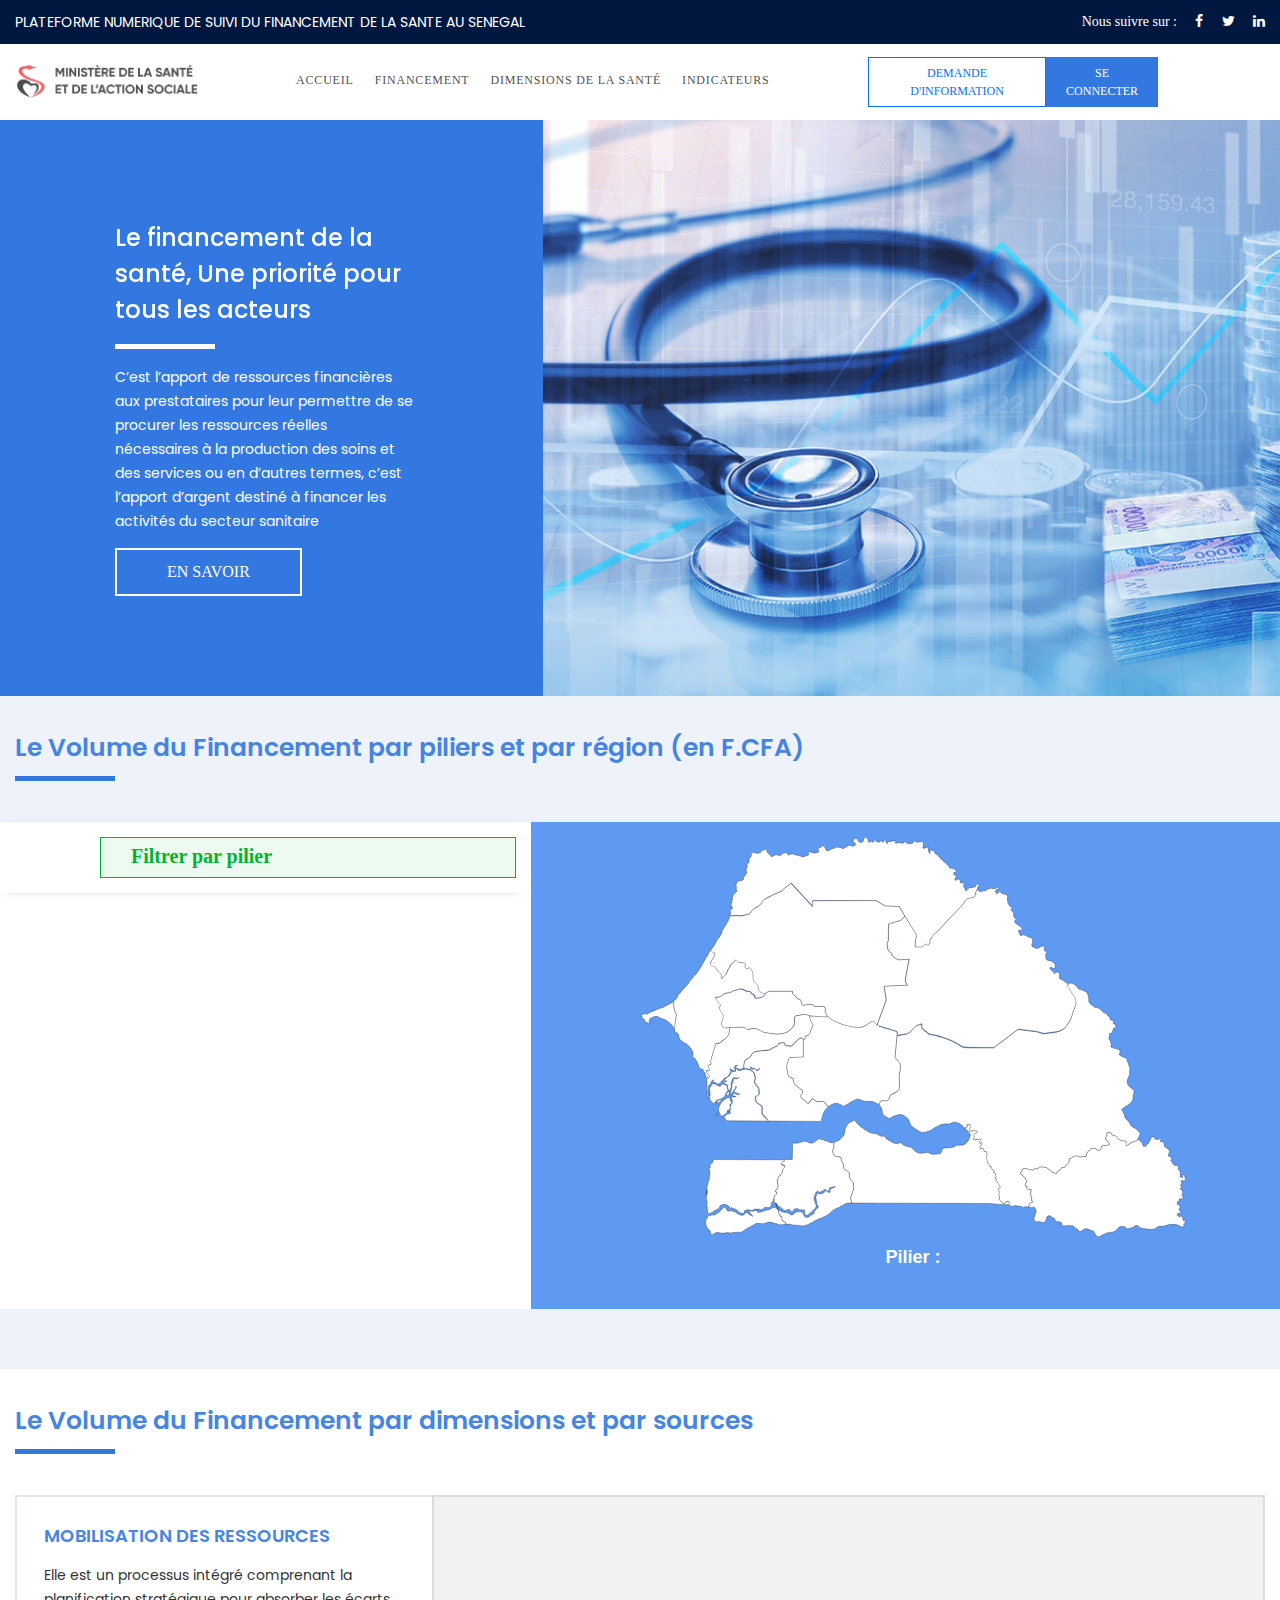
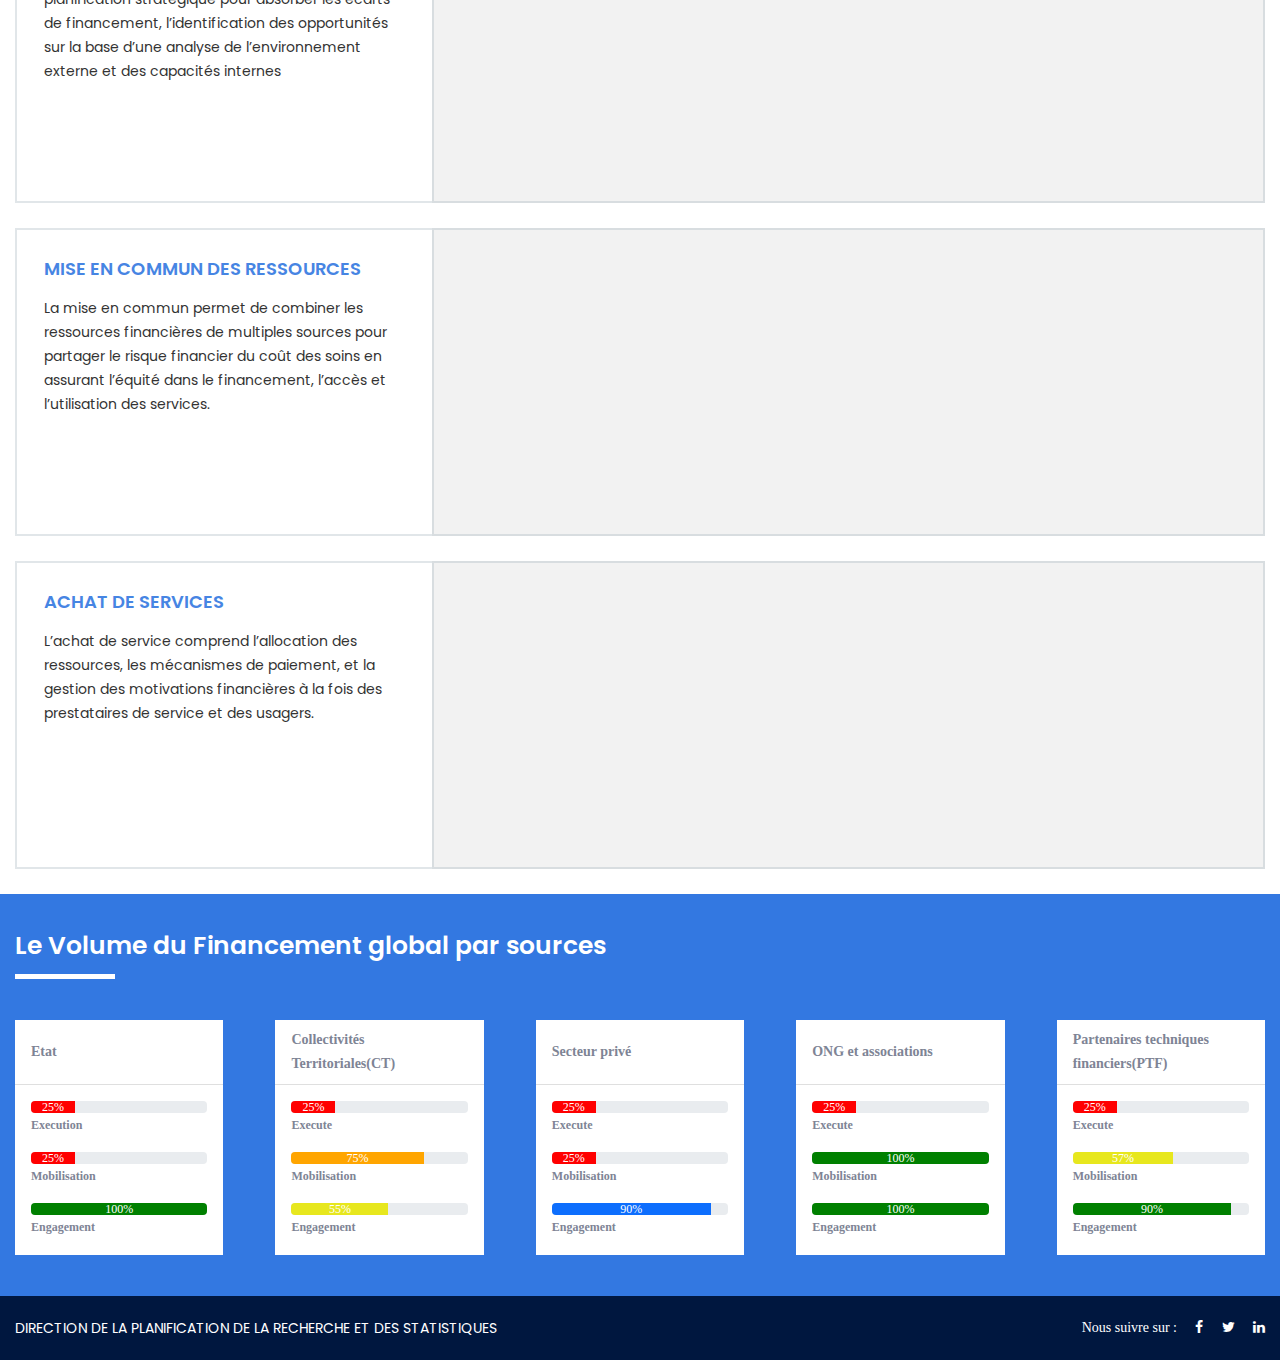
<file: index.html>
<!doctype html>
<html data-n-head-ssr>
  <head>
    <title>MSAS | Ministère de la santé et de l'action sociale</title><meta data-n-head="ssr" charset="utf-8"><meta data-n-head="ssr" name="viewport" content="width=device-width,initial-scale=1"><meta data-n-head="ssr" data-hid="description" name="description" content=""><link data-n-head="ssr" rel="icon" type="image/x-icon" href="/favicon.png"><link rel="preload" href="/_nuxt/7a38ced.js" as="script"><link rel="preload" href="/_nuxt/130b526.js" as="script"><link rel="preload" href="/_nuxt/css/7d847ba.css" as="style"><link rel="preload" href="/_nuxt/28d764e.js" as="script"><link rel="preload" href="/_nuxt/css/c59cf1f.css" as="style"><link rel="preload" href="/_nuxt/5bea5b9.js" as="script"><link rel="preload" href="/_nuxt/css/39e97c9.css" as="style"><link rel="preload" href="/_nuxt/3b9bfe3.js" as="script"><link rel="preload" href="/_nuxt/178f3a6.js" as="script"><link rel="preload" href="/_nuxt/css/dae217c.css" as="style"><link rel="preload" href="/_nuxt/8cd1365.js" as="script"><link rel="preload" href="/_nuxt/css/5641845.css" as="style"><link rel="preload" href="/_nuxt/ebcf735.js" as="script"><link rel="preload" href="/_nuxt/9b8b336.js" as="script"><link rel="preload" href="/_nuxt/css/1393de3.css" as="style"><link rel="preload" href="/_nuxt/a1afd73.js" as="script"><link rel="stylesheet" href="/_nuxt/css/7d847ba.css"><link rel="stylesheet" href="/_nuxt/css/c59cf1f.css"><link rel="stylesheet" href="/_nuxt/css/39e97c9.css"><link rel="stylesheet" href="/_nuxt/css/dae217c.css"><link rel="stylesheet" href="/_nuxt/css/5641845.css"><link rel="stylesheet" href="/_nuxt/css/1393de3.css"><link rel="preload" href="/_nuxt/static/1669289388/payload.js" as="script"><link rel="preload" href="/_nuxt/static/1669289388/manifest.js" as="script">
  </head>
  <body>
    <div data-server-rendered="true" id="__nuxt"><!----><div id="__layout"><div><div class="home-page-wrapper bg-grey"><div class="bg-white" data-v-357ce391><header class="header-area" data-v-357ce391><div class="header-top-area header-padding-2 d-none d-lg-block custom-bg" data-v-357ce391><div class="container" data-v-357ce391><div class="header-top-inner row" data-v-357ce391><div class="col-10" data-v-357ce391><p class="text-white" data-v-357ce391>PLATEFORME NUMERIQUE DE SUIVI DU FINANCEMENT DE LA SANTE AU SENEGAL</p></div> <div class="col-2 d-flex justify-content-between" data-v-357ce391><span class="text-white" data-v-357ce391>Nous suivre sur : </span> <a href="#" data-v-357ce391><i class="fa fa-facebook text-white" data-v-357ce391></i></a> <a href="#" data-v-357ce391><i class="fa fa-twitter text-white" data-v-357ce391></i></a> <a href="#" data-v-357ce391><i class="fa fa-linkedin text-white" data-v-357ce391></i></a></div></div></div></div> <div class="header-padding-1 sticky-bar header-res-padding clearfix" data-v-357ce391><div class="container" data-v-357ce391><div class="row d-flex justify-content-between" data-v-357ce391><div class="col-lg-2 col-md-2 col-sm-12" data-v-357ce391><div class="logo" data-v-357ce391><a href="/" aria-current="page" class="nuxt-link-exact-active nuxt-link-active" data-v-357ce391><img src="/img/logo/logo.png" alt="flone logo" data-v-357ce391></a></div></div> <div class="col-lg-6 col-md-6 col-sm-12 d-none d-lg-block" data-v-357ce391><div class="main-menu" data-v-357ce391><nav data-v-357ce391><ul data-v-2152a542 data-v-357ce391><li data-v-2152a542><a href="/" data-v-2152a542>Accueil<i data-v-2152a542></i></a> <!----></li><li data-v-2152a542><a href="/" data-v-2152a542>Financement<i data-v-2152a542></i></a> <!----></li><li data-v-2152a542><a href="/" data-v-2152a542>Dimensions de la santé<i data-v-2152a542></i></a> <!----></li><li data-v-2152a542><a href="/" data-v-2152a542>Indicateurs<i data-v-2152a542></i></a> <!----></li></ul></nav></div></div> <div class="col-lg-3 col-md-3 col-sm-12 d-flex justify-content-between align-items-center" data-v-357ce391><div data-v-357ce391><button type="button" class="btn btn-outline-primary custom-btn-outline-primary mr-2">
        DEMANDE D'INFORMATION</button> <modal name="demande" width="50%" scrollable="true" height="auto"><!----></modal></div> <a target="_blank" href="https://admin-msas.vercel.app" class="btn btn-primary custom-btn-primary" data-v-357ce391>SE CONNECTER</a></div> <div class="col-lg-1 col-md-1 col-sm-12" data-v-357ce391><div class="header-right-wrap" data-v-357ce391><div class="same-style mobile-menu-toggler d-block d-lg-none" data-v-357ce391><button class="mobile-aside-button" data-v-357ce391><i class="pe-7s-menu" data-v-357ce391></i></button></div></div></div></div></div></div></header> <!----></div> <div id="accueil" class="slider-area nav-style-1" data-v-649b8c20><div class="swiper-container row" data-v-649b8c20><div class="swiper-wrapper"><div class="single-slider col-12 bg-green bg-slide-1 swiper-slide" data-v-649b8c20><div class="row d-flex" data-v-649b8c20><div class="col-lg-5 col-md-5 col-sm-12 custom-container pt-100 pb-100" data-v-649b8c20><div class="slider-animation-1" data-v-649b8c20><p class="custom-title-slider" data-v-649b8c20>Le financement de la santé, Une priorité pour tous les acteurs</p> <hr class="custom-hr bg-white" data-v-649b8c20> <p class="custom-text-slider" data-v-649b8c20>
                                C’est l’apport de ressources financières aux prestataires pour leur permettre de se procurer les ressources réelles nécessaires à la production des soins et des services ou en d’autres termes, c’est l’apport d’argent destiné à financer les activités du secteur sanitaire
                            </p> <div class="slider-btn" data-v-649b8c20><a href="/" data-v-649b8c20>EN SAVOIR</a></div></div></div> <div class="bg-slide-1-1 col-lg-7 col-md-7 col-sm-12 m-0 p-0" data-v-649b8c20></div></div></div> <div class="hero-slider-nav swiper-button-prev custom-nav" data-v-649b8c20><i class="pe-7s-angle-left" data-v-649b8c20></i></div> <div class="hero-slider-nav swiper-button-next custom-nav" data-v-649b8c20><i class="pe-7s-angle-right" data-v-649b8c20></i></div></div></div></div> <div id="financements" class="mb-60" data-v-d85d7816><div class="container" data-v-d85d7816><div class="row align-items-center pt-40 pb-25 d-flex justify-content-start" data-v-d85d7816><div class="col-lg-12 col-md-12 col-sm-12" data-v-d85d7816><p class="text-blue custom-title font-weight-600" data-v-d85d7816>Le Volume du Financement  par piliers et par région (en F.CFA)</p> <hr class="custom-hr bg-blue" data-v-d85d7816></div></div></div> <div class="bg-white" data-v-d85d7816><div class="row align-items-start d-flex" data-v-d85d7816><div class="col-lg-5 col-md-5 col-sm-12 mr-0 pr-0" data-v-d85d7816><div class="custom-top-card pt-15 pb-15 pl-100 pr-15" data-v-d85d7816><div class="custom-bloc-chiffre border-green bg-green" data-v-d85d7816><span class="custom-chiffre text-green" data-v-d85d7816>Filtrer par pilier</span></div></div> <ul class="list-group list-group-flush pl-100" data-v-d85d7816></ul></div> <div class="col-lg-7 col-md-7 col-sm-12 m-0 pt-15 pl-15 pb-30 d-flex flex-column align-items-center carte" data-v-d85d7816><div data-v-d85d7816><svg version="1.1" id="Calque_1" xmlns="http://www.w3.org/2000/svg" xmlns:xlink="http://www.w3.org/1999/xlink" x="0px" y="0px" viewBox="161 55 933.8 684" xml:space="preserve" preserveAspectRatio="xMidYMid meet" pointer-events="auto" class="svg-carte" data-v-d85d7816><g class="regions" data-v-d85d7816><path id="tamba" title="Tamba" pointer-events="all" stroke-width="1.8" stroke-opacity="0" fill="rgb(247, 251, 255)" stroke="rgb(0, 123, 255)" d="M825.4,687.1c1.4-2.7,0.7-2.1,1.5-4.6c0.3-1,3-1.9,3.9-2c0.3,0,1.9-0.9,1.3-1.7
                        c-0.4-0.6-0.1-0.7-0.9-1.6c-0.9-1.2,0.1-3-0.4-4.5c-0.2-0.6,0.1-0.9-0.6-1.9c-0.9-1.3-0.6-3.4-0.8-5.1c-0.2-1.5,0.2-1.3-0.5-3
                        c-0.6-1.4,1.4-1.7,1.3-3.5c0-0.5,0.4-1.9-1.3-1.1c-0.6,0.3-2.3-1.2-3-1.2c-1.9,0.1-3,0.4-3.9-1.9c-0.3-0.7,2.7-2.7,0.5-2.5
                        c-1.9,0.2-3.6-1.3-2.6-2.8c0.1-2.6,0.2-1.3,1.4-2.9c0.9-1.2,1.6-2.6,1-4.1c-0.2-0.6-1.4-1.1-1.5-2.1c-0.1-1.4-1.4-2.5-2.4-3.2
                        c-1.6-1.1-1.5-2.3-2.5-3.2c-0.9-0.8-1.8-2.4-3.3-2.7c-0.5-0.1-2.3-1.2-1.1-2.3c2.1-1.9,2.8-1.3,2.8-4.5c0-1.5,1.2-2.8,2.7-2.2
                        c1.8,0.7,2.4-2.3,6.3,0.5c1.1,0.8,4.2,1.3,5.6,1.3c2.6,0.1,2.8,2,5.9-1.1c2.1-2,4.7,0.7,6.8-1.4c1-1,3.1-2.7,4.5-2.1
                        c0.7,0.3,3.8-0.8,4.7,0.1c1.4,1.2,3.6-1.1,5.9,1.2c1.5,1.3,3.2,2.5,5,3.4c2.1,1.2,2.5,4,5.2,4.1c3.3,0.2,4.3,3,6.4,1.9
                        c1.5-0.7,0-3.3,2.9-4.2c1.2-0.4,2.2,0.2,3-1.3c0.7-1.3,0.1-1.7,1.9-3.2c0.2-0.2,0.5-0.3,0.7-0.5c2.9-1.9,1.9-0.6,4.4-0.8
                        c2-0.2,1.9-3.6,3.9-4.5c0,0,3.1-2.8,3.8-3.2c0.9-0.6,1.3-1.7,1-2.8c-0.5-1.2,0.2-2.5,0.3-3.9c0.3-2,3-0.5,5.3-3.2
                        c0.6-0.8,1.5-1.3,2.5-1.2c2.2,0.4,4.1-2.8,7.3-0.2c0.2,0.2,1.7,0.5,2.3,0.8c1.7,0.8,4.2-0.5,6.5-0.5c2.1,0,6.2,0.8,5.4-2.6
                        c-0.5-1.4,0-3.1,1.2-4c1.3-0.8,1.1-2.8,4.1-4.3c2.1-1,0.9-3,4.6-3.1c1.8-0.1,4.7-0.9,6,1c0.5,0.5,1,0.8,1.6,1.1
                        c2.2,1.1,3.4,1.9,5.5,0.6c0.9-0.5,2.5-4.1,2.9-5.2c0.9-2.3,2.2-2.8,4.6-2.3c0.8,0.2,4.3-0.6,5.6-0.7c0.9-0.1,2.9-0.7,2.9-1.7
                        c0-2.3,0-0.8-0.9-2.6c-0.1-0.2-0.5-0.2-0.8-0.9c-1.1-2.4-5.6-4.7-4.6-7c0.4-1.5,1.1-2.9,1.9-4.1l0.1-0.3c0.2-1.2,0.3-2.5,0.4-3.7
                        c0.2-2.7,0.8-1.8,2.6-1.7c1.3,0.1,2.6,0.4,3.8,0.9c2,1-0.1,4.7,7.3,5c1.1,0.1,2.1,0.8,2.6,1.8c1.6,4,4.2,4.9,8,6
                        c2.4,0.7,3.3,1.6,6.2,1c2.7-0.5,1.8,1.4,2,3.6c0.1,0.9-0.5,4.4,0.5,4.3c3.6-0.2,4-2.6,7.3-4.4c2.7-1.4,5.5-2.5,8.4-3.5
                        c0.6-0.2,1.6-0.7,2-0.8l1.9-2.4l0,0c0-0.3,0.2-0.4,0.3-0.6c0.3-0.7,0.6-1,0.8-1.7c0.1-0.3,0.2-0.5,0.3-0.8c0.2-0.6,0.4-1,0.7-1.6
                        c0.2-0.4,0.4-0.8,0.6-1.2c0.2-0.3,0.2-0.6,0.4-0.9c0.1-0.2,0.3-0.4,0.4-0.6c0.1-0.3,0.2-0.7,0.2-1.1c0.1-0.3,0.1-0.6,0.1-0.9
                        c0-0.7-0.2-1.4-0.6-2c-0.2-0.4-0.5-0.8-0.8-1.1c-1-0.6-1.8-1.4-2.6-2.2c-0.4-0.5-0.8-0.9-1.3-1.3c-0.2-0.2-0.4-0.2-0.6-0.4
                        c-0.7-0.6-1.1-1-1.9-1.6c-0.2-0.1-0.2-0.3-0.4-0.4c-0.3-0.2-0.5-0.2-0.8-0.4c-0.2-0.1-0.4-0.3-0.6-0.4c-0.5-0.2-0.8-0.5-1.3-0.7
                        c-0.6-0.3-1-0.4-1.7-0.8c-0.5-0.3-0.8-0.5-1.2-0.8c-0.6-0.3-1.1-0.7-1.5-1.3c-0.4-0.8-0.5-1.3-1-2.1c-0.5-0.9-1-1.4-1.5-2.3
                        c-0.3-0.6-0.5-0.9-0.8-1.6c-0.5-0.9-1.2-1.8-2-2.5c-0.4-0.3-0.5-0.7-0.9-1c-0.7-0.5-1.4-1.1-2-1.7c-0.3-0.3-0.5-0.7-0.7-1.1
                        c-0.2-0.3-0.5-0.5-0.7-0.8c-0.3-0.5-0.7-1.1-0.9-1.7c-0.3-0.7-0.5-1.4-0.6-2.2c0-0.2-0.1-0.4-0.2-0.6c-0.1-0.9-0.3-1.7-0.6-2.5
                        c-0.1-0.4-0.2-0.7-0.3-1c-0.3-0.6-0.4-0.9-0.7-1.5c-0.2-0.3-0.4-0.6-0.6-0.8c-0.3-0.6-0.7-1.3-0.9-1.9c-0.1-0.2-0.3-0.4-0.4-0.6
                        c-0.1-0.2-0.3-0.2-0.4-0.4c-0.3-0.7-0.7-1.3-1.2-1.8c0.5-0.4,0.9-0.7,1.5-1c0.6-0.3,0.8-0.8,1.5-1.1c1.1-0.7,1.7-1.1,2.8-1.8
                        c0.7-0.4,1.4-0.9,2.1-1.4c0.5-0.4,1-0.8,1.6-1.2c0.4-0.2,0.7-0.3,1-0.5c0.4-0.3,0.8-0.5,1.2-0.8c0.4-0.3,0.8-0.7,1.2-1.1
                        c0.6-0.6,1-0.8,1.7-1.3c0.5-0.4,0.6-0.8,1.1-1.2c0.6-0.6,0.9-1,1.5-1.6c0.2-0.3,0.4-0.5,0.5-0.8c0.3-0.6,0.5-0.9,0.8-1.5
                        c0.1-0.3,0.3-0.4,0.5-0.6c0.6-0.9,0.8-1.9,0.7-2.9c0-0.5,0-0.8-0.1-1.3l0.1-0.2v-1c0-0.6,0.1-0.9,0.2-1.4c0-1,0.1-2,0.3-3
                        c0.2-0.8,0.7-1.1,0.9-1.9c0.1-0.2,0.1-0.4,0.1-0.6c0.1-0.7,0.2-1.5,0.2-2.2c0.1-0.7,0-1.4-0.2-2c-0.2-0.6-0.7-0.8-1.2-1.3
                        c-0.3-0.3-0.6-0.6-1-0.9c-0.9-0.6-1.7-1.3-2.4-2.1c-0.8-0.7-1.3-0.9-2.2-1.6c-0.7-0.5-1.3-1-1.8-1.7c-0.4-0.4-0.8-0.8-1.1-1.2
                        c-0.3-0.5-0.4-0.8-0.6-1.2c-0.3-0.4-0.5-0.9-0.6-1.3c-0.1-0.4-0.1-0.6-0.2-1c-0.2-0.8-0.3-1.7-0.3-2.5c0-0.8,0.1-1.7,0.3-2.5
                        c0-1,0.3-1.9,0.8-2.8c0.2-0.4,0.4-0.8,0.6-1.2c0.5-1.1,0.8-1.7,1.2-2.9c0.1-0.3,0.3-0.4,0.5-0.6c0.1-0.2,0.3-0.5,0.4-0.8
                        c0.2-0.3,0.3-0.7,0.3-1v-1l-0.2-1.6v-1.4l0.5-4v-1.3l0.2-1l0-1.2l-5-14c-0.2-0.6-0.3-1-0.5-1.7c-0.2-0.4-0.2-0.8-0.3-1.2
                        c0-0.2,0.1-0.4-0.1-0.5c-0.1-0.1-0.1,0-0.2-0.1c-0.3-0.1-0.5-0.1-0.8-0.1c-0.6-0.1-1.1-0.2-1.7-0.4c-0.7-0.2-1.1-0.5-1.9-0.8
                        c-0.6-0.2-1.1-0.4-1.7-0.6c-0.1,0-0.1,0-0.2-0.1c-0.3-0.2-0.7-0.4-1-0.6c-0.7-0.2-1.4-0.5-2.1-0.8c-0.3-0.2-0.5-0.4-0.8-0.6
                        c-0.4-0.2-0.7-0.3-0.9-0.7c-0.2-0.5-0.3-1.1-0.3-1.7c-0.3,0-0.4,0-0.7-0.1c-0.1,0-0.3,0-0.4-0.1c-0.1-0.1-0.1-0.3-0.1-0.5
                        c0.3-0.4,0.8-0.8,1.3-1c0.3-0.2,0.5-0.2,0.8-0.3c-0.4-0.9-0.6-1.8-0.7-2.7c0-0.8,0.4-1.2,0.4-1.9c0-0.5-0.5-0.7-0.9-0.8
                        c-0.3-0.1-0.6-0.2-0.9-0.2h-1.6c-0.4,0-0.6-0.4-0.7-0.8c-0.1-0.2-0.2-0.4-0.2-0.6c0-0.1,0-0.3-0.1-0.4c-0.1-0.2-0.3-0.4-0.6-0.4
                        c-0.7,0-1.1,0.2-1.7,0.2h-1c-0.3,0-0.5,0.1-0.8,0.1c-0.7,0-1.1-0.4-1.7-0.8c-0.6-0.3-1.2-0.5-1.9-0.6c-0.6-0.1-1,0.1-1.6-0.2
                        c-0.1-0.1-0.3-0.2-0.4-0.3c-0.4-0.2-0.8-0.5-1.2-0.8c-0.2-0.1-0.3-0.3-0.3-0.6c0-0.9,0.1-1.7,0.3-2.5c0.3-0.6,0.5-1.3,0.5-2
                        c0-0.5-0.3-0.8-0.6-1.2c-0.2-0.3-0.2-0.5-0.4-0.8c-0.4-0.6-0.6-1.2-0.6-1.9v-1.8c0-0.6-0.6-0.8-1.1-1c-0.2-0.1-0.3-0.2-0.4-0.4
                        c-0.3-0.2-0.5-0.5-0.7-0.7c-0.3-0.3-0.5-0.7-0.6-1.1c0-1.2,0.7-1.8,0.8-3c0.1-0.7,0.3-1.1,0.4-1.8c0.1-0.5,0.1-1,0.1-1.5
                        c0-0.6,0-1.2-0.1-1.9c0-0.1-0.1-0.3-0.1-0.4c0-0.6,0.7-0.7,1.2-0.8c0.6-0.1,0.9-0.2,1.6-0.3s1,0,1.6-0.3c0.1,0,0.2,0,0.2-0.1
                        c0.2-0.2,0-0.5,0.1-0.8c0-0.2,0.1-0.3,0.1-0.5v-1.3c0-0.5,0.3-0.7,0.6-1.1c0.2-0.3,0.4-0.5,0.6-0.8c0.2-0.4,0.3-0.8,0.3-1.2
                        c0.2-0.8,0-1.6,0.7-2.1c0.5-0.3,0.9-0.4,1.5-0.5c0.3-0.1,0.4-0.3,0.6-0.4c0.8-0.4,1.3-1.2,1.5-2c0.2-0.7,0.2-1.1,0.4-1.8
                        c0.1-0.3,0.2-0.4,0.2-0.7c0-0.6-0.5-0.8-1-1c-0.4-0.1-0.8-0.3-1.2-0.5c-0.5-0.3-1-0.6-1.5-0.9c-0.3-0.2-0.7-0.1-1-0.4
                        c-0.2-0.1-0.4-0.4-0.4-0.7c0-0.6,0.4-1,0.9-1.3c0.4-0.2,0.7-0.5,1.1-0.7c0.3-0.2,0.4-0.5,0.4-0.8c0-0.5-0.5-0.6-0.9-0.7
                        c-0.3-0.1-0.6-0.2-0.9-0.3c-0.5,0-0.9-0.2-1.3-0.4c-0.4-0.2-0.5-0.5-0.8-0.7c-0.7-0.2-1.4-0.4-2.1-0.4c-0.8-0.2-1.3-0.8-1.3-1.6
                        c0-0.1-0.1-0.1-0.1-0.2v-2.6c0-0.9-0.8-1.2-1.6-1.5c-0.7-0.3-1.4-0.6-2.1-1.1c-0.5-0.3-0.9-0.6-0.9-1.1c0-0.8,0.5-1.1,0.5-1.9l0,0
                        c-0.3-0.1-0.6-0.3-0.9-0.4c-1-0.2-1.9-0.5-2.8-0.8c-0.8-0.3-1.6-0.8-2.3-1.2c-0.8-0.4-1.5-0.9-2.2-1.4c-0.5-0.4-0.6-0.8-1.1-1.2
                        c-0.2-0.2-0.4-0.4-0.6-0.6c-0.7-0.8-1.1-1.3-1.8-2.1c-0.7-0.8-1.4-1.4-2.3-1.9c-0.4-0.3-0.8-0.5-1.2-0.6c-0.6-0.2-0.9-0.3-1.5-0.4
                        c-0.3-0.1-0.5-0.2-0.8-0.3c-0.6-0.1-1.2-0.1-1.8-0.2c-0.5-0.1-0.8-0.1-1.3-0.2c-0.9-0.2-1.7-0.6-2.3-1.3c-0.2-0.2-0.5-0.4-0.8-0.5
                        c-0.4-0.4-0.8-0.7-1.2-0.9c-0.8-0.5-1.1-0.8-1.9-1.3c-0.2-0.2-0.4-0.4-0.6-0.6c-0.5-0.5-0.9-0.8-1.5-1.3c-0.5-0.4-1-0.8-1.4-1.3
                        c-0.2-0.4-0.5-0.7-0.7-1c-0.6-0.5-1-1.1-1.2-1.8c0-0.4,0-0.8,0-1.2v-3.8c0-0.8-0.1-1.6-0.3-2.3c-0.1-0.6-0.2-1.1-0.3-1.7
                        c-0.1-0.4-0.2-0.7-0.3-1.1c-0.3-0.9-0.6-1.7-1-2.5c-0.3-0.9-0.7-1.8-1.2-2.6c-0.4-0.8-1-1.5-1.8-1.9c-0.6-0.3-1-0.4-1.6-0.7
                        c-0.5-0.2-1-0.4-1.4-0.7c-0.5-0.3-1.1-0.6-1.7-0.8c-0.3-0.2-0.5-0.3-0.9-0.4c-0.9-0.4-1.8-0.6-2.8-0.8c-0.6-0.1-0.9-0.3-1.5-0.4
                        c-0.6,0-1.3-0.2-1.8-0.6c-0.6-0.4-1.1-0.9-1.6-1.3c-0.6-0.5-1.1-1.1-1.6-1.7c-0.6-0.8-1.2-1.1-1.8-1.9c-0.3-0.5-0.6-0.9-0.9-1.3
                        c-0.6-0.7-1.3-1.3-2.1-1.7c-0.3-0.2-0.5-0.2-0.8-0.4c-0.2-0.1-0.4-0.2-0.6-0.3c-0.2-0.1-0.2-0.2-0.4-0.3c-0.4-0.2-0.6-0.2-1-0.4
                        c-1-0.3-1.6-0.4-2.5-0.7c-0.2-0.1-0.4-0.2-0.7-0.3c-0.2-0.1-0.4-0.1-0.7-0.1c-0.4-0.1-0.8-0.2-1.2-0.2c-0.7,0-1,0.5-1.5,0.9
                        c-0.1,0.1-0.3,0.3-0.4,0.4c-0.4,0.4-0.8,0.6-1,1.1c-0.1,0.2-0.2,0.4-0.4,0.6l0.1-0.1c-0.1,0.4-1.3,1.1-1.4,1.5
                        c-0.3,1.5,1.1,3.2,2.1,4.2c1.1,1.5,2,3.2,2.7,4.9c0.3,0.9,1.5,2.5,1.9,3.5c0.2,0.5,4.2,5.7,4.6,6.1c0.7,0.6,0.6,0.9,1,1.2
                        c1.8,2,0.8,5.3,1.5,7.1c0.8,2,1,0.6,1,3.3c-0.3,1.9-0.8,3.8-1.5,5.6c-1.6,3.2-2.2,6.7-3.5,10l-4.5,13.2l-9.2,13.9l-9.5,5.3l-4.7,1.4
                        l-22.2,3l-11.4-3.4l-32.3-4.1l-5.8,4.3l-35.9,27.2l-37.9-0.1c-0.7,0-1.2-0.1-1.9-0.1c-3.9,0.1-7.8-0.1-11.6-0.8
                        c-2.6-0.6-5.1-1.8-7.2-3.4c-0.9-0.7-1.8-1.3-2.8-1.9c-1.1-0.8-2.3-1.1-3.3-1.8c-1.6-1.1-4.6-2.1-6.5-3.3c-1.3-0.8-4.2-1.6-5.4-2.2
                        c-2.4-1.4-5.1-1.9-7.7-3c-1.5-0.7-3.9-1.1-5-1.6c-1.2-0.5-2.5-0.9-3.8-1.2c-4.2-1.3-8.6-2.2-13-2.7c-0.3-0.1-0.7-0.3-1.1-0.3
                        c-2.8-0.7-2.9-1.1-5.1-2.1c-2.1-0.9-2.8-3.3-4.3-3.5c-2.8-0.4-1-2.1-4.1-3.5c-2.3-1.1-2.5-3.7-2.3-6.1c0-0.8-0.1-1.5-0.3-2.3
                        c0.1-1.5-3.3,0.4-4.3,0.7c-0.9,0.2-1.8,0.5-2.7,0.9c-3.6,1.5-3.4,2.5-6,4.7c-0.1,0.1-3.8,4-3.9,4.1c-0.8,1.2-3.1,2.7-3.4,3.1
                        c-0.9,1.1-3.4,1.9-4.7,2.5c-2.6,0.8-5.3,1.4-8,1.6c-1.4,0.2-2.8,0.4-4.2,0.8c-1.6,0.2-3.3,0.4-4.9,0.7l0,0l-3.4,37.2
                        c0.9,1.4,2,2.7,3.1,3.9c0,0,4.1,4.5,4.2,4.5c0.8,1,1.4,2.2,1.7,3.5c0.8,3-0.4,12.8-1.4,15.9c-0.6,2.8-0.8,5.6-0.5,8.5
                        c0.2,1.3,0.1,2.6,0.4,4.1c0,0.2,0.1,0.5,0.1,0.8c0.4,3.2,0,6.7,0.1,10c0.1,1.7-1.8,5.3-3.4,6c-0.2,0.1-2.3,1.9-3.1,2.4
                        c-1.6,1.1-3.3,2-5.1,2.7c-1.5,0.5-4.7,2.6-4.9,4.3c-0.2,1.4-1.3,4.7-2.5,5.6c-1.8,1.3-1.6,1.6-4.2,1.6c-1.6,0.1-3.2,0-4.7-0.3
                        c-1.9-0.4-5.2,1.3-5.4,3.1c0,0-1.6,3.9-1.7,4.1l0,0c0.2,0.2,0.4,0.4,0.6,0.6c0.3,0.3,0.6,0.6,0.9,1c0.3,0.4,0.6,0.6,0.8,1
                        c0.1,0.2,0.1,0.3,0.2,0.5c0.3,0.5,0.6,0.8,1,1.3c0.1,0.1,0.2,0.1,0.2,0.2c0.4,0.6,0.5,1,0.9,1.7c0.1,0.2,0.2,0.4,0.3,0.6
                        c0.2,0.7,0.4,1.4,0.5,2.1c0.2,1.1,0.4,2.2,0.5,3.3c0.1,0.8,0,1.3,0.2,2.1c0,0.2,0,0.4,0.1,0.7c0.1,0.4,0.2,0.7,0.4,1
                        c0.2,0.6,0.5,1,1,1.3c0.3,0.2,0.5,0.4,0.8,0.6c0.3,0.2,0.5,0.3,0.8,0.5c0.8,0.5,1.1,1,1.9,1.5c0.2,0.1,0.4,0.2,0.6,0.4
                        c0.3,0.2,0.7,0.5,1,0.7c0.8,0.4,1.3,0.5,2.1,0.9c0.2,0.1,0.4,0.3,0.6,0.4c0.5,0.3,1.1,0.6,1.8,0.8c0.2,0.1,0.5,0.1,0.7,0.2
                        c0.5-0.1,1-0.2,1.3-0.5c0.9-0.4,1.4-0.7,2.3-1.1c0.5-0.3,0.8-0.5,1.2-0.8c0.3-0.2,0.4-0.4,0.6-0.6c0.6-0.4,0.9-0.6,1.5-0.9
                        c0.1,0,0.1,0.1,0.2,0.1c0.1,0,0.1-0.2,0.2-0.2c0.4-0.2,0.8-0.3,1.2-0.4c0.4-0.1,0.9-0.1,1.3-0.3c1-0.3,1.6-0.5,2.6-0.8
                        c0.7-0.2,1.1-0.5,1.9-0.7c0.3-0.1,0.4-0.1,0.7-0.2c0.9-0.2,1.8-0.3,2.7-0.3c0.9,0,1.7,0.1,2.6,0.3c0.3,0,0.4,0.1,0.7,0.2
                        c0.8,0.1,1.6,0.2,2.3,0.5c0.7,0.3,1.3,0.7,1.9,1.1c0.1,0.1,0.3,0.3,0.4,0.4c0.4,0.2,0.7,0.4,1,0.7c0.2,0.1,0.2,0.3,0.4,0.4
                        c0.6,0.4,1,0.5,1.7,0.9c0.5,0.3,0.8,0.7,1.2,1c0.2,0.1,0.4,0.3,0.6,0.5c0.3,0.3,0.4,0.5,0.7,0.8c0.3,0.3,0.5,0.4,0.8,0.7
                        c0.2,0.2,0.3,0.4,0.4,0.6c0.3,0.4,0.6,0.9,0.8,1.3c0.4,1,0.5,1.6,0.8,2.5c0.2,0.6,0.5,0.9,0.7,1.5c0.2,0.5,0.3,0.8,0.4,1.3
                        c0.2,1,0.6,1.9,1.1,2.7c0.2,0.4,0.4,0.7,0.7,1c0.3,0.3,0.5,0.5,0.8,0.7c0.4,0.4,0.7,0.7,1.1,1.1c0.5,0.5,1.1,1,1.7,1.4
                        c0.4,0.3,0.7,0.5,1.1,0.8c0.3,0.2,0.4,0.4,0.7,0.6c0.5,0.3,1,0.7,1.5,1.2c0.9,0.7,1.9,1.4,3,1.9c1,0.6,1.5,1.1,2.5,1.6
                        c1.1,0.6,1.7,0.9,2.8,1.5c0.5,0.3,0.8,0.4,1.3,0.6s0.7,0.5,1.2,0.7c0.6,0.2,1.2,0.3,1.9,0.3c0.7,0,1.5-0.1,2.2-0.2
                        c0.3-0.1,0.5,0,0.9-0.1s0.5-0.1,0.9-0.2c0.4-0.1,0.7-0.2,1.1-0.3c0.6-0.1,0.9-0.3,1.5-0.4c0.2,0,0.5,0,0.7-0.1
                        c0.2-0.1,0.4-0.1,0.6-0.2c0.4-0.1,0.7-0.2,1-0.3c0.4-0.1,0.7-0.2,1-0.3c0.9-0.4,1.9-0.7,2.8-0.9c0.3-0.1,0.6-0.3,0.9-0.4
                        c0.5-0.2,0.9-0.4,1.3-0.7c0.4-0.3,0.8-0.6,1.2-0.9c0.2-0.1,0.3-0.1,0.5-0.2c0.4-0.3,0.8-0.7,1.1-1.1c0.5-0.5,1.1-0.9,1.7-1.2
                        c0.3-0.2,0.5-0.4,0.8-0.6c0.7-0.4,1.5-0.7,2.2-1c0.3-0.1,0.4-0.3,0.7-0.4c0.8-0.4,1.3-0.6,2.1-0.9c0.3-0.2,0.6-0.3,0.9-0.5
                        c0.4-0.2,0.6-0.3,1-0.5c0.9-0.5,1.4-0.6,2.3-1.1c1-0.5,2.1-1,3.2-1.3c0.7-0.2,1.4-0.4,2.1-0.5c0.4-0.1,0.7-0.1,1.1-0.2
                        c0.4-0.1,0.7-0.1,1.1-0.2c0.8-0.1,1.6-0.2,2.4-0.2c1.6,0,2.6,0.2,4.2,0.2c0.5,0,1.1,0,1.6-0.1c0.4-0.1,0.7-0.2,1.1-0.4
                        c0.5-0.1,1-0.3,1.5-0.5c0.7-0.3,1.1-0.4,1.8-0.6c0.3-0.1,0.5-0.2,0.9-0.3c0.4-0.2,0.6-0.3,1-0.5c0.9-0.3,1.5-0.4,2.5-0.7
                        c0.4-0.1,0.6-0.2,1-0.3h0.3c0.1,0,0.1-0.1,0.2-0.1c0.2,0,0.4,0,0.6,0c0.4,0,0.5,0.2,0.8,0.4c0.3,0.2,0.7,0.4,1,0.6
                        c0.6,0.3,1.2,0.5,1.9,0.6c1,0.2,2,0.6,3,1c0.2,0.1,0.4,0.2,0.6,0.3c0.7,0.4,1.5,0.8,2.1,1.3c0.2,0.1,0.5,0.3,0.7,0.5
                        c0.4,0.3,0.6,0.6,1,0.9c0.4,0.3,0.7,0.6,1,1c0.4,0.3,0.7,0.6,1,0.9c0.1,0.1,0.1,0.1,0.1,0.2c0.2,0.3,0.5,0.6,0.8,0.8
                        c0.2,0.1,0.3,0.2,0.4,0.4c0.4,0.6,0.9,1.1,1.4,1.6l0,0l2.2-0.2c0.9-0.5,1.6-1.2,2.1-2.1c0.5-1.4-0.6-3.7,1.8-3.7
                        c0.5,0,3.6-0.3,3.4,0.2c-0.1,1-0.3,2-0.5,3c-0.3,0.7,0.6,1.6-0.2,3.5c-0.3,0.9-1,3.3-0.7,4.2c0.1,0.3,0.4,0.9,0.8,0.9
                        c0.1,0.5,4.6-0.9,5.2-1.2c0.7-0.3,3.2-0.3,3.9,0.4c1.1,1,4.4-0.9,3,2.2c-0.5,1.2-7,2.4-4.9,5.9c0.8,1.4-0.6,3.9-1.2,5.2
                        c-1.5,3,2.4,1.6,4.3,1.7c1.7,0,3.4-0.3,5.1-0.8c0.6-0.1,3.7-0.4,3.8,0.6c-1.3,1.8-2.4,2.4-3.4,3.8c-1.7,2.3,1.9,3,3.3,2.1
                        c2-1.3,2.3,0.3,0.7,2.2c-0.9,1.1-3.9,7.4-1.8,7.6c1.4,0.2,3.4-1.4,5.7,0.3c1,0.7-1.5,5.2,2,4.5c1.1-0.2,4.1,0.1,3.2,1.9
                        c-1.2,2.5,1.5,2.8-0.1,5.6c-0.9,1.3-1.2,2.9-0.8,4.4c0.7,2.2,0.8,1.1,1.7,2.4c0.7,1-1.2,2.1,0.3,3.9c0.5,0.6,1.2,2.4,1.8,2.9
                        c2,1.8,1.1,1,0.9,2.8c-0.2,1.9,1,2.9,2.9,2.2c2.2-0.9,1.3,2.9,1.4,3.1c0.6,1.5,3.5,1.4,4.5,3.7c0.4,0.9-2.8,4.4,0.7,3.6
                        c1-0.1,1.8,0.6,1.9,1.6c0,0.3,0,0.6-0.2,0.9c-2,3.5,2.7,2.8,0.1,4.6c-0.5,0.3-2.4,2.7,0.1,2.7c2.2,0,0.6,1.8,0.4,2.8
                        c-0.4,2.5,1.2,3.1,3.1,4.1c0.2,0.1,1.1,1.8,1.9,2.5c1.3,1.3-1,2.3,1.3,3.2c1.6,0.6,2.1,2.9-0.1,3c-1.1,0-1.9,0.9-1.9,2
                        c0,0.2,0,0.3,0.1,0.5c0.3,1.4-1.6,0.9,0.8,3.3c0.2,0.3,0.4,0.6,0.6,0.9c-0.1,1.4-0.3,2.7-0.8,4c-0.4,1.4,1.3,4.7,1,5.9
                        c-0.4,1.5-0.1,5.3,1.8,5.8c3.7,0.9,2,3.7,5.1,4.5c2,0.4,3.3-1.5,4.5-2.3c2.1-1.4,5.2-2.6,6.1,0.7c0.2,0.6-1.2,3-1.2,3.6l0,0
                        c0.3,0.2,0.5,0.5,0.7,0.7c0.3,0.3,0.3,0.8,0.8,0.8c0.5,0,0.6-0.6,1-0.6c0.2,0,0.2,0.2,0.4,0.3c0.4,0.4,0.7,0.8,1.1,1.1
                        c0.4,0.3,0.8,0.5,1.3,0.6c0.4,0,0.8-0.1,1.2-0.2c0.5,0,1.1-0.1,1.6-0.3c0.4-0.1,0.8-0.3,1.1-0.5c0.6-0.3,0.9-0.7,1.5-0.7
                        c0.1,0,0.1,0.1,0.2,0.1c0.2,0.1,0.5,0.1,0.7,0.1c0.9,0.1,1.4,0.1,2.3,0.3c0.1,0,0.2,0.1,0.3,0.1c0.3,0,0.6,0.1,0.8,0.2
                        c0.6,0.2,1,0.3,1.6,0.4c0.9,0.2,1.4,0.7,2.3,0.7c0.6,0,0.8-0.5,1.3-0.8c0.2-0.1,0.2-0.2,0.4-0.2s0.3,0.1,0.4,0.2
                        c0.4,0.2,0.7,0.5,1,0.8c0.3,0.3,0.7,0.5,1.1,0.7c0.2,0.1,0.2,0.3,0.4,0.4c0.3,0.1,0.6,0.3,0.9,0.5c0.3,0.2,0.5,0.5,0.9,0.5
                        c0.5,0,0.5-0.5,0.8-0.9c0.2-0.3,0.5-0.4,0.8-0.6l3.5-0.7c0.2,0,0.4,0.1,0.5,0.2c0.5,0.4,0.6,0.8,1.1,1
                        C824.6,687.7,824.8,687.1,825.4,687.1L825.4,687.1z" class="lan" data-v-d85d7816></path> <path id="kedougou" title="Kédougou" pointer-events="all" stroke-width="1.8" stroke-opacity="0" fill="rgb(247, 251, 255)" stroke="rgb(0, 123, 255)" d="M825.4,687.1c1.4-2.7,0.7-2.1,1.5-4.6c0.3-1,3-1.9,4-2c0.3,0,1.9-0.9,1.3-1.7
                        c-0.4-0.6-0.1-0.7-0.9-1.6c-0.9-1.2,0.1-3-0.4-4.5c-0.2-0.6,0.1-0.9-0.6-1.9c-0.9-1.3-0.6-3.4-0.8-5.1c-0.2-1.5,0.2-1.3-0.5-3
                        c-0.6-1.4,1.4-1.7,1.3-3.5c0-0.5,0.4-1.9-1.3-1.1c-0.6,0.3-2.3-1.2-3-1.2c-1.9,0.1-3,0.4-3.9-1.9c-0.3-0.7,2.7-2.7,0.5-2.5
                        c-1.9,0.2-3.6-1.3-2.6-2.8c0.1-2.6,0.2-1.3,1.4-2.9c0.9-1.2,1.6-2.6,1-4.1c-0.2-0.6-1.4-1.1-1.5-2.1c-0.1-1.4-1.4-2.5-2.4-3.2
                        c-1.6-1.1-1.5-2.3-2.5-3.3c-0.9-0.8-1.8-2.4-3.3-2.7c-0.5-0.1-2.3-1.2-1.1-2.3c2.1-1.9,2.8-1.3,2.8-4.5c0-1.5,1.2-2.8,2.7-2.2
                        c1.8,0.7,2.4-2.3,6.3,0.5c1.1,0.8,4.2,1.3,5.6,1.3c2.6,0.1,2.8,2,5.9-1.1c2.1-2,4.7,0.7,6.8-1.4c1-1,3.1-2.7,4.5-2.1
                        c0.7,0.3,3.8-0.8,4.7,0.1c1.4,1.3,3.6-1.1,5.9,1.2c1.5,1.3,3.2,2.5,5,3.4c2.1,1.2,2.5,4,5.2,4.1c3.3,0.2,4.3,3,6.4,1.9
                        c1.5-0.7,0-3.3,2.9-4.2c1.2-0.4,2.2,0.2,3-1.3c0.7-1.3,0.1-1.7,1.9-3.2c0.2-0.2,0.5-0.3,0.7-0.5c2.9-1.9,1.9-0.6,4.4-0.8
                        c2-0.2,1.9-3.7,3.9-4.5c0,0,3.1-2.8,3.8-3.2c0.9-0.6,1.3-1.7,1-2.8c-0.5-1.2,0.2-2.5,0.3-3.9c0.3-2,3-0.5,5.3-3.2
                        c0.6-0.8,1.5-1.3,2.5-1.2c2.2,0.4,4.1-2.8,7.3-0.2c0.2,0.2,1.7,0.5,2.3,0.8c1.7,0.8,4.2-0.5,6.5-0.5c2.1,0,6.2,0.8,5.4-2.6
                        c-0.5-1.4,0-3.1,1.2-4c1.3-0.8,1.1-2.8,4.1-4.3c2.1-1,0.9-3,4.6-3.1c1.8-0.1,4.7-0.9,6,1c0.5,0.5,1,0.8,1.6,1.1
                        c2.2,1.1,3.4,1.9,5.5,0.6c0.9-0.5,2.5-4.1,2.9-5.2c0.9-2.3,2.2-2.8,4.6-2.3c0.8,0.2,4.3-0.6,5.6-0.7c0.9-0.1,2.9-0.7,2.9-1.7
                        c0-2.3,0-0.8-0.9-2.6c-0.1-0.2-0.5-0.2-0.8-0.9c-1.1-2.4-5.6-4.7-4.6-7c0.4-1.5,1.1-2.9,1.9-4.1l0.2-0.3c0.2-1.2,0.3-2.5,0.4-3.7
                        c0.2-2.7,0.8-1.8,2.6-1.7c1.3,0.1,2.6,0.4,3.9,0.9c2,1-0.1,4.7,7.3,5c1.1,0.1,2.1,0.8,2.6,1.8c1.6,4,4.2,4.9,8,6
                        c2.4,0.7,3.3,1.6,6.2,1c2.7-0.5,1.8,1.4,2,3.6c0.1,0.9-0.5,4.4,0.5,4.3c3.6-0.2,4-2.6,7.3-4.4c2.7-1.4,5.5-2.5,8.4-3.5
                        c0.6-0.2,1.6-0.7,2-0.8l1.9-2.4l0,0c0,0.3,0.4,0.5,0.7,0.6c0.4,0.1,0.7,0.3,1,0.6c0.6,0.5,1.2,1,1.7,1.7c0.2,0.4,0.5,0.9,0.8,1.2
                        c0.1,0.2,0.1,0.3,0.3,0.4c0.7,0.4,1.4,0.9,2.1,1.5c0.4,0.4,0.7,0.8,1,1.2c0.2,0.3,0.4,0.5,0.5,0.8c0.1,0.6,0.2,1.1,0.2,1.7
                        c0,0.6,0.2,1.1,0.5,1.7c0.1,0.2,0.2,0.4,0.3,0.6c0.3,0.3,0.8,0.5,1.3,0.4h1c0.3,0,0.5,0.1,0.9,0.1c0.4,0,0.7,0,1.1-0.2
                        c0.6-0.2,0.7-0.7,0.9-1.2c0.3-0.9,0.1-1.7,0.8-2.2c0.3-0.2,0.5-0.3,0.8-0.5c0.3-0.2,0.6-0.3,0.9-0.4c0.3,0,0.6-0.1,0.8-0.2
                        c0.2-0.1,0.4-0.4,0.5-0.6c0.2-0.3,0.4-0.7,0.5-1.1c0.1-0.2,0-0.4,0.1-0.6c0.1-0.5,0.5-0.6,0.8-1c0.2-0.3,0.4-0.6,0.5-0.9
                        c0.5-0.8,0.9-1.2,1.3-2c0.7-1.2,0.5-2.1,0.8-3.4c0.1-0.3,0.3-0.7,0.5-0.9c0.5-0.2,0.7-0.5,1.2-0.7c0.1,0,0.3-0.1,0.4-0.1
                        c0.5-0.1,1-0.2,1.6-0.2c0.3,0,0.6,0,0.9,0.2c0.3,0.1,0.4,0.3,0.6,0.5c0.3,0.1,0.6,0.3,0.8,0.6c0.6,0.7,0.5,1.4,1,2.1
                        c0.2,0.3,0.5,0.3,0.8,0.4c0.1,0,0.1,0.1,0.2,0.1c0.3,0,0.7,0.1,1,0.1c0.3,0,0.4,0.1,0.7,0.2c0.5,0.1,1,0.1,1.5,0.1
                        c0.6,0,1.2-0.1,1.7-0.2c0.1,0,0.1,0.1,0.2,0.1c0.2,0,0.3-0.1,0.4-0.2c0.4-0.1,0.6-0.1,1-0.2c0.6-0.1,0.9-0.5,1.6-0.5
                        c0.2,0,0.5,0.2,0.6,0.4c0.3,0.3,0.5,0.7,0.5,1.1c0,0.3-0.1,0.5-0.3,0.7c-0.2,0.3-0.3,0.5-0.5,0.8c-0.2,0.4-0.5,0.7-0.5,1.1
                        c0,0.2-0.1,0.4,0,0.5c0.2,0.3,0.5,0.3,0.8,0.4c0.3,0.1,0.7,0.2,1.1,0.3h1.3l2.5-0.9c0.1,0.4,0.2,0.9,0.2,1.3
                        c0.1,0.6,0.1,1.2,0.3,1.9c0,0.2,0.2,0.3,0.2,0.5c0.1,0.7,0.3,1.5,0.6,2.2c0.2,0.4,0.4,0.8,0.4,1.2c0,0.4-0.2,0.7-0.2,1.1
                        c0,0.2,0.1,0.4,0.2,0.6c0.1,0.2,0.1,0.3,0.3,0.4c0.1,0.1,0.3,0.1,0.4,0.1c0.1,0.1,0.3,0.2,0.4,0.3c0.4,0.2,0.9,0.4,1.2,0.7
                        c0.3,0.4,0.7,0.8,1.2,1c0.7,0.3,1.2,0.2,1.8,0.6c0.4,0.3,0.8,0.7,1,1.2c0.2,0.3,0.2,0.5,0.3,0.8c0.2,0.3,0.4,0.6,0.6,0.8
                        c0.5,0.6,0.7,1,1.2,1.6c0.3,0.4,0.7,0.6,0.7,1.1c0,0.3-0.2,0.5-0.4,0.7c-0.2,0.3-0.4,0.5-0.6,0.8c-0.3,0.5-0.3,0.8-0.6,1.2
                        c-0.2,0.4-0.3,0.6-0.4,0.9c-0.3,0.5-0.5,1-0.5,1.6c0,0.4,0.2,0.6,0.3,1c0.1,0.6,0,1,0.3,1.5c0.2,0.3,0.4,0.5,0.7,0.6
                        c0.4,0.2,0.8,0.3,1.2,0.4c0.9,0.3,1.3,0.6,2.2,0.9c0.4,0.2,0.6,0.2,1,0.4c0.3,0.1,0.6,0.3,0.7,0.7l-2.4,4.8c0,0.1,0,0.2,0.1,0.3
                        c0.2,0.1,0.4,0.1,0.6,0.2c0.2,0.1,0.4,0.2,0.6,0.4c0.4,0.3,0.8,0.7,1,1.2c0.1,0.6,0.4,0.9,0.5,1.5c0.1,0.4,0.2,0.7,0.3,1.1
                        c0,0.1,0,0.2,0.1,0.2c0.2,0.2,0.4,0.2,0.6,0.4c0.2,0.1,0.2,0.2,0.4,0.4c0.4,0.3,0.8,0.6,1.1,0.9c0.3,0.4,0.2,0.9,0.5,1.2
                        c0.2,0.2,0.5,0.2,0.8,0.2c0.2,0,0.3,0.1,0.4,0.1h1.8c0.4,0,0.8,0.1,1.2,0.2c0.5,0,1,0.1,1.5,0.4c0.2,0.1,0.4,0.3,0.6,0.5
                        c0.3,0.2,0.5,0.5,0.7,0.8c0.1,0.1,0.1,0.3,0.1,0.4c0.2,0.3,0.3,0.7,0.3,1c0,1.1-0.6,1.7-0.6,2.7c0,0.3,0.2,0.6,0.4,0.8
                        c0.4,0.5,0.5,0.8,0.9,1.2c0.6,0.6,1.1,1.3,1.6,2.1c0.1,0.3,0.2,0.6,0.3,0.9c0.1,0.5,0,0.9,0.3,1.2c0.2,0.3,0.5,0.5,0.8,0.7
                        c0.4,0.3,0.6,0.8,0.7,1.2c-0.4,0.2-0.6,0.4-1,0.6s-0.9,0.3-0.9,0.8c0,0.2,0.2,0.3,0.3,0.5c0.2,0.5,0.3,1.1,0.3,1.6
                        c0,0.5-0.2,0.8-0.2,1.2c0,0.3,0.1,0.6,0.3,0.8c0.1,0.3,0.3,0.4,0.6,0.5c0.4,0,0.5-0.5,0.9-0.5c0.2,0,0.2,0.2,0.3,0.3
                        c0.2,0.3,0.5,0.5,0.8,0.7c0.3,0.3,0.7,0.5,1.1,0.7c0.2-0.6,0.3-1.2,0.2-1.8c0-0.8-0.2-1.2-0.2-2c0-0.8,0.6-1.5,1.4-1.6
                        c0.3,0,0.4,0.3,0.6,0.5c0.1,0.1,0.3,0.1,0.4,0.2c0.3,0.1,0.5,0.2,0.8,0.3c0.2,0,0.5,0.1,0.7,0.3c0.3,0.3,0.1,0.6,0.1,1v1.2
                        c0,0.2,0.1,0.3,0.1,0.5c0.1,0.4,0.1,0.7,0.2,1.1c0.1,0.7,0.3,1.4,0.6,2c0.3,0.8,0.7,1.2,0.7,2.1c0,0.3-0.4,0.4-0.7,0.5
                        c-0.5,0.1-0.8,0.1-1.3,0.2c-0.6,0.2-1.3,0.3-2,0.4c-0.3,0-0.7-0.1-1-0.3c-0.5-0.2-1-0.3-1.6-0.3c-0.9,0-1.6,0.7-1.7,1.6
                        c0,0.4,0.3,0.5,0.6,0.7c0.3,0.3,0.6,0.6,0.9,1c0.2,0.3,0.5,0.5,0.5,0.8c0,0.5-0.3,0.6-0.6,1c-0.4,0.4-0.7,0.8-1,1.3
                        c-0.2,0.3-0.4,0.5-0.6,0.8c-0.2,0.4-0.2,0.8-0.2,1.2c0,0.3,0,0.6,0.1,0.9c0.1,0.1,0.1,0.2,0.2,0.2c0.3,0.1,0.6,0.2,0.8,0.4
                        c0.1,0.1,0.2,0.1,0.2,0.2c0.1,0.3,0.2,0.6,0.2,0.9c0,0.2,0,0.4-0.1,0.6c-0.2,0.3-0.5,0.4-0.8,0.6c-0.2,0.1-0.4,0.3-0.6,0.4
                        c-0.2,0.1-0.6,0.1-0.6,0.4c0,0.3,0.3,0.4,0.5,0.6c0.1,0.3,0.2,0.5,0.2,0.8c0.1,0.5,0.1,0.9,0.2,1.4c0.3,0,0.5,0,0.8,0.1
                        c0.4,0,0.6,0.3,0.9,0.3h1c0,0.1,0.1,0.1,0.1,0.2s-0.1,0.1-0.1,0.2c-0.1,0.4-0.2,0.8-0.2,1.3v1.3c0,0.1,0.1,0.1,0.1,0.2
                        c0.1,0.2,0.2,0.4,0.3,0.6c0.3,0.7,0.5,1.4,0.5,2.2c0,0.3-0.1,0.6-0.3,0.8c-0.1,0.1-0.3,0.1-0.4,0.2c-0.3,0.2-0.5,0.5-0.7,0.8
                        c-0.2,0.2-0.5,0.4-0.5,0.7c0,0.4,0.2,0.7,0.5,0.9c0.3,0.3,0.6,0.6,0.8,1c0.2,0.3,0.3,0.6,0.4,0.9c0.1,0.3,0.2,0.5,0.3,0.8
                        c0,0.2-0.2,0.2-0.2,0.4c0,0.2,0.2,0.2,0.4,0.4c0.3,0.3,0.5,0.6,0.8,0.9c0.3,0.3,0.6,0.6,0.7,1l-3.1,0.6c-0.9,0-1.5-0.1-2.4-0.1
                        c-1,0-1.9-0.1-2.6,0.6v1.3c0,0.4-0.1,0.8-0.2,1.1c0,0.2,0,0.4-0.1,0.7c-0.1,0.5-0.3,1.1-0.8,1.1c-0.4,0-0.6-0.5-1-0.5h-0.3v1.1
                        l-1.3,3.9l0.1,0.4c0.9,0,1.4,0.3,2.3,0.4c0.8,0.1,1.6,0.2,1.9,0.9c0.3,0.7,0.5,1.3,0.6,2c0.3,0.8,0.5,1.6,0.6,2.5
                        c0,0.5-0.7,0.5-1.1,0.8c-0.2,0.2-0.5,0.4-0.7,0.6c-0.2,0.1-0.6,0.1-0.6,0.4c0,0.2,0.2,0.2,0.3,0.4c0.2,0.4,0.3,0.8,0.5,1.1
                        c0.4,0.6,0.7,0.9,1.1,1.5l-0.2-0.2l0.3,0.2c0.7,0.4,1.1,1.1,1.1,1.9c-0.1,0.4-0.2,0.8-0.4,1.2c-0.1,0.4-0.4,0.9-0.7,1.2h-3.2
                        c-0.2,0-0.5,0.1-0.6,0.3c-0.1,0.1,0,0.3-0.1,0.5c-0.1,0.4-0.2,0.8-0.4,1.1c-0.2,0.7-0.4,1.4-0.6,2.1c0.7-0.2,1.4-0.5,2.1-0.8
                        l0.2,0.1c0.1,0.7,0.3,1.4,0.5,2c0.1,0.4,0.2,0.7,0.4,1c0.1,0.2,0.2,0.3,0.4,0.4c0.1,0,0.1,0.2,0.2,0.2c0.3,0,0.4-0.2,0.6-0.3
                        c0.4-0.2,0.7-0.6,0.9-0.9c0.3-0.4,0.6-0.8,1.1-0.8c0.5,0,0.8,0.3,1.2,0.5s0.8,0.2,1.2,0.4l0.1,0.2c-0.2,0.2-0.4,0.4-0.4,0.7
                        c0,0.3,0.4,0.3,0.6,0.5c0.3,0.2,0.5,0.5,0.6,0.8c0.2,0.3,0.3,0.7,0.4,1.1c0,0.5-0.1,0.7-0.1,1.2c0,0.4,0.1,0.6,0.1,1
                        c0,0.3,0.2,0.4,0.3,0.6c0.1,0.4,0.3,0.7,0.5,1.1c0.2-0.6,0.3-1.2,0.3-1.8c0-0.3,0.1-0.6,0.3-0.9c0.1-0.2,0.2-0.5,0.5-0.5
                        c0.2,0,0.3,0.2,0.5,0.4c0.2,0.1,0.5,0.2,0.6,0.4c0.2,0.3,0.2,0.7,0.2,1.1c0,0.6-0.2,1-0.2,1.6c0,0.3,0.1,0.5,0.3,0.7
                        c0.3,0.5,0.5,1,0.5,1.6c0,0.5-0.4,0.7-0.8,1c-0.3,0.3-0.7,0.6-0.9,0.9c-0.2,0.3-0.4,0.7-0.5,1.1c-0.2,0.3-0.2,0.5-0.3,0.8
                        c0,0.3,0.1,0.4,0.2,0.7c0,0.2,0.1,0.4,0.1,0.6c0,0.5-0.2,1-0.4,1.5c-0.1,0.5-0.2,0.9-0.3,1.4c0,0.3,0,0.2-0.3,0.2
                        c-0.5-0.1-1.1-0.3-1.6-0.5c-1-0.3-1.6-0.3-2.5-0.6c-0.4-0.1-0.6-0.2-0.9-0.3c-0.4-0.2-0.7-0.3-1-0.5c-1-0.5-1.6-0.6-2.5-1.1
                        c-0.4-0.2-0.7-0.3-1.1-0.6c-0.8-0.5-1.7-0.8-2.7-0.9c-3.1-0.1-4.8-0.2-7.9-0.2c-1.1,0-2.1,0-3.2,0.2c-0.3,0-0.6,0.1-0.9,0.2
                        s-0.6,0.1-0.9,0.2c-0.5,0.1-0.8,0.2-1.3,0.4c-0.8,0.2-1.2,0.2-2,0.5c-0.6,0.2-0.8,0.4-1.4,0.6c-0.4,0.1-0.7,0.2-1.1,0.3
                        c-1,0.2-1.6,0.3-2.6,0.5c-0.6,0.1-0.9,0.2-1.6,0.3c-0.5,0.1-0.9,0.2-1.4,0.2c-0.7,0-1.3-0.1-2-0.3c-0.2-0.1-0.4-0.2-0.6-0.2
                        c-0.9,0-1.4,0.5-2.3,0.5c-0.4,0-0.9,0-1.3,0.2c-0.3,0.1-0.5,0.3-0.8,0.5c-0.3,0.1-0.5,0.4-0.6,0.6c-0.2,0.2-0.4,0.3-0.6,0.4
                        c-0.6,0.4-1,0.5-1.7,0.9c-0.4,0.2-0.5,0.5-0.9,0.8c-0.2,0.1-0.3,0.2-0.5,0.3c-0.6,0.4-1.3,0.8-2,0.9c-0.6,0.1-1.2,0.2-1.9,0.2
                        c-0.4,0-0.7,0.1-1.1,0.2c-0.3,0-0.7,0.1-1,0.1c-1.1,0-1.6,0.1-2.7,0.1c-2.3,0-3.5-0.6-5.8-0.7c-0.6,0-1.2-0.1-1.8-0.2
                        c-0.1,0-0.2-0.1-0.3-0.1c-0.5-0.1-0.7-0.1-1.2-0.2c-1-0.2-1.6-0.1-2.7-0.3c-1.1-0.1-1.7-0.2-2.8-0.4c-0.4,0-0.8-0.1-1.1-0.3
                        c-0.3-0.1-0.5-0.1-0.7-0.3c-0.4-0.2-0.7-0.3-1.1-0.6c-0.6-0.3-1.2-0.8-1.6-1.3c-0.1-0.2-0.3-0.4-0.5-0.6c-0.2-0.2-0.5-0.4-0.8-0.6
                        c-0.3-0.2-0.5-0.4-0.8-0.6c-0.5-0.2-1-0.3-1.6-0.3c-1,0-1.9,0.1-2.9,0.4c-0.3,0.1-0.6,0.2-0.9,0.3c-0.7,0.4-1.3,0.8-1.9,1.3
                        c-0.3,0.3-0.4,0.5-0.8,0.8c-0.3,0.2-0.7,0.4-1.1,0.6c-0.5,0.3-1.1,0.4-1.7,0.6c-0.3,0.1-0.5,0.3-0.8,0.4c-0.4,0.1-0.8,0.2-1.2,0.3
                        c-0.7,0.1-1.1,0.2-1.7,0.3c-0.7,0.2-1.5,0.3-2.2,0.3c-0.6,0-1.2-0.1-1.8-0.3c-0.3,0-0.6-0.2-0.8-0.3c-0.1-0.1-0.1-0.2-0.2-0.2
                        c-0.4-0.2-0.7-0.4-1-0.7c-0.3-0.3-0.4-0.5-0.7-0.8c-0.3-0.3-0.6-0.7-0.8-1c-0.2-0.3-0.4-0.5-0.6-0.8l-0.3-0.1c-1.3,0-2,0.7-3.3,0.7
                        c-0.6,0-1.1-0.1-1.6-0.2c-0.4-0.2-0.8-0.3-1.2-0.3c-0.4,0-0.8,0.2-1.1,0.4c-0.4,0.2-0.7,0.3-1.1,0.6c-0.3,0.2-0.4,0.3-0.7,0.5
                        c-0.7,0.3-1.3,0.8-1.8,1.3c-0.3,0.3-0.4,0.6-0.7,0.9c-0.6,0.6-1.2,1.3-1.7,2.1c-0.2,0.4-0.6,0.5-0.9,0.8c-0.3,0.3-0.6,0.6-0.9,0.9
                        c-0.3,0.2-0.5,0.3-0.8,0.5c-0.5,0.3-1,0.6-1.5,0.8c-0.3,0.1-0.5,0.1-0.7,0.2c-0.7,0.2-1.1,0.4-1.7,0.5c-0.5,0.1-0.8,0.3-1.3,0.4
                        c-0.8,0.2-1.6,0.2-2.4,0.2c-0.4,0-0.7,0.2-1.1,0.2h-1c-0.2,0-0.5,0.1-0.7,0.1c-1,0.1-2,0.3-2.9,0.7c-0.2,0.1-0.4,0.2-0.6,0.3
                        c-1,0.3-1.5,0.6-2.5,0.9c-0.2,0.1-0.5,0.1-0.7,0.3c-0.6,0.4-1.2,0.6-1.9,0.8c-0.5,0.2-0.9,0.4-1.3,0.7c-0.9,0.3-1.7,0.8-2.5,1.3
                        c-0.3,0.2-0.6,0.5-0.9,0.7c-0.4,0.2-0.7,0.4-1.1,0.6c-0.8,0.3-1.3,0.4-2.2,0.7c-0.5,0.2-1,0.4-1.5,0.4c-0.5,0-1.1-0.1-1.6-0.3
                        c-0.2-0.1-0.4-0.3-0.6-0.4c-0.6-0.3-1.1-0.7-1.5-1.2c-0.3-0.4-0.6-0.8-0.8-1.3c-0.2-0.4-0.5-0.5-0.7-0.8c-0.3-0.5-0.5-1-0.7-1.5
                        c-0.1-0.2-0.3-0.4-0.4-0.6c-0.2-0.4-0.5-0.9-0.7-1.3c-0.2-0.4-0.6-0.8-0.9-1.2c-0.1-0.1-0.2-0.3-0.3-0.4c-0.4-0.4-0.8-0.7-1.2-0.9
                        c-0.9-0.4-1.9-0.8-2.9-1c-0.5-0.2-0.8-0.6-1.3-0.8c-0.7-0.1-1.4-0.3-2.1-0.6c-0.2-0.1-0.4-0.3-0.6-0.4c-0.3-0.1-0.5-0.2-0.8-0.3
                        c-0.8-0.3-1.7-0.5-2.6-0.6c-0.5-0.1-1-0.3-1.5-0.3h-1.3c-0.3,0-0.5,0.1-0.7,0.2c-0.7,0.1-1.3,0.4-1.9,0.8c-0.3,0.2-0.4,0.4-0.7,0.6
                        s-0.5,0.3-0.8,0.5c-0.4,0.3-0.6,0.5-1.1,0.8c-0.5,0.3-0.9,0.6-1.3,1c-0.5,0.4-0.5,1-1.1,1.1c-0.9,0.1-1.8,0.1-2.6,0.1
                        c-0.5-0.4-0.7-0.8-1-1.4c-0.3-0.5-0.7-0.9-1-1.3c-0.4-0.5-0.5-0.8-1-1.2c-0.5-0.4-1.1-0.8-1.7-1c-0.3-0.1-0.4-0.4-0.7-0.5
                        c-0.3-0.2-0.5-0.3-0.8-0.5c-0.3-0.3-0.7-0.6-1-0.9c-0.6-0.5-0.9-1-1.5-1.6c-0.5-0.4-1-0.7-1.6-1c-0.3-0.2-0.5-0.3-0.8-0.4
                        c-0.4-0.1-0.7-0.2-1.1-0.2c-0.8-0.1-1.2-0.1-2-0.1c-0.5,0-0.8-0.2-1.4-0.2c-0.9,0-1.5,0-2.4-0.1c-2.6,0.4-5.2,0.7-7.8,0.8
                        c-0.4,0-0.8,0-1.2-0.1c-0.3-0.1-0.6-0.2-0.9-0.4c-0.3-0.1-0.6-0.3-0.8-0.5c-0.6-0.5-0.9-1.3-0.9-2.1c-0.1-1.1-0.6-2.1-1.3-2.9
                        c-0.2-0.2-0.4-0.4-0.6-0.6c-0.2-0.2-0.3-0.5-0.6-0.6c-0.3-0.1-0.6-0.1-0.9-0.1c-1,0-1.6,0.4-2.6,0.4c-1-0.1-1.9-0.4-2.8-0.9
                        c-0.6-0.2-0.9-0.2-1.5-0.5l-0.4-0.3c-0.2-0.2-0.5-0.4-0.8-0.6c-0.1-0.1-0.1-0.1-0.1-0.2c-0.4-0.3-0.6-0.8-0.6-1.3
                        c0-0.4,0-0.8-0.1-1.2c-0.1-0.4-0.4-0.6-0.7-0.9c-0.4-0.3-0.8-0.5-1.2-0.7c-0.4-0.3-0.9-0.5-1.4-0.6c-0.3-0.1-0.6-0.1-0.9-0.3
                        c-0.3-0.2-0.5-0.4-0.8-0.6c-0.6-0.4-1.2-1-1.5-1.7c-0.5-0.7-1.3-1-2.1-0.9c-0.8,0-1.5,0-2.3,0.2c-0.3,0.1-0.5,0.2-0.8,0.3
                        c-0.3,0.1-0.6,0.2-0.9,0.4c-1.5,0.9-1.9,2.3-2.1,4c-0.1,0.7-0.3,1.1-0.4,1.9c0,0.5-0.1,0.9-0.2,1.3c-0.2,0.4-0.4,0.8-0.8,1
                        c-0.4,0.4-0.5,0.7-0.9,1c-0.3,0.2-0.5,0.3-0.8,0.6c-0.5,0.4-1,0.7-1.6,1c-0.3,0.2-0.5,0.2-0.8,0.3c-0.4,0-0.6-0.2-1-0.4
                        c-0.9-0.4-1.8-0.7-2.7-0.9c-1.1-0.2-1.7-0.2-2.7-0.4c-0.4-0.1-0.9-0.2-1.4-0.3h-1.2c-0.1,0-0.2,0.1-0.3,0.1
                        c-0.7,0.2-1.4,0.3-2.2,0.4c-0.6,0-1.1-0.2-1.6-0.5c-0.2-0.1-0.2-0.3-0.4-0.4c-0.2-0.2-0.4-0.4-0.6-0.6c-0.2-0.3-0.3-0.5-0.5-0.8
                        c-0.1-0.2-0.2-0.2-0.3-0.4c-0.2-0.3-0.3-0.7-0.3-1c0-0.1-0.1-0.2-0.1-0.4v-2.6c0-0.2,0-0.4,0-0.6c0-1,0.7-1.4,0.9-2.3
                        c0.3-1,0.5-1.6,0.8-2.6c0.5-1.4,0.9-2.1,1.4-3.5c0.3-0.5,0.4-1,0.5-1.6c-0.1-1.1-0.3-2.2-0.6-3.3c0-0.4-0.1-0.7-0.2-1.1
                        c-0.2-0.6-0.6-1.1-1.1-1.4c-0.2-0.1-0.5-0.3-0.6-0.5c-0.4-0.5-0.4-1-0.9-1.5c-0.2-0.3-0.5-0.5-0.9-0.6c-0.6,0-0.8,0.6-1.2,1
                        c-0.2,0.2-0.5,0.4-0.8,0.5c-0.3,0.2-0.7,0.3-1,0.4c-0.5,0-1-0.3-1.3-0.6c-0.1-0.1-0.2-0.3-0.4-0.4c-0.3-0.2-0.7-0.2-1.1-0.3
                        c-0.5-0.1-0.8-0.1-1.3-0.2c-0.4-0.1-0.7-0.2-1-0.4C825.7,687.2,825.6,687.1,825.4,687.1L825.4,687.1z" class="lan cursor-pointer" data-v-d85d7816></path> <path id="diourbel" title="Diourbel" pointer-events="all" stroke-width="1.8" stroke-opacity="0" fill="rgb(247, 251, 255)" stroke="rgb(0, 123, 255)" d="M374.9,323.5c1.5-1.6,4-4,6.3-4.3c0.4-0.1,0.7-0.2,1-0.5l39.6-0.1l0.3,4.5c3,3,1,1.5,4.2,3.4
                        c2.4,1.5,0.3,2.6,3.5,4.4c1.1,0.7,2.2,1.3,3.4,1.7c6.3,1.7,1.8,6.8,6.2,9.8c1.5,1,4.2-0.4,6-0.6c2-0.2,3.4-0.8,5.8-0.7
                        c4.3,0.1,3.5-0.4,6.8,2.3c3.1,2.5,9.4,0.9,13,1c3,0.1,7.3,0.1,7,4.3c-0.5,7.3-0.5,2.8,1.9,10.1l2.8,3.6l0,0c-0.3,0-0.7,0-1,0.1
                        c-1.8,0.3-3.5,0.5-5.3,0.4c-3.2,0.1-6.4,0-9.5-0.2c-1.8-0.1-5.6-0.6-7.5-0.8c-3.6-0.5-4.9,0.1-8.8-1.3l0,0c-0.7-0.2-1.5-0.4-2.2-0.6
                        c-1.4-0.4-3.2-0.7-4.7-1.1c-5.7-1.5-7.6,1.3-12.4,1.4c-2.5,0.1-5,0.4-6.2,2.8c-0.5,0.9-0.4,4.9-0.1,5.8c0.4,2.1,0.3,4.2-0.4,6.2
                        c-1.4,3-0.2,2.5-2.8,5.5c-0.5,0.4-1,0.9-1.4,1.4c-1.1,1.6-3.3,2.9-3.8,3.6c-1,1.3-3.5,2.6-4.9,3.4c-3.5,2.2-11.1,2.9-15.2,3.2
                        c-5.7,0.3-9.7-0.4-15.2-1.5c-4.5-0.9-9.4-1-13.3-3.3c-1.5-0.9-0.6-0.8-3.2-2c-0.5-0.3-0.9-0.5-1.4-0.7c-1.4-0.8-3-1.4-4.6-1.7
                        c-2.4-0.7-4.4-0.2-6.7-0.1c-2,0.1-5.6,1.5-7.9,1.3c-3.9-0.3-1.6-3.7-8.8-3.7h-8.1c-1.5,0-3.1,0.1-4.5,0.1c-1.7,0-2.5,0.3-3.9,0.4
                        c-2.6,0.1-2.3,0.5-5.4,0.2l0,0l-5.4,0.9c-0.6,0-1.3,0-1.9,0c-3.7,0-6.9-2.9-7.1-6.6c-0.2-2.2,1-4.3,2-6.2c0.2-0.4,0.3-0.7,0.4-1.1
                        c1-2.8,1.2-5.7,0.7-8.6c-0.3-1.1-3.5-5.4-4.3-6.4c-1.1-1.3-1.9-2.8-2.3-4.4c-0.6-2.5,2-3.5,2.1-5c0.2-3.4-3.6-4.6-4-5.5
                        c-0.4-0.8-1.8-4.2-2.5-4.6c-1-0.6-1.7-1.8-2.1-2c-2.5-1.2,1.8-2.2,2.4-2.2c1.2,0.1,3.2-0.7,4.3-0.8c1.2-0.2,2.4-0.6,3.6-1.2
                        c2.6-1.5,2.8-3.1,5.1-4.2c2-0.9,4.2-1.4,6.5-1.4c6.2-0.1,7.1-3.4,11.4-4.3c1.6-0.3,3.1-0.8,4.6-1.3c2.4-0.7,4.5-1.6,7-1
                        c0.3,0.1,5.4,2,5.6,2.1c5.6,3.5,6.7,1,8.6,1.9c1.4,0.6,2.3,3,4.6,4.5c3.9,2.5,3.2,0.6,4.3,5.6c0.3,1.5,1.9,1.6,3.2,1.4
                        c0.6-0.1,3.5-0.3,3.6-0.3c3.1-0.8,3.4-0.2,6.2-2C372.6,327.4,374.1,325.6,374.9,323.5L374.9,323.5z" class="lan" data-v-d85d7816></path> <path id="kaolack" title="Kaolack" pointer-events="all" stroke-width="1.8" stroke-opacity="0" fill="rgb(247, 251, 255)" stroke="rgb(0, 123, 255)" d="M349.8,452.7l4.6,3.3c2.9,2.9,1.2,1.8,2.7,4c0.6,1.8,1,3.6,1.3,5.5c0,3.3,0.1,2.8-0.9,6.1
                        c-0.7,2,0,4.3,1.6,5.6c1.6,1.6,0.5,3.6,3.5,4.8c1.6,0.7,2.1,2.8,2.1,4.4c0,0.9,0.1,1.9,0.1,2.7c0.3,1.7,1.2,5.9-0.9,7.1
                        c-1.1,0.6-0.9,1.1-2.6,1.2c-0.4,0.1-0.9,0.1-1.3,0.1c-1.3-0.1-0.6,3.2-0.9,4.1c-0.4,1.1,0.6,5.8,1.6,6.8c2.3,2.5,3,2.4,5.6,4.1
                        c2.8,1.9,4.1,2.9,4,6.5c0.1,1.7,0,3.3-0.2,5c-0.2,1-0.2,3.9,0.6,4.7c1.1,1.2,1.8,3.3,2.4,3.8c0.2,0.1,2.3-0.4,3.2,1.9
                        c0.1,0.5,0.1,1.3,0.4,1.6s1.5,0.6,1.8,0.9c1.3,1.1,0.9,2.8,1.5,3.9l0,0l91,0.5c0.1-0.7,0.2-1.4,0.2-2.2c0.1-0.9,0.4-1.4,0.6-2.3
                        c0.1-0.6,0.2-1,0.4-1.6c0.2-1,0.4-1.9,0.8-2.8c0.3-0.7,0.5-1.4,0.6-2.1c0.1-0.5,0.3-0.8,0.4-1.3c0.1-0.3,0.2-0.6,0.4-0.9
                        c0.5-1.1,0.7-1.7,1.2-2.9c0.2-0.4,0.4-0.7,0.5-1.1c0.3-0.3,0.6-0.7,0.8-1.1c0.1-0.2,0.3-0.4,0.5-0.5c0.3-0.3,0.5-0.5,0.8-0.8
                        c0.2-0.2,0.4-0.4,0.5-0.6c0.4-0.7,0.8-1.3,1.3-1.9c0.8-0.5,1-1.1,1.8-1.6c0.5-0.3,0.7-0.6,1.2-0.9l0,0c-1-1-1.9-2.2-2.7-3.4
                        c-1.2-2-1.5-2.7-3.5-4.2c-1.7-1.3-0.6-1-3.4-2c-0.3,0.1-2.8,0.4-3.2,0.5c-2.7,0.1-3.5,0.6-6.1-0.1s-3.6-1.6-5.6-3.5
                        c-0.6-0.8-1.7-1.1-2.6-0.8c-2.9,1.3-3.5,4.8-6.4,7.1c-1.5,1.2-3.1-0.7-3.5-1.8c-0.5-1.2-3.5-3.2-4.6-3.9c-1.1-0.6-2.1-1.3-3.1-2.2
                        c-2.5-2.3-3.3-4.1-0.6-6.9c1.1-1.1,1.9-3.7,1.5-5.2c-1.1-3.4-1.6-2.2-3.4-4c-2.3-2.3-3.1-2.5-5.7-4.3c-2.4-1.7-1.7-1.4-4.1-3.7
                        l-0.1-0.2c-1-1.6-2.1-3.4-2.1-5.4c0-6.7-3.5-4.9-6.9-7.4c-0.7-0.5-1.2-1-1.7-1.7c-0.8-0.9-1.5-4.9-1.4-6c-0.2-2.1-0.7-4.1-1.3-6
                        c-0.8-2.5-0.1-3.5,0-5.6c0-0.8,0.6-3.3,0.6-3.5c0-1.2,1.5-4.4,2-5.8c0.9-2.6-0.1-1.1,1.9-4.3l23.5-0.6v-30l0,0l-1.7-2.2
                        c-1.3-1.3-0.9-0.8-2.5-0.8c-2.1,0-5.6,2.9-6.7,4.5c-1.3,1.8-3.6,2.8-4.6,4.3c-1,1.5-3.6,4.9-5.5,5.2c-1.6-0.1-3.3-0.3-4.9-0.5
                        c-1.7-0.5-3,0.4-4.9-0.8c-2.1-1.3-0.5-3.3-1.8-4.3c-0.9-0.7-5.1,0.4-6.5,0.3c-0.8,0-1.5,0.1-2.3,0.3c-1.1,0-1.9,2.2-2,3
                        c-0.1,1-1.6,1.8-2.5,2.1c-1.9,0.7-4.4,1.9-6.2,2.8c-0.7,0.5-1.5,0.8-2.1,1.2c-2.5,1.5-5.9,3.2-8.9,3.1c-5.4-0.2-11,1.4-16.4,2
                        c-1.4,0-2.7,0.3-4,0.7c-1.6,0.5-1.8,1-2.8,1.5c-0.7,0.4-1.8,2.4-2.2,3.1c-1,2.2-1.7,2.4-3,4.1c-1.3,1.7-2.3,1.8-3.2,2.7
                        c-1.3,0.9-2.6,1.7-4.1,2.3c-1.3,0.4-2.2,1.7-2.2,3.2c0,1.4-0.4,2.7-1,3.9c-0.2,2.2,0,3.6-0.3,5.9l-1.6,2l0,0c0.7-0.2,1.2-0.3,2-0.5
                        c0.5-0.1,1-0.2,1.5-0.3h1c0.2,0,0.3,0.1,0.5,0.1c0.5,0,1,0.2,1.5,0.4c0.3,0.1,0.5,0.2,0.8,0.2c0.7,0,1.3,0.2,2,0.4
                        c1,0.4,1.4,1.2,2.5,1.2c0.2,0,0.3,0,0.4-0.1c0.3-0.3,0.2-0.7,0.3-1.1c0-0.2,0.1-0.3,0.2-0.5c0.1-0.4,0.1-0.6,0.3-0.9
                        c0.1-0.4,0.3-0.8,0.6-1.1c0.3-0.5,0.5-1.1,1.1-1.1c0.2,0,0.5,0.2,0.6,0.4c0.2,0.3,0.3,0.6,0.4,0.9c0.2,0.4,0.4,0.7,0.8,1
                        c0.3,0.2,0.4,0.5,0.8,0.5c0.1,0,0.1-0.1,0.2-0.1c0.8-0.2,1-1,1.8-1c0.4,0,0.6,0.3,0.9,0.6c0.7,0.7,0.9,1.4,1.8,2
                        c0.2,0.2,0.4,0.3,0.7,0.4c0.7,0.3,1.4,0.5,2.2,0.4c0.8,0,1.2-0.5,1.6-1.1c0.3-0.5,0.7-0.9,1.2-1.2c0.3-0.2,0.5-0.5,0.9-0.5h0.4
                        c0,0.1,0.1,0.2,0.1,0.3c0,0.2-0.2,0.3-0.3,0.4c-0.3,0.5-0.5,0.8-0.9,1.3c-0.3,0.4-0.6,0.8-0.9,1.2c-0.2,0.3-0.2,0.7-0.6,0.8
                        c-0.5,0.2-1.1,0.3-1.7,0.2c-0.7-0.8-1.7-1.4-2.7-1.7c-0.4-0.1-0.8-0.4-1-0.7c-0.3-0.3-0.5-0.4-0.8-0.7c-0.2-0.2-0.4-0.5-0.7-0.5
                        s-0.5,0.2-0.7,0.5c-0.4,0.4-0.6,0.8-1.1,1.1c-0.2,0.1-0.2,0.2-0.4,0.2c-0.3,0-0.4-0.4-0.5-0.7c-0.1-0.4-0.3-0.6-0.5-0.9
                        c-0.1-0.2-0.2-0.3-0.3-0.5c-0.2-0.4-0.7-0.7-1.1-0.7c-0.4,0-0.5,0.4-0.6,0.7c-0.2,0.5-0.3,1.1-0.5,1.7
                        C350.4,452,350.1,452.4,349.8,452.7L349.8,452.7L349.8,452.7z" class="lan" data-v-d85d7816></path> <path id="kaffrine" title="Kaffrine" pointer-events="all" stroke-width="1.8" stroke-opacity="0" fill="rgb(247, 251, 255)" stroke="rgb(0, 123, 255)" d="M450.9,360.7c-0.1,3.9,0,4.7,1.6,8c1.2,2.4,1.8,4.3,3.6,6.5c2,2.3-0.6,3.4-1.6,6
                        c-0.7,2.1-2.1,4.5-2.5,6.5c-0.4,2-1.4,5.3-3.5,5.9c-0.2,0.1-4.5,1.9-4.9,2.2c-2.8,1.5,2.4,2.6-1.8,4.9c-0.3,0.2-1.1,0.9-1.5,0.7l0,0
                        v30l-23.5,0.6c-2.1,3.3-1.1,1.7-1.9,4.3c-0.5,1.4-2,4.7-2,5.8c0,0.2-0.6,2.7-0.6,3.5c-0.1,2.2-0.8,3.1,0,5.6c0.6,2,1,4,1.3,6
                        c-0.1,1.1,0.6,5.1,1.4,6c0.5,0.7,1,1.2,1.7,1.7c3.3,2.4,6.9,0.7,6.9,7.4c0,2,1.1,3.8,2.1,5.4l0.1,0.2c2.4,2.3,1.7,2,4.1,3.7
                        c2.5,1.8,3.3,2,5.7,4.3c1.8,1.8,2.4,0.6,3.4,4c0.5,1.5-0.4,4-1.5,5.2c-2.7,2.8-1.9,4.6,0.6,6.9c0.9,0.9,1.9,1.6,3.1,2.2
                        c1.1,0.7,4.1,2.7,4.6,3.9c0.5,1.2,2,3.1,3.5,1.8c2.8-2.4,3.5-5.8,6.4-7.1c1-0.3,2,0,2.6,0.8c1.9,1.9,2.9,2.8,5.6,3.5
                        s3.5,0.3,6.1,0.1c0.4,0,2.9-0.4,3.2-0.5c2.8,1,1.7,0.7,3.4,2c2,1.5,2.3,2.2,3.5,4.2c0.8,1.2,1.7,2.3,2.7,3.4l0,0
                        c0.5-0.3,0.9-0.5,1.5-0.8c0.7-0.4,1.5-0.9,2.1-1.5c0.2-0.2,0.4-0.4,0.6-0.5c0.4-0.2,0.7-0.4,1.1-0.6c0.7-0.4,1.4-0.7,2.1-0.9
                        c0.5-0.3,1-0.5,1.5-0.7c0.4-0.1,0.6-0.2,0.9-0.3c0.3-0.1,0.5-0.1,0.9-0.2c0.2,0,0.4-0.1,0.6-0.2c0.9-0.2,1.8-0.3,2.6-0.3
                        c0.6,0,1.3,0.1,1.9,0.2c0.2,0.1,0.5,0.1,0.7,0.2c0.4,0.1,0.7,0.1,1.1,0.3c0.4,0.1,0.6,0.3,1.1,0.4c0.6,0.2,0.9,0.4,1.5,0.6
                        c1,0.4,2,0.9,3,1.6c0.6,0.4,0.9,0.6,1.5,0.9c0.4,0.2,0.6,0.5,1,0.7c0.2,0.1,0.2,0.2,0.4,0.2c0.3,0,0.4-0.2,0.6-0.4
                        c0.3-0.2,0.5-0.3,0.9-0.5c0.6-0.3,0.9-0.4,1.5-0.7c0.2-0.1,0.4-0.2,0.7-0.3c0.8-0.5,1.3-0.7,2.1-1.2c0.7-0.4,1-0.6,1.7-0.9
                        c0.3-0.2,0.6-0.2,0.9-0.4c0.6-0.4,0.9-0.6,1.5-1c0.2-0.1,0.2-0.3,0.4-0.4c0.4-0.2,0.9-0.5,1.2-0.8c0.6-0.4,1.3-0.8,2-1.1
                        c1-0.6,2.1-1.2,3.3-1.6c0.3-0.1,0.4-0.3,0.7-0.4c0.4-0.2,0.5-0.3,0.9-0.5c1-0.5,1.6-0.8,2.6-1.3c0.6-0.2,0.9-0.4,1.5-0.6
                        c0.3-0.1,0.6-0.2,0.8-0.2h1.2c0.2,0,0.3,0.1,0.4,0.1c0.2,0,0.4-0.1,0.7-0.1s0.4,0,0.6,0.1c0.1,0.1,0.3,0.1,0.4,0.2
                        c0.7,0.3,1.2,0.5,1.9,0.7c0.6,0.1,1.3,0.3,1.9,0.6c0.4,0.2,0.6,0.4,1,0.6c1,0.6,2.2,1,3.4,1.2c0.9,0.2,1.8,0.4,2.7,0.5
                        c1,0,1.6,0,2.6,0.1l3.2-0.1c0.4-0.1,0.7,0,1.1-0.1c0.2,0,0.3-0.1,0.5-0.1h1.4c0.1,0,0.1,0.1,0.2,0.1c0.7,0.1,1,0.2,1.7,0.3
                        c0.8,0.1,1.3,0.1,2,0.3c0.5,0.1,1,0.3,1.5,0.5c0.5,0.2,0.9,0.4,1.3,0.7c0.2,0.1,0.3,0.1,0.5,0.2c0.7,0.4,1.4,0.8,2.2,1.1
                        c0.5,0.3,1,0.5,1.5,0.6c0.3,0.1,0.6,0.3,0.9,0.4c0.7,0.3,1.3,0.7,1.9,1.1c0.3,0.2,0.6,0.4,0.8,0.6l0,0c0.1-0.2,1.7-4.1,1.7-4.1
                        c0.1-1.8,3.5-3.5,5.4-3.1c1.6,0.3,3.1,0.4,4.7,0.3c2.6,0,2.4-0.3,4.2-1.6c1.2-0.9,2.3-4.2,2.5-5.6c0.2-1.8,3.3-3.8,4.9-4.4
                        c1.8-0.8,3.5-1.7,5.1-2.7c0.8-0.5,3-2.3,3.1-2.4c1.6-0.7,3.5-4.3,3.4-6c-0.1-3.4,0.3-6.8-0.1-10c0-0.2-0.1-0.5-0.1-0.8
                        c-0.3-1.5-0.2-2.8-0.4-4.1c-0.3-2.8-0.2-5.7,0.5-8.5c1-3.1,2.2-12.9,1.4-15.9c-0.3-1.3-0.9-2.5-1.7-3.5c0-0.1-4.1-4.5-4.2-4.5
                        c-1.1-1.2-2.2-2.5-3.1-3.9l3.4-37.2l0,0c0.3-1.3,0.4-2.6,0.4-3.9c-0.9-2.8,0-2.4-3-3.7c-1.4-0.5-2.8-0.9-4.2-1.1
                        c-0.7-0.2-6-1.8-6.7-2.1c-0.4-0.2-9.3-2.9-9.7-2.9c-0.5-0.1-5.2-1.8-6-2.1c-1.8-0.5-3.4-1.6-4.5-3.2l0,0l-0.1-0.1
                        c-0.9-0.6-1.7-1.3-2.4-2.2c-1.1-1.4-1.4-3.7-3.9-4c-1.3,0-2.5,0.4-3.5,1.2c-0.9,0.6-1.8,1.2-2.7,1.6c-0.9,0.6-4.2,2.3-4.6,2.7
                        c-5,4.3-11.6,6.2-18,5.2c-3.3-0.2-5.5-0.7-8.7-1.2c-3-0.4-5.9-1.4-8.8-2c-2-0.4-4.1-1.2-6-1.6c-3.9-1.3-7.7-2.7-11.4-4.4
                        c-1.5-1-3.1-1.9-4.7-2.6c-4-1.9-5.6-3.5-8.9-6.3l0,0c-0.3,0-0.7,0-1,0.1c-1.8,0.3-3.5,0.5-5.3,0.4c-3.2,0.1-6.4,0-9.5-0.2
                        c-1.8-0.1-5.6-0.6-7.5-0.8C456,361.4,454.7,362,450.9,360.7L450.9,360.7z" class="lan" data-v-d85d7816></path> <path id="fatick" title="Fatick" pointer-events="all" stroke-width="1.8" stroke-opacity="0" fill="rgb(247, 251, 255)" stroke="rgb(0, 123, 255)" d="M336.6,450.8l1.6-2c0.3-2.3,0.1-3.7,0.3-5.9c0.6-1.2,1-2.6,1-3.9c-0.1-1.4,0.8-2.7,2.2-3.2
                        c1.5-0.6,2.8-1.3,4.1-2.3c0.9-0.9,1.9-1,3.2-2.7c1.3-1.6,2-1.9,3-4.1c0.3-0.7,1.5-2.7,2.2-3.1c1-0.5,1.2-1.1,2.8-1.5
                        c1.3-0.4,2.7-0.7,4-0.7c5.3-0.6,10.9-2.1,16.4-2c3,0.1,6.5-1.5,8.9-3.1c0.7-0.4,1.4-0.7,2.1-1.2c1.8-0.9,4.3-2.1,6.2-2.8
                        c0.9-0.3,2.4-1.1,2.5-2.1c0.1-0.8,0.9-3,2-3c0.8-0.2,1.5-0.2,2.3-0.3c1.4,0,5.6-1,6.5-0.3c1.2,1-0.3,3,1.8,4.3
                        c1.9,1.2,3.3,0.4,4.9,0.8c1.6,0.3,3.2,0.4,4.9,0.5c1.9-0.3,4.5-3.7,5.5-5.2c1-1.5,3.2-2.4,4.6-4.3c1.1-1.6,4.6-4.5,6.7-4.5
                        c1.6,0,1.2-0.5,2.5,0.8l1.7,2.2l0,0c0.3,0.2,1.2-0.5,1.5-0.7c4.2-2.3-1.1-3.5,1.8-4.9c0.4-0.2,4.6-2.1,4.9-2.2
                        c2.1-0.7,3.2-4,3.5-5.9c0.4-2.1,1.8-4.5,2.5-6.5c0.9-2.7,3.5-3.7,1.6-6c-1.8-2.2-2.4-4.1-3.6-6.5c-1.6-3.3-1.7-4.1-1.6-8l0,0
                        c-0.7-0.2-1.5-0.4-2.2-0.6c-1.4-0.4-3.2-0.7-4.7-1.1c-5.7-1.5-7.6,1.3-12.4,1.4c-2.5,0.1-5,0.4-6.2,2.8c-0.5,0.9-0.4,4.9-0.1,5.8
                        c0.4,2.1,0.3,4.2-0.4,6.2c-1.4,3-0.2,2.5-2.8,5.5c-0.5,0.4-1,0.9-1.4,1.4c-1.1,1.6-3.3,2.9-3.8,3.6c-1,1.3-3.5,2.6-4.9,3.4
                        c-3.5,2.2-11.1,2.9-15.2,3.2c-5.7,0.3-9.7-0.4-15.2-1.5c-4.5-0.9-9.4-1-13.3-3.3c-1.5-0.9-0.6-0.8-3.2-2c-0.5-0.3-0.9-0.5-1.4-0.7
                        c-1.4-0.8-3-1.4-4.6-1.7c-2.4-0.7-4.4-0.2-6.7-0.1c-2,0.1-5.6,1.5-7.9,1.3c-3.9-0.3-1.6-3.7-8.8-3.7h-8.1c-1.5,0-3.1,0.1-4.5,0.1
                        c-1.7,0-2.5,0.3-3.9,0.4c-2.6,0.1-2.3,0.5-5.4,0.2l0,0c0,0.5-0.2,1.6-0.2,1.8c0,2.1-0.1,4.1-0.5,6.2c-0.6,2.5-1.6,4.9-3.1,7.1
                        c-2.1,2.1-2.1,3.5-5.2,5.3c-1.4,0.8-2.3,1.1-3.9,2.2c-0.2,0.1-0.3,0.2-0.4,0.4c-2.4,2.4-5.2,5.1-9,4.1c-1.6-0.4-2.3,1.9-2.3,3.2
                        c0,0.6-2.3,7.5-2.6,7.9c-0.8,1.7-1.3,3.5-1.6,5.4c-0.5,2.6-1.3,5.1-2.3,7.5c-0.5,1.3-0.3,2.1-0.8,3.7c-0.8,1.4-1,3-0.6,4.6
                        c1.3,5,0.2,2.8-1.7,4c-4.2,2.7-2.3,3-1.6,6.3c0.4,1.6,1.8,2.6,0.9,3.6c-0.9,1-3.2,1.1-4.4,0.6c-0.5-0.2-0.5-0.5-0.8-0.2
                        c-1,0.9,1.7,5.3,2,5.4c1.7,0.5,0.5,1.3,1.9,2.7c1.3,1.2,2,1.1,0.8,2.6c-1,1.2,0,0.7-2.3,1.5l-1.6,1.1l0,0c0,0.3,0.1,0.4,0.2,0.7
                        c0.2,0.8,0.3,1.7,0.3,2.6v1.4l0.3,2.6v1.3c-0.2,3.1-0.6,4.9-0.6,8c0,1.3,0.1,2.1,0.2,3.4c0,0.1,0,0.1-0.1,0.2c0,1.8,0.6,2.8,0.6,4.7
                        c0,1.3-0.3,2-0.3,3.3c0,0.7,0.1,1.5,0.3,2.2c0,0.3,0.1,0.6,0.2,0.8c0,0.6,0.1,1.3,0.3,1.9c0.1,0.4,0.3,0.7,0.5,1l0.2,0.1
                        c0.1-0.6,0.1-0.9,0.2-1.5c0-0.1,0.1-0.1,0.1-0.2c0.1-0.7,0.2-1.3,0.2-2c0-0.7-0.1-1.5-0.2-2.2V495c-0.1-1.6-0.4-2.4-0.4-4
                        c0.1-1.4,0.2-2.9,0.5-4.3v-2.9c-0.1-0.8-0.1-1.5,0.2-2.3c0.2-0.4,0.4-0.7,0.7-1c0.2-0.2,0.5-0.5,0.7-0.7c0.3-0.3,0.6-0.7,0.9-1
                        c0.5-0.3,0.8-0.5,1.3-0.8c1.1-0.8,1.1-2,1.4-3.3c0.1-0.4,0.2-0.9,0.4-1.3c0.1-0.3,0.2-0.6,0.4-0.9c0.2-0.2,0.4-0.4,0.6-0.6
                        c0.5-0.3,1.1-0.6,1.7-0.8c0.6-0.3,0.9-0.6,1.5-0.9l0.2,0.1c0,0.2-0.1,0.5-0.3,0.7c-0.1,0.2-0.3,0.3-0.4,0.5c-0.4,0.6-0.6,1-0.9,1.7
                        c-0.1,0.2-0.2,0.4-0.3,0.6c-0.1,0.2-0.3,0.2-0.4,0.4c-0.1,0.2-0.3,0.4-0.4,0.6c0.1,0,0.1,0.2,0.2,0.2c0.2,0,0.3-0.1,0.4-0.2
                        c0.2-0.1,0.3-0.1,0.5-0.2c0.6-0.3,1.3-0.5,2-0.5h1c0.2,0,0.3,0.1,0.5,0.2c0.7,0.2,1,0.6,1.5,1.2c0.3,0.4,0.8,0.7,1.2,0.9
                        c0.5,0.3,0.7,0.7,1.3,0.7c0.7,0,1-0.1,1.7-0.1c0.5,0,0.8-0.1,1.3-0.1c0.6,0,1,0.1,1.5-0.3c0.3-0.2,0.3-0.4,0.5-0.6
                        c0.2-0.2,0.3-0.4,0.5-0.6c0.5-0.9,0.9-1.3,1.5-2.1c0.2-0.3,0.4-0.5,0.7-0.8c0.3-0.4,0.3-0.7,0.8-0.9c0.3-0.4,0.7-0.8,1.1-1.1
                        c0.2-0.2,0.4-0.3,0.6-0.5c0.3-0.3,0.6-0.7,0.9-1.1c0.2-0.3,0.5-0.6,0.7-0.9c0.4-0.8,0.5-1.4,1.2-1.9c0.3,0.3,0.4,0.6,0.8,0.6
                        c0.7,0,1.1-0.4,1.7-0.6c0.5-0.2,1-0.5,1.5-0.9c0.5-0.4,0.6-0.8,1.1-1.2c0.4-0.3,0.7-0.6,1-1c0.2-0.3,0.3-0.6,0.6-0.9
                        c0.5-0.6,0.9-1.2,1.2-1.9c0.3-0.5,0.5-0.8,0.8-1.4c0.1-0.2,0.2-0.5,0.3-0.7c0.3-0.5,0.6-1,0.8-1.5c0.1-0.3,0.2-0.7,0.3-1
                        c0-0.1-0.1-0.2-0.1-0.3c-0.1-0.5-0.3-0.9-0.6-1.3c-0.1-0.2-0.1-0.4-0.2-0.7c-0.1-0.5-0.2-1-0.2-1.5c0-0.3,0.1-0.6,0.3-0.9
                        c0.8,0.3,1,0.9,1.6,1.4c0.5,0.4,0.8,0.6,1.3,1c0.4,0.3,0.6,0.6,1.1,0.7c0.3,0.1,0.5,0,0.8,0.1c0.4,0.1,0.8,0.2,1.2,0.3h1.3
                        c0.2,0,0.5-0.1,0.7-0.2c0.4-0.1,0.7-0.3,0.7-0.6c0-0.2-0.1-0.5-0.2-0.6c-0.2-0.4-0.4-0.6-0.6-1c-0.4-0.7-0.9-1-0.9-1.7
                        c0-0.4,0.1-0.7,0.3-1.1c0.2-0.4,0.3-0.7,0.4-1.1c0.1-0.4,0.3-0.9,0.4-1.3c0.1-0.3,0.2-0.6,0.5-0.8c0.2-0.1,0.4-0.1,0.6-0.1
                        c0.5-0.1,1-0.2,1.6-0.3c0.6-0.2,1.3-0.4,1.9-0.5c0.1,0,0.1,0.1,0.2,0.1c-0.2,0.5-0.7,0.4-1.1,0.7c-0.5,0.3-1,0.6-1.5,1
                        c-0.5,0.4-0.9,0.8-1.1,1.3c-0.3,0.4-0.4,0.8-0.4,1.3c0,0.6,0.4,1.1,1,1.2c0.8,0,1.2-0.7,2-0.7c0.6,0,0.8,0.5,1.2,0.8
                        c0.4,0.4,0.9,0.6,1.5,0.8c0.3,0.1,0.4,0.2,0.7,0.3c0.7,0.2,1.4,0.3,2.1,0.2c0.8,0.1,1.6-0.1,2.3-0.3c0.4-0.2,0.6-0.4,1.1-0.5
                        C336,451,336.3,450.9,336.6,450.8L336.6,450.8L336.6,450.8z M291.1,529.1l-0.8-0.4l-0.6,0.2c0,0.3-0.1,0.5-0.1,0.9
                        c0,0.9,0.9,1.3,1.7,1.7c0.6,0.4,1.3,0.7,2.1,0.8l0.1-0.4c-0.7-0.7-1.6-0.6-2.1-1.3c-0.1-0.3-0.1-0.6-0.1-0.9
                        C291.2,529.5,291.2,529.3,291.1,529.1z M295,525c-0.1,0.5-0.3,0.9-0.5,1.3c-0.3,0.4-0.5,0.9-0.5,1.3c0,0.3,0.2,0.5,0.3,0.8
                        c0.2,0.5,0.3,1.1,0.8,1.1s0.6-0.7,0.6-1.2C295.7,527.2,295.5,526,295,525z M292,509.4c0.5-0.2,0.9-0.4,1.2-0.7l0.4-0.1
                        c-0.5-0.3-1.2,0-1.5,0.5c-0.3,0.5,0,1.2,0.5,1.5c0.5,0.3,1.2,0,1.5-0.5c0-0.1,0.1-0.2,0.1-0.3c0.9-0.7,2-1.3,3-1.8
                        c1-0.4,1.2-1.1,2-1.9c0.2-0.3,0.5-0.5,0.7-0.7c0.4-0.3,1-0.5,1-1c0-0.5-0.4-1.1-0.9-1c-0.4,0.1-0.9,0.4-1.2,0.6
                        c-1,0.4-2.1,0.7-3.1,0.9c-0.6,0.2-1.2,0.4-1.8,0.8c-0.7,0.6-0.7,1.3-1.1,2.1C292.5,508.3,292.2,508.8,292,509.4z M308.6,496.1
                        c0,0.5,0,0.8,0,1.3c0.2,0,0.4,0.1,0.6,0.1c0.4,0,0.5-0.5,0.8-0.6c0.4-0.1,0.8-0.2,1.2-0.1c0.3,0,0.6-0.1,0.8-0.3
                        c0.3-0.2,0.6-0.3,0.8-0.6c0.3-0.7,0.4-1.4,0.4-2.1c0.1-0.6,0.5-1,0.5-1.7c0-0.3-0.2-0.5-0.3-0.8c-0.2-0.4-0.4-0.8-0.8-0.7
                        c-0.2,0-0.2,0.3-0.4,0.3c-0.9,0.2-1.6,0.2-2.1,0.9c-0.4,0.6-0.7,1.3-0.9,2.1C309,494.6,308.7,495.3,308.6,496.1L308.6,496.1z
                        M290.2,477.8c-1-0.4-2-0.7-3-0.9c-0.5-0.1-0.7-0.4-1.2-0.4c-0.5,0-0.7,0.5-1,0.9l-1,1.2c-0.6,0.8-1.2,1.6-1.7,2.5
                        c-1,1.7-2.5,2.4-2.5,4.4c0,1.3,0.7,2,0.7,3.3v2.6c0.1,0.6,0.2,1.1,0.3,1.6c0.1,1.2,0.2,2.4,0.2,3.6c0,0.3,0.1,0.6-0.1,0.8
                        c-0.2,0.3-0.6,0.1-0.9,0.3c-0.3,0.2-0.5,0.5-0.5,0.9c0.1,0.5,0.2,1.1,0.4,1.6c0.3,1.3,0.5,2.1,0.8,3.4c0.3,0.8,0.7,1.5,1.2,2.1
                        c0.5,0.9,1.2,1.2,1.9,2.1c0.3,0.4,0.5,0.8,0.8,1.2c0.6,0.7,1.2,1.3,2,1.9c0.4,0.3,0.5,0.7,1,0.7c0.4,0,0.7-0.3,0.8-0.7
                        c0.2-0.4,0.3-0.9,0.4-1.3c0.1-0.6-0.1-1.3,0.4-1.7c0.2-0.2,0.5-0.1,0.8-0.1c0.6-0.1,0.8-0.7,1.1-1.1c0.6-0.7,0.9-1.1,1.6-1.8
                        c0.5-0.4,1.1-0.7,1.8-0.7c0.9-0.2,1.3-0.3,2.2-0.5c1.4-0.4,2.8-1,4-1.7c1.4-0.5,2.7-1.4,3.8-2.5c0.6-0.6,1.2-0.8,1.6-1.6
                        c0.3-0.8,0.6-1.6,0.8-2.4c0.3-1.5,1-2.9,2-4.1c0.3-0.4,0.6-0.9,0.9-1.2c0.7-0.7,1.4-0.9,1.9-1.8c-0.4-0.3-1-0.5-1-1
                        c0-0.3,0.4-0.3,0.4-0.5c0-0.6-0.3-0.9-0.4-1.5c-0.2-1-0.3-1.6-0.5-2.6c-0.1-0.9-0.4-1.8-0.7-2.6c-0.2-0.5-0.2-1-0.6-1.2
                        c-0.4-0.3-0.8,0.1-1.2,0c-0.8-0.4-1.7-0.6-2.6-0.8c-0.7,0-1.5-0.2-2.2-0.4c-0.6-0.2-0.9-0.7-1.6-0.7c-0.5,0-0.8,0.4-0.9,0.9
                        c-0.1,0.8-0.4,1.5-0.8,2.2c-0.8,1.1-1.9,1.2-3.3,1.3c0-0.7,0-1.3,0-2h-0.8l-2.1,0.5c-0.7,0-1.4-0.4-1.9-0.9
                        C291.1,478.6,290.7,478.2,290.2,477.8L290.2,477.8z M380,540.7l-71.5-0.4l0,0c-0.1-0.1-0.1-0.1-0.2-0.2c-1-1.2-1.1-2.3-1.8-3.7
                        c-0.4-0.8-0.4-1.7-1.1-2.1c-0.8-0.3-1.4-0.7-2-1.3c0.7-0.9,1.7-0.7,2.8-1.1c0.3-0.1,0.5-0.4,0.8-0.5c0.8-0.5,1.5-1,2.2-1.6
                        c0.4-0.3,0.9-0.6,1.2-0.9c0.3-0.3,0.3-0.8,0.7-0.8c0.9,0,1.3,0.8,2.2,0.8c0.4,0,0.5-0.4,0.8-0.5c0.9-0.5,1.5-1.4,1.6-2.5
                        c0-1.2-1-1.6-1.1-2.8l2.1-4.7l-0.1-0.4c-0.2,0-0.2-0.2-0.4-0.2c-0.8,0-1.1,0.6-1.5,1.3c-0.4,0.8-0.5,1.4-0.9,2.2
                        c-0.5,0.8-0.9,1.6-1.2,2.5c-0.1,0.4-0.2,0.8-0.3,1.2c-0.1,0.2-0.3,0.1-0.4,0.2l-0.3-4.1l-0.2,0.4c-0.2,0.8-0.6,1.6-1,2.4
                        c-0.5,1.5-1.3,2.9-2.4,4.1c-0.9,1-2,1.9-3.2,2.5c-0.6,0.3-1.2,0.6-1.8,0.8c-0.7,0.3-0.9,1-1.7,1c-0.8-0.1-1.6-0.5-2-1.2
                        c-0.6-0.9-1.2-1.9-1.7-2.9c-0.9-1.3-1.5-2.7-1.9-4.2c-0.2-0.4-0.3-0.9-0.3-1.3v-2.5c0-1.4,0.4-2.8,1-4.1c0.4-0.9,0.8-1.8,1.2-2.6
                        c0.5-0.9,0.7-1.6,1.2-2.5c0.9-1.7,2-2.3,3.3-3.7c0.6-0.9,1.4-1.7,2.3-2.3c1.5-0.9,2.6-1.2,3.7-2.5c0.9-1,2.1-1.6,3.4-1.6
                        c0.6,0,1.1,0,1.7-0.1c0.6-0.2,0.7-0.7,1.2-1c0.2-0.1,0.1-0.4,0.3-0.4c0.2,0,0.2,0.2,0.4,0.2v4.1c0,1.1,0.4,2.1,1,2.9
                        c0.3,0.4,0.7,0.4,0.9,0.7c0.3,0.4,0.5,0.9,0.5,1.5c0,1.6-1.6,1.9-2.2,3.3c-0.2,0.4-0.2,0.8-0.3,1.2c-0.4,0.8-0.7,1.6-0.9,2.5
                        c0.5-0.1,0.8-0.3,1.3-0.4c0.3,0,0.6,0,0.8-0.1c0.4-0.2,0.6-0.5,0.5-0.9c0-0.2-0.2-0.2-0.2-0.4c0-0.8,0.3-1.6,0.7-2.3
                        c0.4-0.5,0.8-0.7,1.1-1.2c0.6-1,0.9-2.2,0.8-3.3c0.1-0.8-0.1-1.7-0.3-2.5c-0.2-0.4-0.4-0.9-0.6-1.2c-0.3-0.5-1-0.5-1-1.1
                        c0-0.6,0.5-0.8,0.6-1.3c0.1-0.5-0.1-0.8,0.1-1.2c0.2-0.5,0.8-0.9,1.3-0.8c1.1,0,1.7,0.8,2.8,0.8c0.7-0.1,1.4-0.3,2.1-0.6
                        c0.6-0.2,1.1-0.4,1.6-0.8c-1.1-0.4-2.2-0.6-3.3-0.6c-0.6-0.1-1.1-0.3-1.7-0.6c-0.8-0.2-1.6-0.3-2.4-0.2c-0.4,0-0.7,0.1-1,0.2
                        c-0.2,0-0.3-0.2-0.5-0.2c0.5-1.2,1.6-1.4,2.8-1.9c0.8-0.2,1.5-0.7,2.1-1.3c0.3-0.4,0.4-0.9,0.9-0.9c0.9,0,1.3,0.5,2,1.1
                        c0.8,0.9,1.9,1.4,3.1,1.3c1.3-0.1,2.6-0.2,3.9-0.5l-0.3-0.4c-1.8-0.8-2.8-1.4-4.8-1.7c-0.9-0.1-1.8-0.3-2.6-0.8
                        c-0.6-0.4-1-0.8-1.5-1.3c-0.3-0.3-0.6-0.4-0.6-0.8c0-0.7,0.6-1,1-1.6c0.5-0.6,1-1.3,1.3-2c0.8-1.4,1.5-2.2,1.5-3.8
                        c0.1-0.6-0.2-1.2-0.6-1.7c-0.5,1.4-0.1,2.3-0.5,3.7c-0.5,1.6-2,1.8-2.9,3.2c-0.7,1.2-1.4,2.5-2,3.7c-0.4,0.7-0.7,1.1-1.1,1.9
                        c-0.3,0.7-1,1.3-1.8,1.6c-0.2,0-0.3,0.2-0.4,0.2c-0.2,0-0.3,0-0.5,0v-0.9c0-0.9,0.5-1.3,0.6-2.2c0.1-0.6-0.2-1-0.1-1.7
                        c0.2-1,0.7-1.5,0.9-2.5c0.2-1,0.4-2,0.4-3c0-0.6,0.1-1.3,0.3-1.9c0.3-0.7,1-0.9,1-1.7c0-0.6-0.7-0.6-1.1-0.9
                        c-0.2-0.1-0.1-0.4-0.1-0.6c0-1.6,0.9-2.3,1.7-3.6c0.2-0.5,0.4-1.1,0.5-1.7c0.3-0.7,0.5-1.5,0.6-2.3v-2.6c0-0.7,0.9-0.9,1.7-0.9
                        c1.1-0.1,1.8-0.1,2.9-0.1c0.8-0.1,1.5-0.3,2.3-0.5c1.2-0.1,2.2-0.6,3-1.5l-4.6,0.6c-1.5,0-2.3-0.8-3.7-0.8c-1.3,0-2.1,0.9-2.7,2.1
                        c-0.5,0.8-0.8,1.7-0.9,2.7c-0.2,1.5-0.6,2.9-1.2,4.2c-0.3,0.6-0.8,1-0.8,1.7v2c0,0.6,0.2,1.2,0.4,1.7c0.1,0.3,0.5,0.5,0.5,0.8
                        c0,0.7-0.5,1-0.8,1.7c-0.5,0.7-0.8,1.4-1.1,2.2c-0.6,1.6-1,2.5-1.5,4l-0.4,0.1c-0.9-0.8-1.5-1.9-1.7-3.1c-0.3-1.4-0.9-2.2-0.9-3.7
                        V480c0-0.9-0.7-1.3-1.5-1.7c-0.7-0.4-1.3-0.7-2.1-0.9c-0.8-0.2-1.6-0.3-2.5-0.4c-0.7-0.1-1.5-0.3-1.5-1c0.1-0.7,0.6-1.3,1.2-1.4
                        c0.6-0.3,1.1-0.5,1.8-0.7c1.4-0.5,2.5-0.7,3.3-1.9l-0.1-0.4h-0.8c-0.6,0-0.9,0.6-1.6,0.6c-0.5,0-1-0.2-1.5-0.5c-0.5-0.3-1-0.4-1-0.9
                        s0.6-0.7,1-0.9c0.4-0.3,0.8-0.6,1.1-0.9c1-1,1.7-1.6,2.8-2.5c1-0.8,2-1.5,3.1-2.2c0.4-0.2,0.5-0.6,0.8-0.8c0.5-0.3,0.9-0.6,1.2-1
                        c0.2-0.3,0.3-0.6,0.5-0.9c0.8-1.2,0.7-2.2,1.5-3.4c0.2-0.4,0.4-0.9,0.6-1.2c0.3-0.4,0.8-0.3,1.2-0.4c0.5-0.1,1.1-0.2,1.7-0.3
                        c1.6-0.1,2.5-0.3,4.1-0.3l0.4-4.7c0.3-0.1,0.5-0.2,0.8-0.2c0.9,0,1.1,1,1.7,1.8c0.2,0.2,0.2,0.5,0.5,0.5c0.2,0,0.3-0.2,0.4-0.2
                        c0.5,0.1,1,0.4,1.4,0.6c0.7,0.4,1.1,1,2,1c0.3,0,0.6-0.1,0.9-0.2c0.4,0,0.7-0.1,1.1-0.3c0.4-0.1,0.7-0.3,1-0.5
                        c0.3-0.2,0.3-0.5,0.5-0.7c0.1-0.2,0.4-0.3,0.6-0.3h1.1c1.8-0.2,3.5-0.4,5.3-0.5c0.8-0.1,1.6,0,2.3,0.2c0.4,0.1,0.6,0.3,1,0.4
                        c0.2,0.1,0.4,0.2,0.7,0.3c0.6,0.2,1.2,0.3,1.8,0.3c0.4,0,0.8-0.1,1.1-0.4l0,0l4.6,3.3c2.9,2.9,1.2,1.8,2.7,4c0.6,1.8,1,3.6,1.3,5.4
                        c0,3.3,0.1,2.8-0.9,6.1c-0.7,2,0,4.3,1.6,5.6c1.6,1.6,0.5,3.6,3.5,4.8c1.6,0.7,2.1,2.8,2.1,4.4c0,0.9,0.1,1.9,0.1,2.7
                        c0.3,1.7,1.2,5.9-0.9,7.1c-1.1,0.6-0.9,1.1-2.6,1.2c-0.4,0.1-0.9,0.1-1.3,0.1c-1.3-0.1-0.6,3.2-0.9,4.1c-0.4,1.1,0.6,5.8,1.6,6.8
                        c2.3,2.5,3,2.4,5.6,4.2c2.8,1.9,4.1,2.9,4,6.5c0.1,1.7,0,3.3-0.2,5c-0.2,1-0.2,3.9,0.6,4.7c1.1,1.2,1.8,3.3,2.4,3.8
                        c0.2,0.1,2.3-0.4,3.2,1.9c0.1,0.5,0.1,1.3,0.4,1.6s1.5,0.6,1.8,0.9C379.8,537.8,379.4,539.6,380,540.7L380,540.7L380,540.7z" class="lan" data-v-d85d7816></path> <path id="dakar" title="Dakar" pointer-events="all" stroke-width="1.8" stroke-opacity="0" fill="rgb(247, 251, 255)" stroke="rgb(0, 123, 255)" d="M181.1,373.3l0.2,0.2c0.2-0.2,0.3-0.5,0.4-0.8c-0.2,0-0.3-0.1-0.5,0.1
                        C181,372.8,181.1,373,181.1,373.3z M218.3,336.5l0.2,4.7c0.2,1.8,0.5,3.6,1,5.4c0.4,1.2,0.3,3.3,0.9,4.9c0.4,1.3,0.6,2.2,1.2,3.4
                        c2,4.6,2.3,3.7,1.2,8.5c-0.5,2.2-0.9,4.4-1.1,6.6c-0.3,3-0.9,6.7-0.9,9.8c0,1.4-0.8,4.3-0.8,5.9l0,0c-0.3-1-0.7-1.4-1-2.4
                        c-0.3-0.9-0.4-1.6-0.7-2.5c-0.2-0.4-0.4-0.8-0.6-1.2c-0.3-0.5-0.4-0.8-0.7-1.3c-0.3-0.5-0.7-0.7-1.1-1.1c-0.9-0.9-1.4-1.5-2.3-2.4
                        c-0.6-0.6-1-0.8-1.6-1.3c-1.4-1.4-2.9-2.7-4.5-3.8c-0.9-0.6-1.5-0.8-2.5-1.3c-0.9-0.5-1.2-1.1-2.1-1.6c-1.3-0.7-2.7-1-4.1-1.1
                        c-0.7-0.2-1.4-0.4-2.1-0.8c-1.3-0.5-2.5-1-3.7-1.7c-1.2-0.7-1.9-1.5-3.3-1.5c-1,0-1.9,0.1-2.9,0.3c-0.7,0-1.4,0.1-2.1,0.2
                        c-1,0.4-2,0.9-2.9,1.6c-0.5,0.4-1.1,0.6-1.7,0.8c-0.9,0.3-1.8,0.4-2.2,1.3c-0.2,0.7-0.4,1.4-0.5,2.1c-0.1,0.4-0.2,0.9-0.4,1.2
                        c-0.2,0.3-0.5,0.5-0.5,0.8s0.3,0.6,0.3,0.9c0,0.8-0.3,1.3-0.3,2.1c-0.1,0.9,0.2,1.4-0.2,2.2c-0.1,0.2-0.3,0.1-0.4,0.2
                        c-0.9-0.9-0.8-1.9-1.8-2.8c-0.1-0.1-0.1-0.3-0.3-0.4c-0.5-0.2-1.1-0.3-1.7-0.4c-0.9-0.2-1.7-0.3-2.1-1c-0.5-0.9-0.8-1.9-0.9-2.9
                        c-0.2-1-0.9-1.8-1.9-2c-0.9-0.3-1.9-0.2-2.2-1c-0.1-0.3-0.1-0.5-0.1-0.8c-0.2-1-0.6-2-1-2.9c-0.4-0.8-1.1-0.9-1.8-1.5
                        c0.2-0.1,0.2-0.3,0.4-0.3c0.9-0.2,1.7,0.2,2.5-0.3c0.3-0.2,0.5-0.5,0.7-0.7c0.3-0.3,0.3-0.7,0.7-0.8c0.9-0.3,1.6,0.1,2.5-0.1
                        c0.4-0.1,0.6-0.5,1-0.5c1,0,1.3,1.2,2.3,1.2c0.2,0,0.3-0.2,0.4-0.2c0.6-0.2,1.1-0.5,1.7-0.8c1.3-0.7,2-1.1,3.3-1.8
                        c0.4-0.2,0.5-0.4,0.8-0.6c0.7-0.3,1.4-0.5,2.1-0.7c1-0.4,1.5-0.8,2.5-1.1l0.3-0.1c1.6-0.8,2.6-1.1,4.1-1.8c1.5-0.8,3-1.5,4.6-2.1
                        c1-0.3,1.5-0.4,2.5-0.7c0.7-0.3,1.4-0.5,2.1-0.7c0.3-0.1,0.5,0,0.8,0c1.2-0.3,2.4-0.7,3.4-1.3c1.5-0.8,2.3-1.4,3.7-2.2
                        c1.6-0.8,2.6-1.2,4.1-2.1c1.5-0.9,2.4-1.6,3.9-2.3c1.2-0.5,2-0.8,3.1-1.3C216.7,337.5,217.5,337.1,218.3,336.5L218.3,336.5z" class="lan" data-v-d85d7816></path> <path id="thies" title="Thiès" pointer-events="all" stroke-width="1.8" stroke-opacity="0" fill="rgb(247, 251, 255)" stroke="rgb(0, 123, 255)" d="M274.7,468.1c0-0.3-0.1-0.7-0.2-1c-0.2-0.4-0.3-0.8-0.4-1.2c-0.1-0.8-0.3-1.7-0.5-2.5
                        c-0.1-0.3-0.2-0.4-0.3-0.7c-0.1-0.5-0.2-0.7-0.3-1.2c-0.1-0.3-0.2-0.5-0.3-0.8c-0.3-1-0.5-1.6-0.8-2.6c-0.1-0.3-0.3-0.6-0.5-0.9
                        c-0.2-0.4-0.5-0.7-0.8-1.1c-0.5-0.5-0.9-0.7-1.5-1.1c-0.3-0.2-0.6-0.3-0.6-0.7c0-0.5,0.3-0.7,0.5-1.1c0.1-0.1,0.3-0.2,0.3-0.4v-0.3
                        c-0.6,0-0.9-0.1-1.5-0.2c-0.5,0-1,0-1.4-0.2c-0.4-0.2-0.9-0.4-1.2-0.7c-0.4-0.2-0.8-0.5-1.1-0.8c-0.3-0.5-0.7-0.9-1.1-1.2
                        c-0.3-0.3-0.3-0.5-0.6-0.8c-0.3-0.2-0.5-0.5-0.8-0.7c-0.2-0.3-0.3-0.5-0.4-0.8c-0.2-0.5-0.4-1.1-0.4-1.7c0-0.8-0.1-1.5-0.3-2.2
                        c-0.2-0.4-0.4-0.9-0.7-1.2c-0.1-0.2-0.2-0.4-0.3-0.7c-0.2-0.6-0.4-0.9-0.7-1.5c-0.2-0.5-0.4-1-0.7-1.5c-0.1-0.2-0.3-0.2-0.4-0.4
                        c-0.8-1.5-1.4-2.2-2.2-3.7c-0.2-0.5-0.6-0.8-1.1-1c-0.5-0.1-1-0.2-1.5-0.2c-0.4,0-0.9-0.1-1.2-0.3c-0.5-0.4-0.5-0.9-0.5-1.5
                        c0-1.3,0.1-2.6,0.3-3.9c0.1-0.2,0.1-0.4,0.1-0.7V425c0.1-0.9-0.1-1.9-0.4-2.7c-0.3-0.6-0.7-0.8-0.9-1.5c-0.3-0.6-0.5-1.2-0.6-1.8
                        c-0.2-0.5-0.5-0.9-0.9-1.3c-0.2-0.2-0.3-0.4-0.5-0.6c-0.5-0.5-1-1.1-1.3-1.7c-0.3-0.4-0.6-0.5-0.9-1c0-0.1,0-0.2-0.1-0.3
                        c-0.5-0.9-1.3-1.6-2.3-2c-0.2-0.1-0.4-0.2-0.6-0.4c-0.2-0.2-0.4-0.4-0.5-0.6c-0.3-0.5-0.5-0.8-0.8-1.3c-0.4-0.6-1.1-1.1-1.8-1.5
                        c-0.2-0.1-0.4-0.3-0.6-0.4c-0.4-0.2-0.7-0.3-1.1-0.4c-0.6-0.2-1-0.3-1.6-0.5c-0.8-0.3-1.5-0.6-2.2-1c-0.5-0.3-0.9-0.3-1.2-0.7
                        c-0.3-0.3-0.5-0.7-0.6-1c-0.1-0.3-0.3-0.4-0.4-0.6s-0.2-0.5-0.4-0.6c-0.4-0.3-0.8-0.3-1.2-0.5c-0.2-0.2-0.5-0.3-0.6-0.6
                        c-0.4-0.5-0.8-1.1-1.1-1.7c-0.2-0.3-0.3-0.5-0.5-0.8c-0.2-0.3-0.3-0.6-0.4-0.9c-0.1-0.5-0.2-0.8-0.3-1.2c-0.1-1-0.2-2-0.5-3
                        c-0.2-0.5-0.4-1-0.6-1.5c-0.3-0.7-0.3-1.3-0.9-1.7c-0.2-0.1-0.4-0.3-0.6-0.4c-0.5-0.3-0.8-0.6-1.3-0.9c-0.6-0.4-1.2-0.8-1.8-1.2
                        c-0.3-0.2-0.5-0.4-0.7-0.7c-0.7-0.7-1.3-1.5-1.6-2.4l0,0c0-1.6,0.8-4.5,0.8-5.9c0-3.1,0.6-6.7,0.9-9.8c0.2-2.2,0.6-4.4,1.1-6.6
                        c1.1-4.8,0.8-3.9-1.2-8.5c-0.5-1.3-0.7-2.2-1.2-3.4c-0.6-1.6-0.5-3.6-0.9-4.9c-0.5-1.8-0.8-3.6-1-5.4l-0.2-4.7l0,0
                        c0.3-0.2,0.7-0.5,1.1-0.8c0.9-0.7,1.2-1.4,2.1-2.1c1.1-0.8,2.1-1.9,2.8-3.1c0.4-0.5,0.7-1.1,0.9-1.7c0.6-1.5,0.5-2.6,1.4-3.9
                        c0.6-0.8,1.3-1,2-1.7c0.6-0.6,0.9-1.1,1.4-1.7c0.4-0.3,0.8-0.7,1.1-1c0.5-0.6,0.6-1,1.1-1.6c1.1-1.1,1.5-2.1,2.6-3.2
                        c0.8-0.8,1.3-1.4,2.1-2.3c0.7-0.8,1.3-1,2.1-1.9c0.9-1.1,1.4-1.8,2.3-2.9c0.9-1.1,1.7-1.6,2.6-2.7c1-1.3,1.2-2.3,2-3.7
                        c0.5-0.7,1.1-1.4,1.8-2c0.7-0.7,0.9-1.3,1.6-2.1c1.1-1.2,1.5-2.2,2.7-3.3c0.7-0.5,1.3-1.2,1.8-1.9c0.6-1,1.4-1.2,2.2-2.1
                        c0.9-1,1-1.9,2-2.9c1.4-1.4,2.6-2.9,3.6-4.6c0.3-0.4,0.4-0.8,0.6-1.2c0.6-1,1.2-1.5,1.9-2.5c0.5-0.8,0.7-1.3,1.1-2.2
                        c0.4-0.7,0.8-1,1.1-1.7c0.6-1.1,0.9-1.9,1.6-3c0.8-1.3,1.4-2,2.2-3.3c0.4-0.6,0.5-1.1,0.9-1.8c1.1-1.9,1.7-3.1,2.8-5
                        c0.2-0.3,0.2-0.6,0.4-0.9c0.4-0.6,0.8-1,1.1-1.7c0.6-1,1.2-1.5,1.8-2.5c0.9-1.7,0.9-2.9,1.8-4.7c0.4-0.9,1.1-1.1,1.7-2
                        c0.6-0.9,1.1-1.6,1.6-2.3l0,0l3.6,2.8c3.2,1.8,2.3,0.5,3.5,1.1c0.7,0.9,0.9,2.1,0.4,3.1c-1.5,1.9-1.1,3.9-2.1,5.3
                        c-0.4,0.5-0.6,1.7-1.4,2.4c-1.5,1.3-2.6,2.9-3.2,4.8c-0.3,1.2-0.7,2.4-1.2,3.5c-0.3,0.7,3.3,3.4,4.2,3.8c0.1,0,2.9,1.3,2.9,1.3
                        c2.8,1.7,1.8,1.2,3.5,3.7c2.2,3,1.1,2.8,4.6,5.3c0.3,0.3,0.7,0.6,1,0.9c2.4,1.5,2.1,1.4,2.6,3.8c0.3,1.4,0.1,1.8,0.3,3
                        c0.1,0.9-0.7,6,1.7,2.3c1.3-1.8,2.8-3.4,4.5-4.9c1.4-1.5,2.6-3.3,3.4-5.3c0.4-1.3,1.1-1.9,1.3-3.5c0.4-3.3,3-2.6,3.4-5.1
                        c0.5-3.1,2.7-5.6,5.2-7.3l0.2-0.2c2.3-1.6,1.4-1.4,2.9-2.9c2.4-2.4,1.6-1.6,3.9,0.5c2.1,1.9,1.5,1.2,4,2.3c1.4,0.6,4.6-1.7,7.8,0.8
                        c1,0.8,5,0.2,2.3,5c-1,1.8,0.3,2.5,0.9,3.9c0.9,2,2.8,1.8,4,0.2c2.1-2.9,3.9,0.6,5.6,2.1c1.6,1.5,3.1,5.8,3.1,8s-0.2,4.4,0,6.7
                        c0.5,3.4,0,3,1.8,5.7c1.4,1.8,3.1,3.5,4.8,5c1,0.7,2.5,4.1,2.4,5.3c-0.1,0.9,0.7,4.8,1.3,5.5c2.1,2.8,2.5,2.3,5.6,3.8
                        c0.6,0.3,4,1.6,4.5,1.8l0,0c-0.8,2.1-2.3,3.8-4.3,4.9c-2.8,1.9-3.2,1.3-6.2,2c-0.1,0-3,0.2-3.6,0.3c-1.3,0.2-2.9,0.1-3.2-1.4
                        c-1.1-5-0.4-3-4.3-5.6c-2.2-1.5-3.2-3.9-4.6-4.5c-1.9-0.8-3,1.6-8.6-1.9c-0.2-0.1-5.2-2-5.6-2.1c-2.4-0.6-4.6,0.2-7,1
                        c-1.5,0.5-3.1,0.9-4.6,1.3c-4.4,0.9-5.3,4.1-11.4,4.3c-2.2,0-4.4,0.5-6.5,1.4c-2.3,1.1-2.5,2.7-5.1,4.2c-1.1,0.5-2.3,0.9-3.6,1.2
                        c-1.1,0.1-3.1,0.8-4.3,0.8c-0.6,0-4.9,0.9-2.4,2.2c0.5,0.2,1.1,1.4,2.1,2c0.7,0.4,2.1,3.8,2.5,4.6c0.4,1,4.2,2.2,4,5.5
                        c-0.1,1.5-2.8,2.5-2.1,5c0.5,1.6,1.3,3.1,2.3,4.4c0.8,1,4.1,5.4,4.3,6.4c0.5,2.9,0.2,5.8-0.7,8.6c-0.1,0.4-0.2,0.8-0.4,1.1
                        c-1.1,1.9-2.3,3.9-2,6.2c0.2,3.7,3.4,6.6,7.1,6.6c0.5,0,1.3,0,1.9,0l5.4-0.9l0,0c0,0.5-0.2,1.6-0.2,1.8c0,2.1-0.1,4.1-0.4,6.2
                        c-0.6,2.5-1.6,4.9-3.1,7.1c-2.1,2.1-2.1,3.5-5.2,5.3c-1.4,0.8-2.3,1.1-3.9,2.2c-0.2,0.1-0.3,0.2-0.4,0.4c-2.4,2.4-5.2,5.1-9,4.1
                        c-1.6-0.4-2.3,1.9-2.3,3.2c0,0.6-2.3,7.5-2.6,7.9c-0.8,1.7-1.3,3.5-1.6,5.4c-0.5,2.6-1.3,5.1-2.3,7.5c-0.5,1.3-0.3,2.1-0.8,3.7
                        c-0.8,1.4-1,3-0.6,4.6c1.3,5,0.2,2.8-1.7,4c-4.2,2.7-2.3,3-1.6,6.3c0.4,1.6,1.8,2.6,0.9,3.6c-0.9,1-3.2,1.1-4.4,0.6
                        c-0.5-0.2-0.5-0.5-0.8-0.2c-1,0.9,1.7,5.3,2,5.4c1.7,0.5,0.5,1.3,1.9,2.7c1.3,1.2,2,1.1,0.8,2.6c-1,1.2,0,0.7-2.3,1.5L274.7,468.1
                        L274.7,468.1z" class="lan" data-v-d85d7816></path> <path id="saint-louis" title="Saint-Louis" pointer-events="all" stroke-width="1.8" stroke-opacity="0" fill="rgb(247, 251, 255)" stroke="rgb(0, 123, 255)" d="M614.4,191.3l18.7,30.6c0.3,2,0.5,5.4-0.5,7.4c-0.6,1.8-0.9,3.7-1,5.6c0,1.1-0.1,2.9-0.1,4.2
                        c0,1.9-0.6,2.7-0.7,3.8c0,0.8,1.4,0.4,2.1,0.5c3.2,0.3,6.5,0.3,9.7,0.1c4.5-0.6,5.5-6.8,8.2-4.6c1,0.8,1.5,2.5,3.6,1
                        c0.6-0.4,2.3-2,2.4-2.8c0.1-0.9,0.4-2,0.1-3c-0.5-1.2,1.4-5,2.2-5.9c0.9-1.2,1.9-3.6,3.1-4.7c0.2-0.1,1.6-1.7,1.9-1.9
                        c1.9-2.1,4.7-3.9,6.7-6.2c0.2-0.2,0.4-0.4,0.6-0.6l41.5-44c3.7-3.6,2.8-5,4.8-7.4c1.3-1.4,2.9-2.4,4.8-2.9c3.1-0.9,5.5-1.1,8.4-1.9
                        c2.5-0.7,2.3-2.7,3.4-4.4c0.8-1.3,1.2-6.5,2.2-7.8c0.5-0.6,1-1.2,1.6-1.8l0,0c-0.3-0.4-0.4-0.8-0.4-1.3c0-0.8,0.3-1.5,0.7-2.1
                        c0.2-0.3,0.4-0.4,0.6-0.6c0.4-0.5,0.6-0.8,0.9-1.3c0.2-0.3,0.5-0.7,0.6-1.1c0.1-0.3,0.3-0.4,0.3-0.7c0-0.8-0.6-1.2-1.2-1.6
                        c-0.3-0.2-0.5-0.5-0.9-0.5c-0.5,0-1,0.2-1.4,0.6c-0.5,0.3-0.9,0.4-1.2,0.9c-0.6,1-0.8,1.7-1.4,2.7c-0.5,0.6-1.2,1-2,1.1
                        c-0.2,0.1-0.5,0.2-0.7,0.3c-0.7,0.3-1.4,0.5-2.1,0.5c-0.3,0-0.5,0.1-0.8,0.1h-1.6c-0.4,0-0.9,0.1-1.3,0.2c-0.4,0-0.5,0-0.9,0.1
                        s-0.5,0.2-0.9,0.3c-0.7,0.1-1.4,0.3-2,0.7c-0.2,0.1-0.4,0.3-0.6,0.4c-0.6,0.3-1.1,0.8-1.5,1.4c-0.3,0.5-0.5,1-0.6,1.6
                        c-0.1,0.5-0.4,1-0.9,1c-0.4,0-0.7-0.2-0.9-0.6c-0.2-0.3-0.3-0.5-0.5-0.8c-0.3-0.7-0.6-1.5-0.7-2.3c-0.3-0.6-0.7-1.2-1.2-1.7
                        c-0.3-0.3-0.4-0.6-0.7-0.9c-0.4-0.4-0.7-0.9-0.7-1.5c0-0.5,0-1,0.3-1.4c0.2-0.4,0.4-0.5,0.6-0.9c0.2-0.3,0.3-0.5,0.5-0.8
                        c-0.5-0.5-0.5-1-0.8-1.6c-0.1-0.2-0.3-0.4-0.4-0.6c-0.1-0.4-0.2-0.7-0.4-1.1h-1.1c-0.1,0-0.3,0.1-0.4,0.1c-0.4,0.1-0.8,0.1-1.1,0.3
                        c-0.4,0.1-0.6,0.4-1,0.4c-0.3,0-0.5-0.2-0.7-0.5c-0.2-0.3-0.3-0.5-0.5-0.8c-0.1-0.2-0.2-0.5-0.4-0.7c-0.3-0.4-0.6-0.6-0.6-1
                        c0-0.6,0.1-1.2,0.4-1.8c0.1-0.2,0.1-0.3,0.2-0.5c0-0.3-0.3-0.4-0.6-0.5c-0.2-0.1-0.4-0.1-0.6-0.2c-0.3-0.1-0.7-0.2-1-0.4
                        c-0.3-0.2-0.6-0.3-0.9-0.3h-1.1c-0.6,0-0.9,0.4-1.5,0.6c-0.6,0.3-1,0.6-1.7,0.9c-0.3,0.1-0.4,0.2-0.7,0.4c-0.2,0.1-0.2,0.2-0.4,0.2
                        c-0.5,0-0.8-0.5-0.8-1.1c0.1-1.1,0.4-2.1,0.8-3.1c0.2-0.6,0.4-1.2,0.8-1.7c0.2-0.3,0.5-0.6,0.8-0.8c0.2-0.1,0.3-0.2,0.4-0.4
                        s0.4-0.2,0.4-0.4c0-0.6-0.6-0.8-1.1-1.1c-0.5-0.3-1-0.5-1.6-0.6c-0.6,0-0.9,0-1.4,0c-0.3,0-0.5-0.4-0.6-0.7
                        c-0.1-0.4-0.2-0.8-0.2-1.1c-0.2-0.7-0.3-1.4-0.4-2.2c0-0.3,0.2-0.6,0.5-0.6c0,0,0,0,0,0h1.5c0.2,0,0.3-0.1,0.4-0.1
                        c0.4,0,0.6,0,0.9-0.1c0.3,0,0.6-0.1,0.9-0.2c0.2-0.1,0.3-0.1,0.3-0.3c0-0.5-0.1-1-0.3-1.5c0-0.8-0.4-1.6-1-2.1c-1-0.7-2-1.2-3.1-1.7
                        c-0.3-0.2-0.7-0.4-1.1-0.5c-0.8-0.2-1.6-0.4-2.5-0.4c-0.7-0.1-1.3-0.2-2-0.3c-0.7,0-1.3-0.4-1.8-0.9c-0.3-0.4-0.4-0.8-0.5-1.3
                        c0-0.2-0.2-0.3-0.2-0.5c-0.1-0.6-0.4-1.1-0.8-1.4c-0.2-0.2-0.4-0.4-0.6-0.6c-0.2-0.2-0.4-0.2-0.7-0.4c-0.7-0.5-1.4-1.1-1.9-1.8
                        c-0.8-1.1-1.7-2-2.7-2.8c-0.4-0.3-0.8-0.6-1.2-0.8c-0.8-0.3-1.5-0.8-2-1.6c-0.2-0.4-0.5-0.8-0.8-1.2c-0.3-0.5-0.6-0.9-1-1.2
                        c-0.2-0.1-0.3-0.1-0.5-0.2c-0.6-0.3-1.1-0.7-1.6-1.1c-0.3-0.2-0.5-0.4-0.8-0.6c-0.3-0.2-0.5-0.5-0.5-0.9c0-0.6,0.6-0.9,0.6-1.6
                        c0-0.2-0.1-0.4-0.3-0.4c-0.5,0-0.8,0.3-1.3,0.3c-0.5,0-1-0.3-1.3-0.8c-0.3-0.3-0.5-0.7-0.7-1.1c-0.2-0.3-0.2-0.6-0.5-0.9
                        c-0.5-0.5-1.1-0.9-1.7-1.2c-0.3-0.2-0.6-0.3-0.9-0.5c-0.7-0.5-1.2-0.7-1.9-1.2c-0.4-0.3-0.7-0.6-1-1c-0.4-0.4-0.6-0.9-0.6-1.4
                        c0-0.8,0.2-1.2-0.1-1.9c-0.1-0.3-0.4-0.3-0.6-0.4c-0.5-0.2-0.9-0.2-1.5-0.4c-0.7-0.2-1.5-0.4-2.2-0.7c-0.7-0.3-1.2-0.8-1.7-1.3
                        c-0.2,0.3-0.4,0.6-0.5,0.9c-0.4,0.7-0.7,1.4-0.8,2.2c-0.1,0.5-0.2,1.1-0.2,1.7c0,0.7,0.1,1.3-0.5,1.7c-0.5-0.3-0.5-0.7-0.8-1.2
                        c-0.3-0.6-0.6-1-0.9-1.6c-0.2-0.3-0.4-0.7-0.6-1c-0.2-0.6-0.2-1.1-0.2-1.7c0-0.1-0.1-0.1-0.1-0.2v-2.4c0-1.2,0.3-1.9,0.3-3
                        c-0.6,0.1-1.2,0.3-1.7,0.6c-0.2,0.1-0.4,0.2-0.7,0.3c-0.4,0.3-0.9,0.5-1.3,0.7c-0.2,0.1-0.2,0.2-0.4,0.2h-1.1
                        c-0.4,0-0.5,0.2-0.8,0.3c-0.5,0.2-0.8,0.2-1.2,0.3c-0.4,0.1-0.5,0.4-0.9,0.4c-0.6,0-0.9-0.4-1.1-0.9c-0.2-0.4-0.5-0.5-0.5-0.9
                        c0-0.5,0.3-0.7,0.4-1.2c0.1-0.3,0.1-0.5,0.2-0.8c0.2-0.7,0.4-1.4,0.4-2.1v-1c0-0.5,0.2-0.7,0.2-1.2c0-0.7-0.1-1.5-0.5-2.1
                        c-0.2-0.4-0.5-0.7-0.9-0.9c-0.5-0.3-0.7-0.9-1.3-0.9c-0.4,0-0.8,0.1-1.1,0.2c-0.3,0.2-0.6,0.3-0.9,0.4c-0.5,0.1-1,0.2-1.5,0.2
                        c-0.5,0-0.8,0-1.3,0.1c-1.1,0.1-1.7,0.2-2.7,0.2c-0.8,0.1-1.6-0.1-2.4-0.4c-0.4-0.1-0.8-0.5-1-0.9c-0.2-0.3-0.3-0.6-0.5-0.9
                        c-0.1-0.2-0.2-0.4-0.4-0.4c-0.3,0-0.5,0.2-0.7,0.5l-0.6,0.7c-0.6,0.6-0.8,1.1-1.4,1.7c-0.3,0.3-0.5,0.6-0.8,0.9
                        c-0.3,0.2-0.5,0.4-0.8,0.5c-0.3,0.2-0.7,0.3-1.1,0.4c-0.2,0.1-0.5,0.1-0.8,0.2c-0.8,0-1.3-0.2-2.1-0.2c-0.8,0-1.1,0.5-1.8,0.9
                        c-0.4,0-0.6-0.1-1-0.1c-0.2,0-0.3-0.1-0.5-0.2c-0.5-0.2-0.7-0.5-1.2-0.8c-0.6-0.3-1.3-0.6-1.9-0.8c-0.6-0.2-1.2-0.4-1.8-0.8
                        c-0.4-0.3-0.8-0.7-1.2-1.1c-0.2-0.2-0.3-0.4-0.6-0.4c-0.3,0-0.5,0.3-0.6,0.5c-0.2,0.2-0.3,0.4-0.3,0.7v1.3c-0.5,0.5-1.1,0.4-1.8,0.4
                        H609l-2.4-0.3c-0.6,0.1-1.2,0.2-1.8,0.2c-1.1,0-1.7-0.8-2.8-0.8c-0.4,0-0.6,0.2-1,0.4c-0.5,0.3-0.8,0.5-1.2,0.7
                        c-0.3,0.2-0.7,0.3-1,0.4c-0.3,0-0.5-0.2-0.7-0.4c-0.2-0.2-0.4-0.4-0.6-0.5c-0.1-0.1-0.4-0.1-0.4-0.3c0-0.3,0.2-0.5,0.4-0.7
                        c0.2-0.2,0.5-0.3,0.7-0.4c0.5-0.2,0.9-0.7,0.8-1.3c0-0.2,0-0.3-0.1-0.4s-0.3-0.1-0.4-0.2c-0.2-0.1-0.5-0.1-0.7-0.1
                        c-1.7,0-2.6,0-4.3,0.1l-1-0.2c-0.4,0.1-0.6,0.1-1,0.3c-0.4,0.2-0.7,0.3-1.1,0.5c-0.6,0.3-1.3,0.4-2,0.5c-0.3,0.1-0.7,0.1-1,0.2
                        c-0.4,0-0.6-0.4-0.8-0.7c-0.2-0.2-0.4-0.4-0.6-0.6c-0.1-0.1-0.1-0.2-0.2-0.2s-0.2,0.1-0.3,0.1v1.1c0,0.3-0.1,0.6-0.3,0.8
                        c-0.2,0.3-0.4,0.3-0.6,0.5c-0.2,0.1-0.3,0.4-0.3,0.6c0,0.5,0.2,0.8,0.2,1.3c0,0.1,0,0.3-0.1,0.4c-0.6-0.1-0.9-0.5-1.5-0.8
                        c-0.6-0.4-1.1-0.9-1.1-1.6v-1.8c0-0.6-0.4-1.1-0.9-1.3c-0.3-0.2-0.5-0.2-0.8-0.4c-0.2-0.1-0.3-0.3-0.6-0.3c-0.4,0-0.6,0.3-0.7,0.7
                        c-0.2,0.4-0.4,0.9-0.7,1.2c-0.3,0.4-0.6,0.6-0.9,1.1c-0.2,0.4-0.4,0.8-0.9,0.8s-0.7-0.3-1.1-0.6c-0.9-0.7-1-1.5-1.9-2.2
                        c-0.3-0.2-0.5-0.5-0.9-0.5s-0.5,0.4-0.6,0.8c-0.2,0.5-0.3,1.1-0.4,1.6c0,0.1,0,0.3-0.1,0.4c-0.2,0.3-0.5,0.4-0.8,0.4
                        c-0.7,0-1-0.5-1.7-0.5h-1c-0.3,0-0.7,0-1,0c-0.4,0-0.7,0-1.1-0.2c-0.1,0-0.1-0.2-0.2-0.2c-0.2-0.2-0.4-0.4-0.5-0.6
                        c-0.1-0.1-0.1-0.3-0.2-0.4c-0.2-0.5-0.5-0.7-0.8-1.1c-0.1-0.2-0.3-0.4-0.4-0.6c-0.1-0.2-0.3-0.4-0.5-0.5c-0.1-0.1-0.2-0.2-0.3-0.2
                        c-0.6,0-0.7,0.5-1.1,1c-0.3,0.4-0.6,0.8-0.9,1.3c-0.2,0.3-0.3,0.7-0.5,1c0,0.2-0.1,0.4-0.1,0.6c-0.1,0.4-0.5,0.6-0.9,0.6
                        c-0.6,0-1.2-0.3-1.4-0.9c-0.2-0.5-0.2-0.8-0.5-1.2c-0.1-0.1-0.1-0.4-0.3-0.4c-0.4,0-0.6,0.4-0.9,0.6c-0.4,0.2-0.7,0.6-0.9,0.9
                        c-0.4,0.7-1.1,1.1-1.9,1c-0.5,0-1-0.2-1.3-0.5c-0.2-0.1-0.3-0.2-0.4-0.4c-0.1-0.3-0.3-0.6-0.3-0.9c-0.1-0.3-0.1-0.5-0.2-0.9
                        c-0.1-0.4-0.3-0.6-0.3-0.9s0-0.6-0.1-0.9c-0.1-0.3-0.2-0.6-0.4-0.9c-0.1-0.3-0.1-0.5-0.3-0.8c-0.2-0.4-0.5-0.5-0.8-0.7
                        c-0.4-0.3-0.9-0.6-1.2-1c-0.3-0.3-0.6-0.6-1-0.8c-0.2-0.1-0.3-0.2-0.5-0.2c-0.3,0-0.4,0.1-0.7,0.1c-0.3,0-0.6,0.1-0.8,0.2
                        c-0.3,0.2-0.3,0.5-0.4,0.8c-0.1,0.4-0.2,0.6-0.3,1c-0.2,0.9-0.5,1.3-0.8,2.2c-0.1,0.4-0.2,0.7-0.3,1.1c-0.1,0.7-0.4,1.4-0.9,1.9
                        c-0.5,0.6-1.2,1-1.9,1.3c-0.3,0.2-0.7,0.4-1.1,0.4h-1.1c-0.4,0-0.8-0.1-1.2-0.2c-0.8-0.2-1.4-0.2-1.9-0.8c-0.4-0.5-0.7-1.1-1-1.7
                        c-0.1-0.1-0.1-0.3-0.2-0.4c-0.1-0.2-0.3-0.2-0.4-0.4c-0.3-0.5-0.5-0.9-0.6-1.5c-0.1-0.6-0.5-1.1-0.9-1.4c-0.2-0.2-0.5-0.3-0.8-0.4
                        H530c-1.2-0.1-2.3,0.4-2.9,1.5c-0.3,0.5-0.4,0.8-0.7,1.2c-0.5,0.8-1,1.2-1,2.2c0,0.4,0,0.7,0.3,1c0.4,0.3,0.8,0.5,1.2,0.7
                        c0.4,0.2,0.5,0.4,0.8,0.6c0.8,0.4,1.4,1,1.8,1.8c0.2,0.3,0.3,0.7,0.4,1c0,0.5-0.3,0.8-0.6,1.2c-0.2,0.4-0.6,0.8-1,1
                        c-0.5,0.3-0.9,0.6-1.5,0.9c-0.4,0.1-0.8,0.2-1.3,0.1c-0.9,0-1.8-0.1-2.6-0.4c-0.3-0.1-0.5-0.2-0.9-0.3c-0.4-0.1-0.7-0.2-1.1-0.3
                        c-0.5-0.1-0.8-0.2-1.3-0.3c-0.4-0.1-0.9-0.2-1.4-0.2c-0.2,0-0.3,0-0.5,0.1c-0.2,0-0.3,0-0.4,0.1c-0.1,0.1-0.2,0.3-0.3,0.4
                        c-0.2,0.2-0.3,0.4-0.5,0.6c-0.1,0.2-0.2,0.4-0.4,0.5c-0.2,0.1-0.4,0.2-0.6,0.3c-0.7,0.4-1.2,0.6-1.9,1c-0.5,0.3-0.8,0.3-1.3,0.6
                        c-0.5,0.3-0.8,0.5-1.3,0.8c-0.6,0.3-0.9,0.5-1.5,0.8c-0.2,0.1-0.2,0.3-0.4,0.4c-0.3,0.1-0.5,0.2-0.8,0.2c-0.3,0-0.6-0.1-0.8-0.3
                        c-0.7-0.2-1.3-0.6-1.9-1l-8.5-1.5c-0.4,0-0.6,0.3-0.9,0.5c-0.7,0.3-1.4,0.6-2.1,1.1c-0.6,0.6-1.4,0.9-2.2,0.9
                        c-0.9,0-1.4-0.1-2.3-0.1c-0.6,0-0.8,0.5-1.2,0.9c-0.1,0.1-0.3,0.2-0.5,0.3c-0.8,0.4-1.1,0.9-1.9,1.3c-0.4,0.2-0.7,0.3-1,0.5
                        c-0.4,0.3-0.9,0.5-1.3,0.7c-0.5,0.3-1,0.4-1.6,0.4c-1-0.1-1.9-0.4-2.6-1.1c-0.4-0.3-0.7-0.7-0.8-1.2c-0.2-0.6-0.3-1.1-0.5-1.7
                        c-0.1-0.5-0.2-0.9-0.5-1.3c-0.5-0.6-1-1.1-1.6-1.6c-0.4-0.4-0.6-0.6-1-0.9c-0.5-0.6-1.1-0.9-1.9-1c-0.5,0-0.9,0.2-1.2,0.6
                        c-0.4,0.3-0.8,0.8-1.1,1.2c-0.3,0.6-0.8,1.1-1.3,1.3c-1,0.5-1.7,0.3-2.7,0.8c-0.5,0.2-0.8,0.5-1,1c-0.1,0.2-0.2,0.2-0.2,0.4v1
                        c0,0.7,0.3,1.4,0.7,1.9c0.2,0.4,0.5,0.6,0.5,1c0,0.2-0.1,0.4-0.2,0.5c0,0.7-0.5,1.4-1.2,1.6c-0.4,0.2-0.8,0.4-1.2,0.6
                        c-0.4,0.1-0.8,0.2-1.2,0.3c-0.2,0.1-0.4,0.2-0.7,0.2c-0.6,0.1-0.9,0-1.5,0.1c-0.3,0-0.5,0.1-0.7,0.1h-1.3c-0.5,0-1-0.2-1.5-0.3
                        c-1.1-0.2-1.7-0.4-2.7-0.7c-1.1-0.3-1.8-0.6-2.9-0.9c-0.4-0.2-0.8-0.3-1.2-0.3c-0.5,0-0.7,0.3-1,0.6c-0.3,0.3-0.7,0.5-0.7,0.9
                        c0,0.9,0.3,1.5,0.3,2.4c0,0.5-0.1,0.9-0.2,1.3c0,0.2-0.1,0.4-0.2,0.6c-0.2,0.3-0.5,0.3-0.8,0.4c-0.4,0.2-0.8,0.4-1.2,0.6
                        c-0.5,0.1-0.8,0.1-1.3,0.3c-0.2,0.1-0.4,0.1-0.6,0.2l-5.9,1.6c-0.5,0-1-0.1-1.5-0.3c-0.2-0.1-0.5-0.1-0.7-0.3
                        c-0.3-0.2-0.7-0.4-1-0.6c-0.3-0.2-0.7-0.3-1-0.4c-0.3-0.1-0.5-0.2-0.9-0.3c-0.4-0.1-0.6-0.1-1-0.2c-0.2-0.1-0.4-0.1-0.6-0.2
                        c-0.7-0.2-1.5-0.4-2.2-0.5c-0.9-0.2-1.4-0.2-2.3-0.3c-0.3,0-0.4-0.1-0.7-0.2c-0.3,0-0.6-0.1-0.9-0.2c-0.2-0.1-0.4-0.2-0.6-0.3
                        c-0.5-0.2-1-0.5-1.5-0.7c-0.3-0.1-0.5-0.2-0.7-0.3c-0.7-0.3-1.5-0.5-2.3-0.5c-0.7,0-1.5,0.1-2.2,0.4c-0.2,0-0.3,0.2-0.5,0.2
                        c-0.9,0.3-1.8,0.6-2.7,1c-0.2,0.1-0.4,0.1-0.6,0.2c-0.2,0.1-0.4,0.2-0.6,0.3c-0.4-1-0.8-1.9-1.2-2.8c-0.6-1-1.6-1.2-2.9-1.2
                        c-0.8-0.1-1.6,0-2.3,0.2c-0.4,0.1-0.5,0.2-0.9,0.3c-0.7,0.2-1.4,0.4-2.1,0.8c-0.4,0.3-0.8,0.6-1.2,1c-0.4,0.3-0.9,0.6-1.2,0.9
                        c-0.4,0.4-0.8,0.7-1.2,0.9c-0.3,0.2-0.6,0.4-0.8,0.6c-0.2,0.2-0.4,0.4-0.7,0.4c-0.3,0-0.6-0.1-0.9-0.2c-0.4,0-0.7-0.1-1.1-0.2
                        c-0.8-0.2-1.2-0.7-2-0.8c-0.5-0.2-1-0.5-1.5-0.6c-0.4-0.1-0.5-0.4-0.9-0.4c-1.1,0-1.6,0.6-2.4,1.3c-0.4,0.3-0.7,0.5-1.1,0.8
                        c-0.8,0.6-1.6,1-2.5,1.3c-0.1,0-0.1,0.1-0.2,0.2c-0.3,0.1-0.6,0.2-0.9,0.2c-0.6,0-1.1-0.3-1.5-0.7c-0.1-0.1-0.3-0.2-0.4-0.4
                        s-0.1-0.3-0.1-0.5c-0.2-0.4-0.4-0.7-0.7-1c-0.3-0.3-0.6-0.6-0.9-0.9c-0.2-0.2-0.4-0.4-0.6-0.6c-0.7-0.6-1.2-0.8-1.9-1.5
                        c-0.3-0.2-0.3-0.4-0.6-0.7c-0.5-0.5-1-0.7-1.2-1.3c-0.2-0.4-0.2-0.9-0.3-1.3c0-0.9-0.2-1.8-0.7-2.5c-0.2-0.5-0.7-0.8-1.2-0.8
                        c-0.7,0-1.4,0.1-2.1,0.2c-0.3,0.1-0.5,0.2-0.9,0.3c-0.1,0-0.3,0-0.4,0.1c-0.2,0.1-0.4,0.2-0.6,0.3c-1.2,0.4-2,0.3-3,1
                        c-0.1,0.1-0.1,0.1-0.2,0.2c-0.3,0.3-0.6,0.7-0.8,1.1c-0.3,0.5-0.7,1-1.2,1.4c-0.6,0.6-0.9,1.1-1.7,1.3c-0.2,0-0.4,0.1-0.7,0.1
                        c-0.6,0-0.9,0.1-1.5,0.1c-1.1,0.1-1.8,0.3-2.9,0.3c-0.3,0-0.7,0-1-0.1c-0.4-0.1-0.5-0.5-0.8-0.6c-0.1-0.1-0.3-0.1-0.4-0.2
                        c-0.4-0.3-0.8-0.4-1.3-0.5h-1c-0.3,0-0.6,0-0.8,0.1c-0.7,0-1.4,0.2-2.1,0.5c-0.3,0.1-0.6,0.3-0.8,0.5c-0.3,0.3-0.5,0.6-0.6,1
                        c-0.2,0.4-0.3,0.9-0.4,1.3v1.2c0,0.4,0.1,0.7,0.1,1.1c-0.1,0.7-0.4,1.3-0.8,1.9c-0.2,0.3-0.6,0.5-0.9,0.6c-0.5,0.1-0.9,0-1.2,0.4
                        c-0.2,0.2-0.1,0.4-0.2,0.6s-0.1,0.4-0.2,0.7c-0.2,0.6-0.3,1.2-0.4,1.8c0,0.7,0.1,1.2,0.1,1.8c0,0.1-0.1,0.1-0.1,0.2s0.1,0.2,0.1,0.3
                        c0,0.7-0.1,1.4-0.2,2.1c-0.1,0.9-0.1,1.8-0.9,2.1c-0.5,0.1-1,0.2-1.5,0.2c-0.3,0-0.6,0.1-0.7,0.4c-0.2,0.4-0.2,0.8-0.3,1.2
                        c-0.1,0.3-0.1,0.7-0.2,1v1.3c0,0.7,0.2,1.1,0.2,1.7v1.1c0,0.8-0.1,1.7-0.4,2.4c-0.2,0.6-0.8,0.7-1.1,1.2c-0.2,0.3-0.3,0.7-0.3,1.1
                        c0,0.8,0.2,1.5,0.6,2.2c0.2,0.3,0.5,0.5,0.6,0.8c0,0.1,0,0.1,0,0.2c0.1,0.5,0.2,1,0.2,1.6c0,0.8-0.5,1.2-1,1.7c-0.4,0.4-0.5,0.8-1,1
                        c-0.1,0.1-0.3,0-0.4,0.2c-0.1,0.1-0.1,0.3-0.1,0.4c-0.1,0.4,0.1,0.7-0.1,1.1c-0.1,0.3-0.3,0.6-0.6,0.8c-0.6,0.6-1.1,1.2-1.6,1.8
                        c-0.3,0.6-0.6,1.2-0.7,1.9c-0.1,0.3-0.2,0.5-0.2,0.8c0,0.4,0,0.9-0.1,1.3c-0.2,0.8-0.8,1.1-1.5,1.6c-0.5,0.5-1.2,0.9-1.9,1.2l-3-0.7
                        c-0.2,0.2-0.5,0.4-0.7,0.6c-0.4,0.4-0.9,0.7-1.5,0.9c-0.1,0-0.1,0-0.2,0c-0.2,0.1-0.3,0.2-0.4,0.3c-0.4,0.3-0.7,0.6-0.9,0.9
                        c-0.2,0.2-0.4,0.3-0.6,0.6c-0.2,0.3-0.4,0.5-0.6,0.8c-0.2,0.4-0.4,0.8-0.6,1.2c-0.1,0.2-0.2,0.3-0.3,0.5c-0.1,0.5-0.2,1-0.2,1.5v1.5
                        c0,0.4,0.1,0.6,0.1,1c0.1,0.9,0.1,1.5,0.2,2.4c0.1,0.4,0.1,0.6,0.2,0.9c0,0.1,0.1,0.1,0.1,0.2c0,0.3-0.2,0.4-0.3,0.6
                        c-0.2,0.3-0.3,0.5-0.5,0.8c-0.1,0.1-0.2,0.1-0.2,0.3c0,0.4,0.2,0.7,0.5,0.9c0.2,0.2,0.4,0.3,0.6,0.4c0.2,0.1,0.5,0.1,0.5,0.3
                        c0,0.7-0.1,1.1-0.2,1.7c0,0.5,0.1,0.9-0.2,1.3c-0.2,0.4-0.6,0.4-1,0.7c-0.3,0.2-0.4,0.5-0.8,0.7c-0.6,0.3-1,0.7-1.4,1.2
                        c-0.2,0.4-0.5,0.7-0.8,1c-0.5,0.3-1,0.5-1.6,0.7l0,0c-0.3,1.3-0.6,2.5-1,3.7c-0.2,0.8-0.2,1.3-0.3,2.1c-0.2,1-0.3,1.9-0.4,2.9
                        c0,0.5,0.1,0.8-0.1,1.2c-0.4,0.7-1.1,0.7-2,0.8c0,0.2-0.1,0.4-0.1,0.6c0,0.4,0.1,0.9,0.3,1.2c0.2,0.3,0.5,0.3,0.8,0.3
                        c0.1,0,0.3-0.2,0.4-0.1c0.4,0.2,0.5,0.7,0.5,1.2c0,0.3-0.1,0.5-0.1,0.9c-0.5,0.1-0.9-0.1-1.3,0c-0.6,0.1-1,0.6-1,1.1
                        c0,0.6,0.1,1.3,0.3,1.9c0.1,0.4,0.4,0.5,0.6,0.8c0.4,0.8,0.7,1.6,0.9,2.5c0.4,1.3,0.9,2.1,0.9,3.5c0,0.4-0.3,0.7-0.5,1
                        c-0.1-0.1-0.4,0-0.4-0.1c-1-1.4-0.3-3-1.6-4.1c-0.1-0.1-0.4,0-0.5-0.1c-0.2,1.4-0.2,2.8,0,4.2c-0.3,0.9-0.4,1.9-0.4,2.9v3.4
                        c0,1.4-0.1,2.8-0.4,4.1c0,0.2-0.1,0.4-0.1,0.5l0,0l6.3,0c2.2,0,2.6-0.4,4.4-0.5c2.2-0.2,4.5,0,6.7,0.5c3,0.2,6-0.3,8.8-1.5
                        c3.1-1.7,3.8-0.1,7.5-1.9c1.3-0.6,2.4-4.2,3.7-5.3c0.6-0.7,1.3-1.4,2-2.1c2.6-2.1,5.4-3.9,8.4-5.3c2.7-1.4,5-3.6,6.6-6.3
                        c0.7-1.9,1.9-3.6,3.4-5c1.3-1.2,11.3-6,13.4-7.1c0.5-0.3,3.1-1.6,3.3-1.8l15.4-6.6l0.9-2.4l13.8-10.6l36.6,39.9v-10.1L565,164
                        l15.7,9.2l24,0.8L614.4,191.3L614.4,191.3z" class="lan" data-v-d85d7816></path> <path id="louga" title="Louga" pointer-events="all" stroke-width="1.8" stroke-opacity="0" fill="rgb(247, 251, 255)" stroke="rgb(0, 123, 255)" d="M374.9,323.5c1.5-1.6,4-4,6.3-4.3c0.4-0.1,0.7-0.2,1-0.5l39.6-0.1l0.3,4.5c3,3,1,1.5,4.2,3.4
                        c2.4,1.5,0.3,2.6,3.5,4.4c1.1,0.7,2.2,1.3,3.4,1.7c6.3,1.7,1.8,6.8,6.2,9.8c1.5,1,4.2-0.4,6-0.6c2-0.2,3.4-0.8,5.8-0.7
                        c4.3,0.1,3.5-0.4,6.8,2.3c3.1,2.5,9.4,0.9,13,1c3,0.1,7.3,0.1,7,4.3c-0.5,7.3-0.5,2.8,1.9,10.1l2.8,3.6l0,0c3.3,2.8,4.9,4.3,8.9,6.3
                        c1.6,0.8,3.2,1.6,4.7,2.6c3.7,1.6,7.5,3.1,11.4,4.4c1.8,0.4,4,1.2,6,1.7c2.9,0.6,5.7,1.6,8.8,2c3.2,0.5,5.4,1,8.7,1.2
                        c6.5,1,13.1-0.9,18-5.2c0.4-0.3,3.7-2,4.6-2.7c1-0.5,1.9-1,2.7-1.6c1-0.8,2.2-1.3,3.5-1.2c2.4,0.3,2.7,2.6,3.9,4
                        c0.7,0.8,1.5,1.6,2.4,2.2l0.1,0.1l0,0l11.7-31.6l3.9-10.9l-3.6-23.2l36-1.8l3.8,0.1l-3.6-6.3l0.2-5.5l6.3-33l-6.8,0.2
                        c-3.1,0-10.5,1.9-12.9,0c-1.4-0.9-2.8-1.7-4.3-2.4c-2.3-1.2-4.4-2.8-5.3-5.4c-0.8-2.1-2.2-4-4-5.4c-0.5-0.3-1-0.7-1.4-1.2
                        c-3-2.8-1.6-7.4-2.5-9.2c-1.5-3.2-0.2-4.5,1.5-7.5l0.5-29c1.1-1.1,6.9-2.1,8.7-2.7c3.5-1.2,7.4-2.5,11-3.3c1.5-0.4,2.8-2.2,3.7-3
                        c2.2-1.8,1.9-2.5,4.8-4.1l0,0l-9.8-17.2l-24-0.8l-15.7-9.2l-108.8,0.3v10.1l-36.6-39.9l-13.8,10.6l-0.9,2.4l-15.4,6.6
                        c-0.2,0.2-2.8,1.5-3.3,1.8c-2.1,1.1-12.1,5.8-13.4,7.1c-1.5,1.4-2.7,3.1-3.4,5c-1.6,2.7-3.8,4.8-6.6,6.3c-3,1.4-5.9,3.2-8.4,5.3
                        c-0.7,0.6-1.4,1.3-2,2.1c-1.2,1.2-2.4,4.7-3.7,5.3c-3.7,1.8-4.4,0.2-7.5,1.9c-2.8,1.1-5.8,1.6-8.8,1.5c-2.2-0.5-4.5-0.7-6.7-0.5
                        c-1.8,0.1-2.2,0.5-4.4,0.5l-6.3,0l0,0c-0.1,0.2-0.1,0.4-0.2,0.7c-0.2,0.8-0.5,1.3-0.7,2.1c-1,2.8-1.2,4.6-2.8,7.1
                        c-0.5,0.8-0.9,1.2-1.3,2.1c-0.2,0.4-0.3,0.8-0.5,1.2c-0.4,0.8-1.1,1.2-1.6,2c-0.3,0.4-0.4,0.8-0.6,1.2c-1.2,2.2-2.3,3.2-3.4,5.4
                        c-0.5,1-1,1.6-1.5,2.6c-0.2,1-0.7,1.5-0.9,2.5c0,0.8-0.1,1.7-0.3,2.5c-0.8,1.9-1.8,2.7-2.8,4.5c-0.7,1.4-1.5,2.6-2.6,3.7
                        c-0.8,0.7-1.5,1.4-2.1,2.3c-0.6,0.9-1,1.9-1.3,2.9c-0.5,1.3-1.2,2-1.9,3.3c-0.6,1.3-0.9,2-1.6,3.3c-0.5,0.9-1.1,1.2-1.7,2.1
                        c-0.5,0.8-0.8,1.4-1.3,2.2c-0.7,1-1.4,1.5-2.1,2.5c-0.7,1.1-1.3,1.9-1.9,2.7l0,0l3.6,2.8c3.2,1.8,2.3,0.5,3.5,1.1
                        c0.7,0.9,0.9,2.1,0.4,3.1c-1.5,1.9-1.1,3.9-2.1,5.3c-0.4,0.5-0.6,1.7-1.4,2.4c-1.5,1.3-2.6,2.9-3.2,4.8c-0.3,1.2-0.7,2.4-1.2,3.5
                        c-0.3,0.7,3.3,3.4,4.2,3.8c0.1,0,2.9,1.3,2.9,1.3c2.8,1.7,1.8,1.2,3.5,3.7c2.2,3,1.1,2.8,4.6,5.3c0.3,0.3,0.7,0.6,1,0.9
                        c2.4,1.5,2.1,1.4,2.6,3.8c0.3,1.4,0.1,1.8,0.3,3c0.1,0.9-0.7,6,1.6,2.3c1.3-1.8,2.8-3.4,4.5-4.9c1.4-1.5,2.6-3.3,3.4-5.3
                        c0.4-1.3,1.1-1.9,1.3-3.5c0.4-3.3,3-2.6,3.4-5.1c0.5-3.1,2.7-5.6,5.2-7.3l0.2-0.2c2.3-1.6,1.4-1.4,2.9-2.9c2.4-2.4,1.6-1.6,3.9,0.4
                        c2.1,1.9,1.5,1.3,4,2.3c1.4,0.6,4.6-1.7,7.8,0.8c1,0.8,5,0.2,2.3,5c-1,1.8,0.3,2.5,0.9,3.9c0.9,2,2.8,1.8,4,0.2
                        c2.1-2.9,3.9,0.6,5.6,2.1c1.6,1.5,3.1,5.8,3.1,8s-0.2,4.4,0,6.7c0.5,3.4,0,3,1.8,5.7c1.4,1.8,3.1,3.5,4.8,5c1,0.7,2.5,4.1,2.4,5.3
                        c0,0.9,0.7,4.8,1.3,5.5c2.1,2.8,2.5,2.3,5.6,3.8C371,322,374.4,323.4,374.9,323.5L374.9,323.5L374.9,323.5z" class="lan" data-v-d85d7816></path> <path id="matam" title="Matam" pointer-events="all" stroke-width="1.8" stroke-opacity="0" fill="rgb(247, 251, 255)" stroke="rgb(0, 123, 255)" d="M566.8,376.1l11.7-31.6l3.9-10.9l-3.6-23.2l36-1.8l3.8,0.1l-3.6-6.3l0.2-5.5l6.3-33l-6.8,0.2
                        c-3.1,0-10.5,1.9-12.9,0c-1.4-0.9-2.8-1.7-4.3-2.4c-2.3-1.2-4.4-2.8-5.3-5.4c-0.8-2.1-2.2-4-4-5.4c-0.5-0.3-1-0.7-1.4-1.2
                        c-3-2.8-1.6-7.4-2.5-9.2c-1.5-3.2-0.2-4.5,1.5-7.5l0.5-29c1.1-1.1,6.9-2.1,8.7-2.7c3.5-1.2,7.4-2.5,11-3.3c1.5-0.4,2.8-2.2,3.7-3
                        c2.2-1.8,1.9-2.5,4.8-4.1l0,0l18.7,30.6c0.3,2,0.5,5.4-0.5,7.4c-0.6,1.8-0.9,3.7-1,5.6c0,1.1-0.1,2.9-0.1,4.2c0,1.9-0.6,2.7-0.7,3.8
                        c0,0.8,1.4,0.4,2.1,0.5c3.2,0.3,6.5,0.3,9.7,0.1c4.5-0.6,5.5-6.8,8.2-4.6c1,0.8,1.5,2.5,3.6,1c0.6-0.4,2.3-2,2.4-2.8
                        c0.1-0.9,0.4-2,0.1-3c-0.5-1.2,1.4-5,2.2-5.9c0.9-1.2,1.9-3.6,3.1-4.7c0.2-0.1,1.6-1.7,1.9-1.9c1.9-2.1,4.7-3.9,6.7-6.2
                        c0.2-0.2,0.4-0.4,0.6-0.6l41.5-44c3.7-3.6,2.8-5,4.8-7.4c1.3-1.4,2.9-2.4,4.8-2.9c3.1-0.9,5.5-1.1,8.4-1.9c2.5-0.7,2.3-2.7,3.4-4.4
                        c0.8-1.3,1.2-6.5,2.2-7.8c0.5-0.6,1-1.2,1.6-1.8l0,0c0.1,0.2,0.3,0.5,0.5,0.8c0.3,0.8,0.8,1.5,1.4,2.1c0.2,0.1,0.2,0.3,0.4,0.4
                        c1,0.7,2.3,1,3.5,1c0.6,0.1,1.2,0,1.7-0.2c0.2-0.1,0.3-0.2,0.5-0.3c0.4-0.2,0.7-0.5,0.9-0.8c0.2-0.3,0.3-0.6,0.7-0.6
                        c0.7,0,1.1,0.3,1.8,0.3c0.5,0,0.8,0.1,1.3,0.1c0.6,0,0.9-0.4,1.4-0.7s0.8-0.5,1.3-0.8c0.8-0.4,1.6-0.9,2.3-1.5
                        c0.5-0.3,1-0.6,1.6-0.7c0.9-0.4,1.9-0.6,3-0.8l5.2,0.8h1.2c0.5,0,1-0.1,1.5-0.3c0.6-0.1,1.1-0.3,1.7-0.6c0.6-0.3,1.2-0.6,1.7-0.9
                        c0.5-0.3,0.7-0.7,1.3-0.7c0.3,0,0.5,0.2,0.6,0.4c0.2,0.2,0.4,0.4,0.5,0.6c0.3,0.4,0.6,0.6,0.6,1.1c0,0.1-0.1,0.1-0.2,0.2
                        c-0.1,0.1-0.2,0.1-0.3,0.2c-0.2,0.1-0.4,0.2-0.7,0.3c-0.3,0.2-0.6,0.2-0.9,0.4c-0.6,0.3-1.1,0.5-1.8,0.8c-0.5,0.3-0.9,0.6-1.2,1.1
                        c-0.3,0.3-0.5,0.7-0.7,1c-0.1,0.2-0.2,0.4-0.3,0.7c-0.1,0.2-0.3,0.4-0.3,0.7c0,0.5,0.6,0.5,0.8,0.9c0.2,0.3,0.3,0.6,0.5,0.9
                        c0.4,0.8,0.7,1.6,1.6,1.6c0.8,0,1.5-0.3,2.1-0.8c0.2-0.2,0.4-0.4,0.5-0.6c0.1-0.2,0.1-0.3,0.2-0.5c0.3-0.5,0.7-0.6,1-1.1
                        c0.2-0.4,0.5-0.9,0.8-1.2c0.2-0.3,0.4-0.5,0.7-0.5c0.4,0,0.6,0.5,0.7,0.9c0.1,0.5,0.3,0.8,0.4,1.2c0.1,0.2,0.1,0.5,0.2,0.7
                        c0.1,0.2,0.3,0.3,0.4,0.4c0.3,0.3,0.5,0.5,0.8,0.7c0.7,0.4,1.4,0.8,2.2,1c0.6,0.3,1.2,0.4,1.8,0.6c0.5,0.1,1.1,0.3,1.6,0.5
                        c0.9,0.3,1.5,0.4,2.4,0.7c0.2,0.1,0.5,0.2,0.7,0.4c1.1,0.4,1.8,1.3,1.9,2.5c0,1.2-0.7,1.8-0.7,3v1.3c0,0.6,0.2,1.2,0.4,1.7
                        c0.2,0.7,0.3,1.5,0.3,2.3c0,0.6,0.1,1.3,0.2,1.9c0,0.3,0.1,0.6,0.2,0.9c0.1,0.2,0.2,0.4,0.3,0.6c0.1,0.3,0.1,0.6,0.3,0.9
                        c0.5,1,1.1,1.9,1.8,2.7c0.2,0.2,0.4,0.5,0.6,0.7c0.3,0.2,0.5,0.3,0.7,0.5c0.3,0.3,0.4,0.6,0.7,0.8c0.5,0.3,0.8,0.4,1.3,0.7
                        c0.2,0.1,0.4,0.2,0.7,0.4c0.4,0.2,0.9,0.4,0.9,0.9c0,0.6-0.3,0.9-0.6,1.3c-0.2,0.3-0.3,0.5-0.5,0.8c-0.3,0.3-0.5,0.7-0.6,1
                        c0,0.1-0.1,0.1-0.1,0.2v1.3c0,0.1,0.1,0.1,0.1,0.2c0.1,0.3,0.3,0.5,0.6,0.6c0.4,0.2,0.6,0.5,1,0.7c0.8,0.5,1.4,1.1,2,1.8
                        c0.3,0.5,0.4,1,0.5,1.6c0,0.6-0.2,1-0.2,1.7v1.1c0.1,0.5,0.2,1,0.4,1.5c0.1,0.5,0.3,1,0.5,1.6c0.1,0.3,0.2,0.6,0.3,0.8
                        c0.1,0.3,0.3,0.4,0.5,0.6c0.1,0.2,0.3,0.4,0.4,0.6c0.3,0.4,0.6,0.6,0.9,1c0.1,0.1,0.2,0.2,0.3,0.4c0.6,0.6,1.7,0.7,1.7,1.6
                        c0,0.3-0.3,0.4-0.6,0.5c-0.4,0.1-0.7,0.3-1,0.5c-0.4,0.2-0.6,0.3-1,0.5c-0.3,0.2-0.6,0.3-0.6,0.7c0,0.1,0.1,0.1,0.1,0.2
                        c0.1,0.2,0.1,0.4,0.2,0.6c0.2,0.5,0.3,0.8,0.4,1.3c0.1,0.7,0.5,1.4,1,2c0.7,0.7,1.4,1.2,2.3,1.6c0.4,0.2,0.7,0.3,1.2,0.5
                        c0.4,0.2,0.6,0.4,0.9,0.6c0.2,0.2,0.4,0.3,0.6,0.5c0.2,0.1,0.3,0.1,0.5,0.3c0.2,0.2,0.3,0.4,0.6,0.6c0.9,0.8,1.6,1.1,2.5,1.9
                        c0.2,0.2,0.3,0.4,0.6,0.6c0.2,0.2,0.4,0.4,0.7,0.6c0.3,0.3,0.6,0.7,0.8,1.1c0.3,0.5,0.5,1,0.5,1.5c-0.1,0.6-0.3,1.1-0.7,1.5
                        c-0.3,0.5-0.6,0.9-1.1,0.9c-0.3,0-0.4-0.3-0.6-0.4c-0.5-0.2-1-0.3-1.5-0.3c-1,0-2.3,0.3-2.3,1.3c0,0.4,0.2,0.6,0.4,1
                        c0.2,0.5,0.3,1,0.4,1.5c0.3,0.9,0.5,1.4,0.8,2.2c0.1,0.4,0.4,0.5,0.6,0.8c0.3,0.5,0.6,1,0.8,1.6c0.2,0.4,0.3,0.7,0.6,1
                        c0.3,0.4,0.5,0.6,0.9,0.6c0.6,0,1.3-0.2,1.7-0.7c0.3-0.3,0.6-0.6,1-0.9c0.2-0.1,0.4-0.3,0.7-0.3h1.1c0.4,0,0.8,0.1,1.2,0.3
                        c0.5,0.2,1,0.4,1.5,0.6c0.5,0.2,1.1,0.5,1.6,0.8c0.5,0.2,1,0.5,1.5,0.8c0.6,0.3,1,0.4,1.7,0.7c0.7,0.5,1.5,0.9,2.4,1.2
                        c1,0.2,2,0.5,3,0.9c0.3,0.2,0.5,0.2,0.8,0.4c0.6,0.3,1.2,0.6,1.2,1.3c0,0.5-0.1,0.8-0.2,1.4l0.6,3.1v1c-0.1,0.5-0.2,0.9-0.4,1.3
                        c-0.1,0.5-0.3,1-0.5,1.5c-0.2,0.4-0.4,0.8-0.6,1.2c-0.1,0.2-0.2,0.4-0.2,0.7c0,0.2,0.2,0.2,0.2,0.4c0.1,0.4,0.1,0.7,0.2,1.1
                        c0.1,0.3,0.1,0.6,0.3,0.9c0,0.1,0.1,0.3,0.2,0.4c0.3,0.3,0.6,0.5,1,0.6c0.6,0.3,1.1,0.4,1.7,0.7c0.6,0.3,1,0.5,1.6,0.8
                        c0.3,0.2,0.5,0.3,0.8,0.4c0.9,0.5,1.8,0.8,2.9,0.8c0.6,0,1.2,0,1.9-0.2c0.4-0.1,0.7-0.2,1-0.4c0.3-0.1,0.6-0.2,0.8-0.4
                        c0.2-0.1,0.3-0.1,0.5-0.2c0.6-0.4,0.8-0.8,1.4-1.2c0.9-0.6,1.7-0.5,2.8-0.7c0.6-0.1,1.2-0.4,1.7-0.7c0.2-0.1,0.2-0.3,0.4-0.4
                        c0.2-0.1,0.5-0.1,0.7-0.1c0.4,0,0.9,0,1.1,0.4c0.3,0.6,0.2,1.1,0.2,1.9c0,0.8,0.5,1.1,0.5,1.9c0,0.6-0.3,1-0.3,1.6v1.4
                        c0,0.1,0.1,0.3,0.1,0.4c0,0.5,0.4,1,0.8,1.2c0.4,0.2,0.8,0.2,1.2,0.4c0.6,0.2,1,0.4,1.7,0.5c0.3,0.1,0.5,0.2,0.7,0.3
                        c0.2,0.1,0.4,0.3,0.4,0.5c0,0.2-0.2,0.3-0.3,0.4c-0.4,0.4-0.5,0.7-0.9,1.1c-0.3,0.4-0.6,0.8-0.8,1.2c-0.1,0.2-0.2,0.4-0.3,0.6
                        c-0.2,0.7-0.4,1.5-0.3,2.2v1.3c0,0.4,0.1,0.8,0.2,1.2c0.2,1,0.2,1.6,0.4,2.7c0,0.7,0.3,1.4,0.7,1.9c0.3,0.3,0.6,0.6,1,0.7
                        c0.3,0.2,0.5,0.5,0.8,0.7c0.5,0.7,1.2,0.6,2,0.7c0.7,0.1,1.1,0,1.8,0.1c0.2,0,0.3,0.1,0.5,0.1c0.7,0.1,1.3,0.3,1.9,0.6
                        c0.2,0.1,0.4,0.3,0.7,0.4c0.6,0.2,1.2,0.5,1.8,0.8c0.4,0.2,0.6,0.4,0.9,0.7c0.3,0.2,0.5,0.4,0.8,0.6c0.7,0.6,1.3,1.3,1.7,2.2
                        c0.2,0.4,0.4,0.8,0.7,1.1c0.1,0.2,0.2,0.4,0.2,0.7c0.4,0.7,0.6,1.6,0.6,2.4c0,0.7-0.2,1.5-0.5,2.1c-0.1,0.4-0.3,0.7-0.5,1
                        c-0.2,0.3-0.4,0.7-0.8,0.7c-0.2,0-0.3-0.1-0.6-0.1c-0.7,0-1.3-0.1-2-0.3c-0.2-0.1-0.3-0.2-0.5-0.3c-0.4-0.2-0.8-0.5-1.1-0.7
                        c-0.7-0.5-1.5-0.8-2.4-0.8c-0.9,0-1.2,1-1.2,1.9c0,0.5,0.3,0.7,0.6,1c0.4,0.5,0.9,1,1.4,1.5c0.7,0.8,1.6,1.4,2.4,2
                        c0.5,0.4,0.8,0.5,1.3,0.9c0.2,0.1,0.2,0.3,0.3,0.4c0.3,0.3,0.6,0.7,0.8,1c0.2,0.3,0.4,0.7,0.5,1.1c0.1,0.6,0.4,1.2,1,1.2
                        c0.4,0,0.7-0.2,1-0.5c0.5-0.4,0.9-0.9,1.3-1.4c0.2-0.2,0.5-0.4,0.8-0.5c0.6-0.3,0.9-0.6,1.6-0.6c0.4,0,0.5,0.2,0.8,0.4
                        c0.3,0.2,0.5,0.4,0.9,0.6c0.3,0.2,0.6,0.4,0.9,0.7c0.3,0.2,0.5,0.4,0.6,0.7c0.1,0.3,0.1,0.5,0.2,0.8c0.1,0.8,0.1,1.6,0.1,2.4
                        c0,1.7-0.2,2.6-0.2,4.3c0,0.3,0.1,0.6,0.2,0.9c0.2,0.3,0.4,0.4,0.6,0.6c0.5,0.6,1.2,1,1.9,1.2c0.4,0.2,0.7,0.3,1.1,0.6
                        c0.2,0.1,0.3,0.2,0.5,0.3c0.6,0.2,1.2,0.5,1.8,0.9c1.2,0.7,1.8,1.1,2.9,1.8c0.9,0.6,1.3,1.2,2.3,1.8c0.7,0.4,1.3,0.7,2,1.1
                        c0.3,0.3,0.6,0.6,0.8,1c0.3,0.4,0.8,0.7,1.2,0.9l0.1-0.1c-0.1,0.4-1.3,1.1-1.4,1.5c-0.3,1.5,1.1,3.2,2.1,4.2c1.1,1.5,2,3.2,2.7,4.9
                        c0.3,0.9,1.5,2.5,1.9,3.5c0.2,0.5,4.2,5.7,4.6,6.1c0.7,0.6,0.6,0.9,0.9,1.2c1.8,2,0.8,5.3,1.5,7.1c0.8,2,1,0.6,1,3.3
                        c-0.3,1.9-0.8,3.8-1.5,5.6c-1.6,3.2-2.2,6.7-3.5,10l-4.5,13.2l-9.1,13.9l-9.5,5.3l-4.7,1.4l-22.2,3l-11.4-3.4l-32.3-4.1l-5.8,4.3
                        l-35.9,27.2l-37.9-0.1c-0.7,0-1.2-0.1-1.9-0.1c-3.9,0.1-7.8-0.1-11.6-0.8c-2.6-0.6-5.1-1.8-7.2-3.4c-0.9-0.7-1.8-1.3-2.8-1.9
                        c-1.1-0.8-2.3-1.1-3.3-1.8c-1.6-1.1-4.6-2.1-6.5-3.3c-1.3-0.8-4.2-1.6-5.4-2.2c-2.4-1.4-5.1-1.9-7.7-3c-1.5-0.7-3.9-1.1-5-1.6
                        c-1.2-0.5-2.5-0.9-3.8-1.2c-4.2-1.3-8.6-2.2-13-2.7c-0.3-0.1-0.7-0.3-1.1-0.3c-2.8-0.7-2.9-1.1-5.1-2.1c-2.1-0.9-2.8-3.3-4.3-3.5
                        c-2.8-0.4-1-2.1-4.1-3.5c-2.3-1.1-2.5-3.7-2.3-6.1c0-0.8-0.1-1.5-0.3-2.3c0.1-1.5-3.3,0.4-4.3,0.7c-0.9,0.2-1.8,0.6-2.7,0.9
                        c-3.6,1.5-3.4,2.5-6,4.7c-0.1,0.1-3.8,4-3.9,4.1c-0.8,1.2-3.1,2.7-3.4,3.1c-0.9,1.1-3.4,1.9-4.7,2.5c-2.6,0.8-5.3,1.4-8,1.6
                        c-1.4,0.2-2.8,0.4-4.2,0.8c-2,0.3-2.7,0.3-4.9,0.7l0,0c0.3-1.3,0.4-2.6,0.4-3.9c-0.9-2.8,0-2.4-3-3.7c-1.4-0.5-2.8-0.9-4.2-1.1
                        c-0.7-0.2-6-1.8-6.7-2.1c-0.4-0.2-9.3-2.9-9.7-2.9c-0.5-0.1-5.2-1.8-6-2.1C569.5,378.8,567.9,377.7,566.8,376.1L566.8,376.1z" class="lan" data-v-d85d7816></path> <path id="kolda" title="Kolda" pointer-events="all" stroke-width="1.8" stroke-opacity="0" fill="rgb(247, 251, 255)" stroke="rgb(0, 123, 255)" d="M492.4,577.6v8.2c-0.4,2.1-0.5,1.3-1.2,2.8c-1.5,3.2-0.7,4.4,0.2,7.6c0.3,1.4,1,2.7,2,3.7
                        c2,2,2,1.6,4.5,1.4c1-0.1,6.8,1.8,7,3c0.7,3.5-0.6,2.7,1.8,6.5c1.3,2.1,1.6,2.2,1.9,4.9c0.9,2.7,0.5,2,0.6,4.3
                        c0.1,1.4,1,3.7,2.4,4.2c1,0.7,2,1.3,3,1.9c1.3,0.5,4.7,2.3,4.7,3.9c0,3.4-1.8,4.9,0.6,8.4c0.9,1.3,0.3,1.9,2.2,3.7
                        c1.2,1.2,3.9,3.1,3.9,4.8c0.1,2-0.2,3.3,0.1,5.6c0,0.2,0.1,2.7,0.1,3.1c0.2,2,0.5,3.3-0.9,4.7c-1.9,1.9-0.6,2.3-1.6,4.2
                        c-0.7,1.4-1.2,2.8-1.7,4.3c-1.2,3.6-1.5,2.3-0.4,6.1c0.5,2,0.9,4,1.2,6l0,0c1.1,0,2.2,0.1,3.7,0.1c0.6,0,0.9,0,1.5,0
                        c0.2,0,0.4-0.1,0.6-0.1h3.5l44.1,0.2l104.8,0.4l78,0.1l17.3,1.7l15.4,0.5h0.2c0-0.6,1.4-3,1.2-3.6c-0.9-3.2-4-2-6.1-0.7
                        c-1.2,0.8-2.5,2.8-4.5,2.3c-3.2-0.7-1.5-3.6-5.1-4.5c-2-0.5-2.2-4.3-1.8-5.8c0.3-1.1-1.4-4.5-1-5.9c0.5-1.3,0.7-2.6,0.8-4
                        c-0.2-0.3-0.4-0.6-0.6-0.9c-2.3-2.4-0.5-1.9-0.8-3.3c-0.3-1,0.3-2.1,1.4-2.4c0.2,0,0.3-0.1,0.5-0.1c2.2-0.1,1.7-2.3,0.1-3
                        c-2.2-0.9,0.1-2-1.3-3.2c-0.7-0.7-1.6-2.3-1.9-2.5c-2-0.9-3.6-1.6-3.1-4.1c0.2-1,1.8-2.9-0.4-2.8c-2.5,0-0.6-2.4-0.1-2.7
                        c2.6-1.8-2.2-1.1-0.1-4.6c0.4-0.9,0-1.9-0.8-2.4c-0.3-0.1-0.6-0.2-0.9-0.2c-3.5,0.8-0.3-2.8-0.7-3.6c-1-2.2-3.9-2.2-4.5-3.7
                        c-0.1-0.2,0.8-4-1.4-3.1c-1.9,0.7-3.1-0.3-2.9-2.2c0.2-1.7,1.1-0.9-0.9-2.8c-0.6-0.5-1.3-2.3-1.8-2.9c-1.5-1.8,0.3-2.9-0.3-3.9
                        c-0.9-1.3-1-0.2-1.7-2.4c-0.4-1.5-0.1-3.1,0.8-4.4c1.6-2.8-1.1-3.1,0.1-5.6c0.9-1.9-2.2-2.2-3.2-1.9c-3.6,0.8-1-3.7-2-4.5
                        c-2.4-1.8-4.4-0.2-5.7-0.3c-2.1-0.3,0.9-6.6,1.8-7.6c1.5-1.9,1.3-3.6-0.7-2.2c-1.4,0.9-4.9,0.3-3.3-2.1c1-1.4,2.1-2,3.4-3.8
                        c-0.1-1.1-3.2-0.8-3.8-0.6c-1.7,0.5-3.4,0.8-5.1,0.8c-1.9,0-5.8,1.3-4.3-1.7c0.6-1.2,2-3.7,1.2-5.2c-2-3.5,4.4-4.8,4.9-5.9
                        c1.4-3.1-1.9-1.2-3-2.2c-0.7-0.7-3.2-0.7-3.9-0.4c-0.6,0.2-5.1,1.7-5.2,1.2c-0.4,0-0.7-0.6-0.8-0.9c-0.4-0.9,0.3-3.3,0.7-4.2
                        c0.8-2-0.1-2.8,0.2-3.5c0.3-1,0.4-2,0.5-3c0.1-0.5-3-0.2-3.4-0.2c-2.4,0-1.3,2.3-1.8,3.7c-0.5,0.9-1.2,1.6-2.1,2.1l-2.2,0.2l0,0
                        c0.2,0.2,0.2,0.3,0.4,0.5c0.3,0.3,0.6,0.4,0.9,0.7s0.4,0.6,0.7,0.9s0.6,0.4,0.9,0.7c0.5,0.4,1,0.9,1.4,1.4c0.1,0.1,0.2,0.3,0.3,0.4
                        c0.2,0.3,0.5,0.5,0.8,0.7c0.3,0.4,0.6,0.8,0.8,1.2c0.5,0.9,1.1,1.8,1.9,2.5c0.5,0.5,0.9,1.2,1.2,1.9c0.3,0.5,0.4,1.1,0.4,1.7
                        c0,0.5-0.2,0.9-0.4,1.3c-0.2,0.5-0.4,1-0.5,1.5c-0.2,0.7-0.5,1.4-0.8,2.1c-0.1,0.2-0.1,0.4-0.2,0.6c-0.3,0.6-0.5,1-0.8,1.7
                        c-0.1,0.3-0.3,0.4-0.5,0.6c-0.5,1.1-1.1,2.2-1.9,3.2c-0.4,0.5-0.7,0.7-1.1,1.1c-0.5,0.6-1.1,1.2-1.7,1.7c-0.7,0.5-1,0.8-1.7,1.2
                        c-0.6,0.4-0.9,0.6-1.5,0.9c-0.4,0.3-0.9,0.4-1.4,0.5c-0.9,0.2-1.8,0.4-2.6,0.4c-0.2,0-0.5,0.1-0.7,0.1h-4.8c-0.6,0-0.9,0.1-1.4,0.1
                        c-0.5,0-0.9,0-1.3,0.1c-0.5,0.1-1.1,0.3-1.6,0.5c-0.6,0.2-1.1,0.5-1.6,0.9c-0.4,0.3-0.6,0.4-1,0.6c-0.8,0.6-1.8,1-2.7,1.3
                        c-0.7,0.2-1.1,0.2-1.8,0.4c-0.8,0.3-1.6,0.5-2.5,0.5c-2.5,0-3.9,0.1-6.3,0.1c-1,0-2.1,0.1-3.1,0.3c-0.3,0-0.7,0.1-1,0.3
                        c-0.5,0.2-1.1,0.5-1.6,0.8c-0.3,0.2-0.6,0.3-0.9,0.5c-0.4,0.3-0.8,0.7-1,1.1c-0.2,0.3-0.5,0.6-0.6,0.9c-0.2,0.6-0.4,1.3-0.5,2
                        c-0.1,0.4-0.2,0.7-0.4,1.1c-0.2,0.7-0.4,1.1-0.6,1.8c0,0.1-0.1,0.3-0.2,0.4c-0.2,0.4-0.6,0.6-1,0.7c-0.3,0.1-0.4,0.3-0.7,0.3h-1.3
                        l-6.6,0.7c-1.5,0-2.4,0.1-3.9,0.1c-1,0-2-0.1-3-0.4c-0.2,0-0.3-0.2-0.5-0.3c-0.3-0.1-0.5-0.2-0.8-0.3c-0.7-0.2-1.3-0.4-1.9-0.8
                        c-0.6-0.3-1-0.7-1.3-1.2c0-0.1-0.1-0.3-0.2-0.4c0-0.1-0.1,0-0.2-0.1c-0.6,0.1-1.3,0.2-1.9,0.4c-0.9,0.2-1.9,0.3-2.8,0.3
                        c-0.2,0-0.3,0.1-0.5,0.1c-0.6,0-1.3,0.1-1.9,0.3c-0.4,0.1-0.6,0.2-1,0.3c-0.5,0.1-0.8,0.1-1.3,0.2c-0.2,0-0.3,0.2-0.5,0.2h-0.4
                        c-1,0-1.5,0.1-2.5,0.1c-0.5,0-1-0.1-1.5-0.2c-0.6-0.1-1.3-0.1-1.9-0.3c-0.3-0.1-0.5-0.1-0.9-0.2c-1.3-0.3-2.6-0.9-3.6-1.9
                        c-0.3-0.3-0.6-0.6-1-0.8c-0.5-0.4-1-0.8-1.4-1.2c-1-0.7-1.8-1.5-2.5-2.5c-0.1-0.1-0.1-0.2-0.2-0.3c-0.1-0.2-0.3-0.2-0.4-0.3
                        c-0.5-0.4-1-0.9-1.3-1.4c-0.5-0.8-1.3-1.3-2.2-1.5c-0.6-0.1-0.9-0.2-1.5-0.4c-0.3-0.1-0.6-0.1-0.9-0.1c-0.8-0.1-1.2-0.2-2-0.3
                        c-1-0.1-1.9-0.3-2.8-0.6c-0.4-0.1-0.6-0.2-0.9-0.3s-0.6-0.2-0.9-0.3c-0.8-0.2-1.6-0.6-2.3-1c-0.9-0.4-1.6-0.5-2.1-1.2
                        c-0.4-0.4-0.8-0.8-1.2-1.2c-0.2-0.3-0.4-0.5-0.7-0.8c-0.4-0.3-0.6-0.4-1-0.7c-0.4-0.3-0.5-0.6-0.9-0.9c-0.1-0.1-0.2-0.2-0.3-0.2
                        c-0.7,0.1-1.3,0.3-1.8,0.7c-0.8,0.4-1.6,0.8-2.4,1c-0.5,0.3-1.1,0.4-1.7,0.4c-0.5,0-0.7-0.1-1.2-0.2s-0.8-0.1-1.2-0.1
                        c-0.3,0-0.5,0.1-0.8,0c-0.5-0.1-0.8-0.3-1.2-0.4c-0.6-0.1-1.3-0.3-1.9-0.6c-0.8-0.3-1.1-0.5-1.9-0.8c-0.5-0.3-0.8-0.4-1.2-0.7
                        c-0.6-0.4-1-0.5-1.7-0.9c-0.7-0.4-1-0.8-1.7-1.1c-0.1-0.1-0.3-0.1-0.4-0.2c-0.5-0.3-0.8-0.6-1.3-0.9c-0.7-0.3-1.3-0.7-1.9-1.1
                        c-0.5-0.3-1-0.7-1.5-1.1c-0.3-0.3-0.4-0.6-0.7-0.9c-0.2-0.2-0.4-0.4-0.6-0.6l-0.6-1c-0.2-0.3-0.5-0.5-0.7-0.8
                        c-0.3-0.5-0.5-0.9-1-1.1c-0.4-0.1-0.9-0.2-1.3-0.2c-0.3-0.1-0.6-0.1-0.9-0.1h-4c-0.3,0-0.4-0.2-0.6-0.3c-0.6-0.2-1.2-0.5-1.7-0.8
                        c-0.9-0.5-1.7-1-2.5-1.5c-0.7-0.6-1.4-1.1-2.3-1.4c-0.9-0.2-1.9-0.3-2.9-0.4c-0.4-0.1-0.7-0.1-1.1-0.2c-1-0.1-1.5-0.2-2.5-0.4
                        c-0.3,0-0.4-0.1-0.7-0.2c-0.3,0-0.7,0-1-0.1c-1-0.2-2-0.4-3-0.8c-0.4-0.1-0.6-0.3-1-0.4c-0.6-0.2-1.1-0.4-1.7-0.7
                        c-0.3-0.2-0.5-0.4-0.9-0.6c-0.7-0.3-1.4-0.7-2.1-1.1c-0.7-0.5-1.1-0.9-1.9-1.4c-0.4-0.3-0.7-0.5-1.1-0.8c-0.7-0.3-1.4-0.7-2.1-1.2
                        c-0.5-0.4-0.8-0.6-1.3-0.9c-0.3-0.2-0.5-0.5-0.8-0.7c-0.4-0.2-0.9-0.4-1.3-0.7c-0.3-0.2-0.5-0.3-0.8-0.5c-0.4-0.2-0.5-0.5-0.8-0.7
                        c-0.7-0.5-1.3-1-1.9-1.6c-0.4-0.4-0.5-0.8-1-1.2s-0.8-0.5-1.2-0.8c-0.9-0.6-1.6-1.4-2.3-2.2c-0.3-0.4-0.6-0.8-1-1.1
                        c-0.5-0.5-0.9-1.1-1.3-1.7c-0.1-0.2-0.3-0.4-0.5-0.6c-0.4-0.9-0.7-1.8-0.9-2.7c-0.8,0.1-1.6,0.4-2.3,0.9c-0.4,0.2-0.7,0.3-1.1,0.5
                        c-0.5,0.2-0.8,0.5-1.3,0.7c-0.6,0.3-1,0.4-1.7,0.7c-0.7,0.3-1,0.6-1.7,0.9c-0.2,0.1-0.2,0.2-0.4,0.3c-0.4,0.2-0.7,0.4-1,0.6
                        c-0.8,0.6-1.3,0.9-2.1,1.5c-0.5,0.4-0.6,0.8-1.1,1.3c-0.3,0.4-0.6,0.8-0.9,1.2c-0.2,0.4-0.3,0.7-0.6,1.1c-0.3,0.4-0.6,0.9-0.8,1.3
                        c-0.2,0.5-0.4,1-0.6,1.5c-0.4,0.6-0.7,1.2-0.9,1.9c-0.2,0.5-0.2,0.8-0.4,1.2c-0.1,0.2-0.2,0.4-0.3,0.6c-0.1,0.4-0.2,0.8-0.2,1.2
                        c0,0.2-0.1,0.3-0.1,0.4v1.5c0,0.6-0.1,1.2-0.2,1.7c0,0.4-0.1,0.8-0.3,1.2c-0.1,0.2-0.2,0.4-0.2,0.6c-0.1,0.4-0.2,0.9-0.3,1.3
                        c-0.2,0.6-0.5,0.9-0.7,1.5c-0.1,0.4-0.3,0.7-0.6,1l-0.4,0.8c-0.4,0.5-0.8,0.9-1.3,1.3c-0.3,0.3-0.4,0.5-0.7,0.8
                        c-0.2,0.2-0.4,0.3-0.6,0.5c-0.3,0.3-0.5,0.5-0.8,0.8c-0.3,0.2-0.5,0.5-0.8,0.7c-0.7,0.8-1,1.3-1.8,2.1c-0.4,0.4-0.9,0.7-1.5,0.9
                        c-0.5,0.3-0.8,0.6-1.3,0.9c-0.7,0.5-1.5,0.8-2.3,1c-0.8,0.3-1.7,0.6-2.6,0.8c-0.4,0.1-0.6,0.2-1,0.2
                        C493.2,577.5,492.9,577.5,492.4,577.6L492.4,577.6z" class="lan" data-v-d85d7816></path> <path id="ziguinchor" title="ziguinchor" pointer-events="all" stroke-width="1.8" stroke-opacity="0" fill="rgb(247, 251, 255)" stroke="rgb(0, 123, 255)" d="M397.9,693.1l0.1,3.8c0.8,3.1,0.8,1.6,1.5,3.4c0.3,0.7,0.1,2.6,1.9,3.3c1.6,0.5,2.6,2,2.5,3.6
                        c0,2.8-0.2,4.4,2.8,5.5c0.8,0.3,3.3,1.6,3.2,2.6c0,0.1,0.1,2.4,0.1,2.4l0,0c-0.6,0-1.3,0-2,0c-0.3,0-0.5,0.1-0.8,0.1h-1.5l-4,0.4
                        h-1.3c-0.4,0-0.8-0.1-1.2-0.2c-0.6-0.1-1.2-0.3-1.8-0.6c-0.4-0.2-0.7-0.3-1.1-0.5c-0.4-0.2-0.7-0.3-1.1-0.4c-1.2-0.3-1.9-0.4-3-0.7
                        c-0.8-0.2-1.7-0.4-2.5-0.7c-0.6-0.2-0.9-0.4-1.5-0.6c-0.4-0.2-0.6-0.3-1-0.4c-0.3-0.1-0.4-0.2-0.7-0.3c-0.3-0.1-0.5-0.2-0.8-0.3
                        c-0.5-0.1-1.1-0.2-1.7-0.2c-0.6,0-1.2,0-1.9,0.1c-0.2,0-0.3,0.1-0.5,0.2c-0.8,0.1-1.3,0.1-2.1,0.2c-0.6,0.1-1.3,0.3-1.9,0.6
                        c-0.2,0.1-0.3,0-0.5,0.1c-0.2,0.1-0.3,0.2-0.5,0.3c-0.2,0.1-0.3,0.1-0.5,0.2c-0.4,0.2-0.8,0.3-1.2,0.5c-0.1,0-0.1,0-0.2,0
                        c-0.9,0.2-1.8,0.4-2.7,0.5c-0.7,0.1-1,0.3-1.7,0.4c-2.9-0.4-5.9-0.7-8.9-0.8c-0.4,0-0.8,0-1.3,0.1c-0.2,0-0.4,0-0.6,0.1
                        c-0.5,0.2-0.9,0.5-1.3,0.9c-0.9,0.6-1.8,1.1-2.9,1.6c-0.3,0.1-0.7,0.3-1,0.5c-0.7,0.5-1.4,1-2.1,1.4c-0.8,0.4-1.6,0.8-2.4,1.2
                        c-0.4,0.2-0.7,0.3-1.1,0.6c-0.5,0.3-1.1,0.6-1.7,0.9c-0.9,0.4-1.3,0.7-2.2,1.1c-0.9,0.5-1.4,0.9-2.3,1.4c-0.2,0.1-0.4,0.2-0.7,0.3
                        c-0.7,0.4-1.1,0.7-1.8,1.2c-0.8,0.6-1.3,0.9-2.1,1.5c-0.2,0.1-0.3,0.2-0.5,0.3c-0.3,0.2-0.5,0.5-0.8,0.7c-0.4,0.3-0.8,0.5-1.3,0.7
                        c-0.4,0.2-0.5,0.4-0.8,0.6c-0.4,0.2-0.9,0.3-1.4,0.3c-0.8,0-1.3-0.2-2.1-0.2c-2.8,0-4.3,0.1-7.1,0.1c-0.4,0-0.6,0.1-1,0.1
                        c-0.9,0.1-1.8,0.2-2.6,0.4c-0.3,0-0.6,0.1-0.9,0.2c-0.5,0.2-0.9,0.3-1.4,0.3c-0.6,0.1-1.2,0.2-1.9,0.3h-0.8l-4.2-0.8l-6,0.9
                        c-1.4,0-2.2,0.1-3.6,0.1c-0.9,0-1.7-0.1-2.6-0.3c-0.6,0-1.1-0.1-1.7-0.2c-0.6-0.2-1.1-0.3-1.7-0.4h-2.3l-1.3-0.3
                        c-0.7,0.1-1.4,0.4-2,0.7c-0.2,0.1-0.4,0.3-0.6,0.4c-0.6,0.2-1.2,0.5-1.7,0.9c-0.4,0.5-0.8,0.9-1.2,1.3l0,0c-0.9,0.3-1.5,1.1-2.6,1.1
                        c-1,0-1.2-1.1-1.5-2.1c-0.4-1-0.6-2-0.8-3c0-0.8-0.2-1.5-0.5-2.2c-0.4-0.7-1.1-0.7-1.7-1.2c-0.5-0.4-0.7-0.9-1.2-1.2
                        c-0.2-0.1-0.4-0.1-0.5-0.2c-0.3-0.2-0.4-0.5-0.6-0.8c-0.5-0.7-0.9-1.4-1.2-2.2c-0.6-0.8-1-1.6-1.3-2.5c-0.2-0.7-0.4-1.4-0.5-2.2
                        c-0.4-1.4-0.7-2.8-0.7-4.3c-0.1-2.2,0.5-4.3,1.8-6.2c0.8-1.2,1.3-1.9,2.1-3.1c0.3-0.5,0.5-1.1,0.7-1.7c0.2-0.5,0.7-0.8,1.2-0.7
                        c1.1,0,1.4,1,2.5,1l0.1-0.4l-0.2-0.8l0.2-0.4h2.1c1,0.1,1.9-0.1,2.7-0.6c0.1,0.1,0.3,0.1,0.4,0.2s-0.1,0.3,0,0.4
                        c0.1,0.2,0.3,0.4,0.5,0.4c0.5-0.1,1-0.2,1.5-0.3c0.5-0.1,0.9-0.1,1.2-0.4c0.5-0.5,0.6-1.1,1.2-1.6c0.4-0.2,0.9-0.4,1.3-0.5
                        c1.5-0.6,2.8-1.5,3.9-2.7c0.6-0.6,1-0.8,1.6-1.5c0.5-0.6,0.7-1.1,1.2-1.7c0.2-0.2,0.4-0.2,0.5-0.4c0.3-0.5,0.5-0.9,0.7-1.4
                        c0.5-1,1.4-1,2.4-1.6c0.6-0.3,1-0.7,1.7-1c0.3-0.2,0.5-0.4,0.8-0.4c1.4,0,1.8,1.3,2.9,2.2c0.4,0.3,0.9,0.6,1.3,0.8
                        c0.2,1.2,0.4,2.3,0.8,3.4c0.8,0,1.2,0.3,2,0.3s1-1,1.8-1c1.4,0.1,2.7,0.2,4,0.5c1.2,0.1,2.4,0.5,3.5,0.9c1.1,0.4,2.1,0.9,3.1,1.6
                        c2,1.2,3,2.4,5.3,3c2.1,0.5,3.1,2.1,5.3,2.1c1,0,2-0.2,2.8-0.7c0.5-0.2,0.9-0.6,1.2-1c0.4-0.5,0.7-1,1-1.6c0.4-0.9,0.7-1.9,1.7-1.9
                        c1.3,0,2.1,0.7,3.1,1.6c0.9,0.8,1.6,1.1,2.6,1.8c1,0.8,2,1.5,3.1,2.1c0.5,0.2,0.8,0.4,1.2,0.6c0.5,0.3,0.7,0.7,1.3,0.8
                        c0-0.2,0.2-0.2,0.2-0.4c0-0.7-0.6-1-1-1.6c-1-1.3-1.8-1.9-2.8-3.2c-1.2-1.6-1.5-2.8-2.5-4.6c0.9,0.1,1.3,0.5,2.2,0.6
                        c1,0.2,1.6,0,2.6,0.2c0.4,0.1,0.6,0.3,1,0.3c0.8-0.1,1.6-0.3,2.4-0.6c0.9-0.3,1.4-0.4,2.3-0.7c0.3-0.2,0.7-0.3,1-0.3
                        c0.4,0,0.6,0.4,1,0.5c0.8,0.2,1.5,0.6,2.1,1.1c0.4,0.5,0.2,1.1,0.5,1.8c0.1,0.4,0.5,0.6,0.9,0.6c0.9,0,1.3-0.5,2.2-0.7
                        c1.9-0.5,2.9-0.9,4.8-1.4c2.5-0.8,3.8-1.5,6.3-2.2c1.8-0.5,3-0.3,4.9-0.9c0.5-0.2,1.1-0.4,1.6-0.7c1.3-0.7,2.1-1.1,3.4-1.8
                        c1.1-0.5,1.7-1.1,2.9-1.1h1.9c0.8,0,1.6,0.3,2.3,0.8c0.7,0.4,1.4,1,1.9,1.8C396.2,692,397,692.6,397.9,693.1l-7.9-18.6l0.6-1.6
                        c0.1-0.9,0.1-1.8,0-2.7c0-1.6,1.4-2.5,2.8-3.1c1.9-0.9,1.5-3.6,0.2-4.9c-1.7-1.8-0.2-3.8,1.6-4.8c0.7-0.4,2.1-2.9,1.8-3.8
                        c-0.5-1.8,0.4-3.8-0.2-4.9c-1.6-3,0.3-3-0.6-4.1c-0.9-1.4-0.8-3.2,0.2-4.5c1-0.9,1.7-2.1,1.9-3.4c0-2.7,1.8-1.7,3.1-2.4
                        c0.7-1,1.3-2,1.8-3.1c0.1-0.2,0.2-0.5,0.2-0.7c0.2-0.9,1.3-3.2,1.3-3.4c-0.1-2.8,0.1-3.3,2.1-5.3c0.5-0.5,1.9-2.1,1.9-2.8
                        c0.1-1.1,0.3-1.5-0.7-2.1c-0.8-0.5-3.6-0.3-3.9-0.7c-1.1-1.5-1.3-2.1-0.5-3.8s2.6-2.7,4.3-3.6l0.7-1.8l0,0l-118.3-0.4l-0.3-0.1
                        c-0.2-0.1-0.5-0.1-0.7-0.2c-0.8-0.1-1.5,0.1-2.2,0.5c-0.2,0.2-0.3,0.4-0.4,0.6c-0.2,0.3-0.3,0.4-0.5,0.7c-0.3,0.5-0.7,0.7-0.7,1.2v2
                        c0,0.6-0.5,0.8-0.9,1.3s-0.6,0.9-1.2,1.1l-1.6-0.3c-0.8,0.4-0.8,1.1-0.8,1.9l0.4,2.5c0.1,0.8-0.1,1.6-0.5,2.3
                        c-0.3,0.6-0.8,1.1-1.3,1.5c-0.2,0.1-0.6,0.4-0.8,0.4l0,0c0.4,0.7,0.7,1.4,0.9,2.1c0.2,0.8,0.7,1.2,0.7,2v2.2c0,0.9,0.3,1.4,0.3,2.3
                        c-0.1,0.8-0.2,1.5-0.4,2.3c-0.1,0.5-0.1,1-0.2,1.6c-0.4,1.7-0.7,3.4-0.8,5.1c0,0.8-0.1,1.7-0.2,2.5c-0.3,1.7-1.1,2.5-1.7,4.1
                        c-0.4,1.1-0.7,2.3-0.9,3.4c-0.3,1.2-0.6,1.8-0.9,3c-0.4,1.9-0.6,3.8-0.6,5.7c-0.1,0.5-0.2,0.8-0.3,1.2c-0.1,0.8-0.1,1.3-0.2,2.2
                        c-0.2,1.1-0.4,2.2-0.5,3.3v1.5c0,0.7-0.1,1.4,0.2,0.2c0.2-1.3,0.4-2.6,0.4-3.9c0.1-2,0.9-3.1,0.9-5.1c0.1-0.1,0.2-0.3,0.2-0.4
                        c0.2,0.5,0.4,1.1,0.4,1.7v2.1c0.3,0.3,0.5,0.6,0.5,1l-2.4,10.1c0.3,0.8,0.7,1.2,0.7,2.1c0,0.6-0.2,0.9-0.2,1.4
                        c0,0.2,0.2,0.2,0.2,0.4s-0.2,0.3-0.2,0.4c0.1,0.3,0.4,0.5,0.6,0.7c0.3,0.4,0.5,0.8,0.6,1.2l-0.5,3.7v2.5c0,1.6,0.7,2.5,0.7,4.1v3.1
                        c0,1,0.5,1.6,0.6,2.6c0.1,0.6-0.1,1,0,1.7c0.1,0.7,0.4,1.4,0.8,2.1c0.3,0.6,0.3,1.5,1,1.5c0.8,0,1.1-0.6,1.7-1
                        c0.6-0.4,1.3-0.7,2.1-0.9c1.2-0.5,2.4-1.2,3.4-2c0.6-0.4,1.1-0.6,1.8-1c0.5-0.3,0.7-0.8,1.2-1c1.4-0.8,2.3-1,3.7-1.7
                        c0.9-0.4,1.2-1,2.1-1.6c1.8-1,3.1-2.7,3.6-4.7c0.1-0.3,0-0.6,0.3-0.8c0.1-0.1,0.3,0.1,0.4,0.1c0.7-0.2,1.4-0.4,2.1-0.7
                        c1.2-0.6,1.9-1.2,3.3-1.2c1.4,0,2.8,0.2,4.1,0.5c0.4,0.1,0.8,0.2,1.2,0.4c0.4,0.2,0.9,0.4,1.2,0.7c1.3,0.7,2.3,1.7,3.1,2.9
                        c0.3,0.4,0.6,0.8,0.9,1.2c0.4,0.6,0.7,1.2,1.5,1.2c0.9,0,0.3-1.9,1.1-1.9c0.6,0,0.8,0.5,1.1,0.9c0.4,0.6,0.9,1,1.6,1.1
                        c0.8,0.1,1.7,0.3,2.5,0.5c1,0.4,1.6,0.8,2.5,1.2c0.5,0.3,0.7,0.8,1.2,0.8c0.5,0,1,0,1.5,0c0,1.3-0.1,2.5,1,3.1
                        c1.2,0.6,1.8,0.8,3,1.3c2,0.9,3.2,1.6,5.4,1.6c0.6,0,1,0.1,1.5-0.2c0.5-0.4,0.3-1,0.3-1.7c-0.2-1,0.2-1.9,0.9-2.6
                        c0.5-0.5,1.1-0.9,1.8-1.1c0.6-0.2,1.1-0.1,1.7-0.3c0.7-0.2,1.1-0.7,1.9-0.7c0.4,0.1,0.8,0.2,1.2,0.3c0.9,0.1,1.7,0.4,2.5,0.7
                        c0.8,0.5,1.6,0.8,2.5,0.8c1.5,0,2.1-0.9,3.4-1.6c1.2-0.6,2.6-0.9,3.9-1h5.5c0.3,0,0.5,0.2,0.9,0.2c1.7,0.2,2.6,0.7,4.4,0.7
                        c0.7,0,1.3-0.2,1.9-0.5c0.2-0.1,0.4-0.1,0.5-0.3c0.4-0.6,0.4-1.1,0.8-1.8c0.4-0.8,1.2-1.3,2.1-1.2h2.6c1,0,1.5,0.3,2.5,0.3
                        c1,0.1,2-0.1,2.9-0.4c0.4-0.2,0.5-0.5,0.7-0.8c0.5-0.6,0.9-1.1,1.2-1.8c0.5-0.8,0.8-1.7,0.8-2.6c-0.1-0.6,0-1.3,0.2-1.9
                        c0.4-1,1.1-1.9,1.9-2.6c0.6-0.7,1.3-0.9,1.6-1.8c0.2-0.6,0.2-1.2,0.2-1.8c0-0.3,0.2-1.4,0.4-0.9L397.9,693.1L397.9,693.1z" class="lan" data-v-d85d7816></path> <path id="sedhiou" title="Sédhiou" pointer-events="all" stroke-width="1.8" stroke-opacity="0" fill="rgb(247, 251, 255)" stroke="rgb(0, 123, 255)" d="M397.9,693.1c0.7,0.3,1.2,0.3,1.9,0.7c0.9,0.6,1.8,1,2.8,1.5c1.2,0.5,2.5,1,3.8,1.2
                        c0.8,0.2,1.6,0.4,2.4,0.4h2.2c2,0,3.1,0.9,4.7,2.1c0.6,0.5,1.1,1,1.8,1.5c0.5,0.2,1,0.4,1.5,0.5c0.5,0.2,0.9,0.6,1.5,0.6
                        c1.2,0,1.7-0.9,2.6-1.7c1.5-0.8,2.9-1.7,4.2-2.8c0.8-0.5,1.2-1.2,2.2-1.2c0.8,0,1.2,0.4,2,0.5l3.4-0.8c0.5,0.2,1,0.4,1.5,0.7
                        c0.6,0.3,1.1,0.2,1.7,0.5c1.3,0.5,2.2,1.5,2.6,2.8c0.3,1.1,0.1,1.9,0.7,2.9c0.6,0.8,1.3,1.5,2.1,2c0.6,0.6,1.4,1,2.3,1
                        c2.2,0.2,4.4-0.6,5.9-2.2c1.1-1.1,1.6-2.1,3.1-2.4c0.4,0,0.8,0,1.2-0.1c0.7-0.3,1.2-0.7,1.6-1.3c0.5-0.6,0.9-1.2,1.2-1.9
                        c0.7-1.8,0.8-3.1,2.1-4.6c0.4-0.4,0.8-0.7,1.2-1c0.5-0.4,1-0.9,1.5-1.5c0.7-0.8,1.3-1.1,1.9-2c0.4-0.6,0.9-0.9,0.9-1.7
                        c0-1.4-2.9-0.9-2.9-2.4v-3.7l-2-9.7c0-1,0.3-2,1-2.8c0.3-0.3,0.8-0.2,0.8-0.6c0-0.1-0.1-0.2-0.1-0.4v-1.3c0.1-1.1,1.1-1.9,2.2-1.7
                        c0.8,0,1.1,0.7,1.9,0.9c0.6,0.2,1.2,0.2,1.8,0.2c1-0.1,2-0.3,2.9-0.7c0.3-0.1,0.6,0,0.9-0.1c0.6-0.2,1.2-0.5,1.7-0.8
                        c0.6-0.4,1.2-0.4,1.6-1c0.4-0.7,0.2-1.4,0.6-2.1c0.3-0.5,0.9-0.8,1.6-0.7c0.6,0,1.2,0.3,1.7,0.6c1.1,0.6,1.6,1.2,2.7,1.9
                        c0.5,0.3,0.7,0.6,1.2,0.6c0.8,0.1,1.6-0.2,2-0.9c0.3-0.6,0-1.1,0-1.9c0-1.3,0-2.5,1-3.3c0.6-0.4,1.3-0.7,2.1-0.9
                        c1.2-0.5,1.8-1.1,3-1.6c0.9-0.3,1.9-0.6,2.9-0.7c-0.3-0.5-0.8-0.9-1.5-0.9c-1.1,0-1.7,0.5-2.7,0.8c-1.6,0.5-2.6,0.5-4.3,0.9
                        c-1.4,0.3-2,1.8-1.9,3.2c0.1,0.8,0.4,1.3,0,2c-0.1,0.1-0.3,0.1-0.4,0.2c-0.5,0.2-1,0.4-1.6,0.3c-0.9,0-1.7-0.1-2.5-0.5
                        c-0.9-0.4-1.2-1-2-1.8c-0.3-0.3-0.5-0.7-0.9-0.7c-0.6,0-0.9,0.5-1.3,0.9c-0.6,0.7-1.3,1.3-2.1,1.8c-0.8,0.4-1.3,0.6-2.1,1
                        c-0.5,0.3-1.1,0.6-1.7,0.8c-0.8,0.5-1.7,0.8-2.6,0.8c-0.5,0-0.9-0.2-1.2-0.6c-0.6-0.6-1.1-1.3-1.5-2.1c-1.3,1-2.4,2.2-3,3.7
                        c-0.4,0.9-0.9,1.3-1.2,2.2c-0.6,1.4-1,2.8-1.5,4.3c-0.3,0.8-0.5,1.6-0.5,2.5c0,2.5,0.6,3.9,1.2,6.3c0.4,1.3,0.8,2.5,1.5,3.7
                        c0.6,0.9,0.9,2,0.9,3.1c0.1,0.9-0.1,1.8-0.4,2.6c-0.3,0.5-0.7,0.9-1.1,1.2c-0.4,0.4-0.6,0.9-1,1.4c-1.1,1.4-2.3,2.6-3.5,3.8
                        c-1.7,1.5-2.7,2.3-4.5,3.6c-0.8,0.6-1.1,1.3-1.9,2c-0.4,0.4-0.8,0.5-1.2,0.9c-0.5,0.6-1.2,1-1.9,1c-0.7,0-1.4-0.3-2-0.7
                        c-0.7-0.4-1.3-1-1.7-1.8c-0.3-0.7-0.4-1.5-0.3-2.3c0-0.5,0.1-0.8,0.1-1.3c0-0.3-0.2-0.4-0.2-0.7s0.2-0.4,0.2-0.7
                        c0-0.6-0.2-1-0.1-1.7c-1.1-0.1-1.8,0.2-2.9,0c-0.7-0.2-1.4-0.4-2.1-0.4c-1.3,0.1-2.6,0-3.9-0.2c-0.6-0.1-1.2-0.2-1.8-0.5
                        c-0.9-0.5-0.9-1.9-1.9-1.9c-0.8,0-1.2,0.5-1.9,0.8c-1,0.4-1.7,0.1-2.7,0.5c-1,0.3-1.7,1-2.2,1.9c-0.4,1-0.4,2.3-1.5,2.3
                        c-0.1,0-0.2,0.2-0.3,0.2c-0.5,0-0.8-0.2-1.3-0.2c-0.6,0-0.9,0.2-1.5,0.2c-0.3,0-0.5-0.1-0.8-0.1l0-2.8c-0.5-0.4-0.8-0.7-1.3-0.7
                        h-2.1c-1.2,0-2.3,0.3-3.3,0.9c-0.8,0.4-1.1,1.2-2.1,1.2c-0.5,0.1-1,0-1.5-0.3c-0.6-0.5-0.7-1.1-1.3-1.6c-1.1-0.8-2.2-1.6-3.2-2.6
                        c-0.8-1-1.9-1.8-3.1-2.4c-1.4-0.6-2.7-0.7-3.4-2.1c-0.6-1.1-0.2-2.2-1.1-2.9c-1.1-0.7-2.3-1.3-3.5-1.8c-1.6-0.8-1.5-2.5-1.7-4.4
                        c0-0.7,0.1-1.1,0-1.8c0-0.1,0-0.2,0-0.3l0,0l0.6-1.6c0.1-0.9,0.1-1.8,0-2.7c0-1.6,1.4-2.5,2.8-3.1c1.9-0.9,1.5-3.6,0.2-4.9
                        c-1.7-1.8-0.2-3.8,1.6-4.8c0.7-0.4,2.1-2.9,1.8-3.8c-0.5-1.8,0.4-3.8-0.2-4.9c-1.6-3,0.3-3-0.6-4.1c-0.9-1.4-0.8-3.2,0.2-4.5
                        c1-0.9,1.7-2.1,1.9-3.4c0-2.7,1.8-1.7,3.1-2.4c0.7-1,1.3-2,1.8-3.1c0.1-0.2,0.2-0.5,0.2-0.7c0.2-0.9,1.3-3.2,1.3-3.4
                        c-0.1-2.8,0.1-3.3,2.1-5.3c0.5-0.5,1.9-2.1,1.9-2.8c0.1-1.1,0.3-1.5-0.7-2.1c-0.8-0.5-3.6-0.3-3.9-0.7c-1.1-1.5-1.3-2.1-0.5-3.8
                        s2.6-2.7,4.3-3.6l0.7-1.8l0,0l12.7,0l0.4-28c0.7-0.1,1.1-0.1,1.8-0.1c0.7,0,1.3,0,1.9,0.2c0.7,0.2,1.4,0.4,2.1,0.4
                        c0.9-0.1,1.8-0.2,2.7-0.5c0.3-0.1,0.4-0.1,0.7-0.2c0.4-0.1,0.7-0.1,1.1-0.3c1.1-0.3,1.8-0.3,2.9-0.5c0.4-0.1,0.6-0.2,1-0.3
                        c0.5-0.1,0.7-0.2,1.2-0.4c1.2-0.4,1.8-0.7,3.1-1c0.5-0.1,0.9-0.1,1.4-0.2c0.3,0,0.4-0.2,0.6-0.2h1.1c0.4,0,0.8,0.1,1.2,0.2
                        c0.3,0.1,0.6,0.1,0.9,0.2c0.4,0.2,0.7,0.3,1,0.5c0.7,0.3,1.3,0.7,2,1c0.7,0.4,1.4,0.6,2.1,0.8c0.5,0.2,1.1,0.3,1.7,0.4
                        c0.3,0.1,0.6,0.1,0.9,0.2h1c0.6,0,1.2-0.1,1.8-0.3c0.5-0.1,1-0.3,1.5-0.7c0.1-0.1,0.3-0.2,0.5-0.3c0.3-0.2,0.5-0.5,0.8-0.7
                        c0.8-0.5,1.3-0.7,2.1-1.2c0.5-0.3,0.6-0.6,1.1-1c0.2-0.1,0.4-0.2,0.5-0.3c0.3-0.3,0.5-0.6,0.8-0.8c0.3-0.2,0.6-0.4,0.9-0.5
                        c1-0.5,1.4-1,2.3-1.6c0.3-0.2,0.5-0.4,0.9-0.4c0.5,0,1,0.2,1.5,0.6c0.4,0.2,0.8,0.4,1.2,0.5c0.2,0.1,0.3,0.2,0.5,0.2
                        c0.7,0.2,1.5,0.4,2.2,0.5c0.5,0.1,1,0.2,1.6,0.3c0.4,0.1,0.9,0.2,1.2,0.5c0.8,0.6,1.4,1.3,2.4,1.1c0.5,0,0.8,0.1,1.3,0.1
                        c0.2,0,0.4,0.1,0.6,0.2c0.4,0,0.8,0.1,1.2,0.2c0.3,0.1,0.6,0.3,0.8,0.5c0.8,0.5,1.6,0.9,2.5,1.3c0.5,0.2,0.8,0.3,1.2,0.5
                        c0.2,0.1,0.4,0.1,0.7,0.2c0.2,0.1,0.4,0.1,0.6,0.2c0.9,0.1,1.8,0.1,2.6,0.1c0.7,0,1.5-0.1,2.2-0.2c0.2,0,0.3-0.1,0.5-0.1l0,0v8.2
                        c-0.4,2.1-0.5,1.3-1.2,2.8c-1.5,3.2-0.7,4.4,0.2,7.6c0.3,1.4,1,2.7,2,3.7c2,2,2,1.6,4.5,1.4c1-0.1,6.8,1.8,7,3
                        c0.7,3.5-0.6,2.7,1.8,6.5c1.3,2.1,1.6,2.2,1.9,4.9c0.9,2.7,0.5,2,0.6,4.3c0.1,1.4,1,3.7,2.4,4.2c1,0.7,2,1.3,3,1.9
                        c1.3,0.5,4.7,2.3,4.7,3.9c0,3.4-1.8,4.9,0.6,8.4c0.9,1.3,0.3,1.9,2.2,3.7c1.2,1.2,3.9,3.1,3.9,4.8c0.1,2-0.2,3.3,0.1,5.6
                        c0,0.2,0.1,2.7,0.1,3.1c0.2,2,0.5,3.3-0.9,4.7c-1.9,1.9-0.6,2.3-1.6,4.2c-0.7,1.4-1.2,2.8-1.7,4.3c-1.2,3.6-1.5,2.3-0.4,6.1
                        c0.5,2,0.9,4,1.2,6l0,0c-1.4-0.1-2.8-0.1-4.6-0.1c-1-0.1-1.9,0-2.9,0.3c-0.6,0.2-0.9,0.5-1.5,0.6c-0.3,0.1-0.5,0.2-0.8,0.3
                        s-0.5,0.1-0.8,0.3c-1,0.4-2,0.9-3,1.5c-1.1,0.7-1.7,1.1-2.7,1.7c-0.6,0.3-0.8,0.6-1.4,0.9c-0.8,0.4-1.2,0.6-2,1
                        c-0.3,0.1-0.4,0.3-0.7,0.4c-0.9,0.5-1.8,0.9-2.7,1.2c-0.3,0.1-0.5,0.2-0.8,0.4c-0.3,0.1-0.5,0.1-0.7,0.2c-1.3,0.6-2,1-3.2,1.6
                        c-0.7,0.3-1,0.5-1.7,0.8c-0.4,0.1-0.7,0.3-1,0.5c-0.6,0.5-1.2,1-1.7,1.7c-0.1,0.1-0.3,0.2-0.4,0.3c-0.3,0.3-0.5,0.5-0.7,0.8
                        c-0.3,0.3-0.7,0.5-1.1,0.7c-0.5,0.3-1,0.7-1.5,1.1c-0.3,0.3-0.4,0.5-0.7,0.7s-0.5,0.4-0.8,0.7c-0.6,0.5-0.9,0.9-1.5,1.4
                        c-0.2,0.2-0.5,0.4-0.7,0.6c-0.5,0.4-0.8,0.9-1.5,1l-0.5,0.3c-0.3,0.2-0.5,0.3-0.8,0.5c-0.9,0.4-1.8,0.8-2.7,1.2
                        c-0.5,0.3-0.9,0.5-1.5,0.7c-0.6,0.2-0.8,0.5-1.4,0.7c-0.4,0.2-0.7,0.4-1,0.6c-0.2,0.1-0.4,0.2-0.6,0.3c-0.7,0.4-1.4,0.7-2.1,0.9
                        c-0.7,0.2-1,0.4-1.7,0.6c-0.7,0.2-1.4,0.4-2.1,0.6c-0.2,0.1-0.4,0.2-0.6,0.3c-0.2,0.1-0.4,0.1-0.6,0.2c-1.2,0.6-1.8,1.1-3,1.6
                        c-0.8,0.3-1.7,0.6-2.4,1c-0.8,0.5-1.2,0.7-2,1.2c-0.4,0.2-0.7,0.4-1.1,0.6c-0.3,0.1-0.4,0.3-0.7,0.5c-1,0.5-1.5,0.8-2.4,1.3
                        c-0.4,0.2-0.7,0.3-1.1,0.5c-0.6,0.3-0.9,0.5-1.5,0.8c-0.6,0.3-1.1,0.4-1.7,0.7c-0.7,0.3-1,0.8-1.7,1.1c-0.3,0.2-0.5,0.2-0.9,0.3
                        c-0.9,0.4-1.7,0.7-2.6,1c-0.9,0.3-1.4,0.2-2.3,0.5c-0.4,0.1-0.6,0.2-0.9,0.3c-0.7,0.2-1.4,0.4-2.2,0.4c-1,0-1.6-0.4-2.6-0.4h-1.4
                        l-6.3-1l-2.2-0.1c-0.3,0.2-0.7,0.3-1,0.3c-0.3,0-0.7-0.1-1-0.2c-1-0.1-1.5,0-2.5-0.2c-0.4,0-0.6-0.1-0.9-0.2c-0.3,0-0.5-0.1-0.8-0.2
                        c-1.4-0.3-2.2-0.4-3.5-0.7c-0.5-0.1-0.8-0.2-1.3-0.3c-0.2-0.1-0.4-0.1-0.6-0.2c-2.2,0-3.7,0-5.5,0l0,0c0,0-0.1-2.4-0.1-2.4
                        c0-1-2.5-2.3-3.2-2.6c-3-1.1-2.8-2.7-2.8-5.5c0.1-1.6-1-3.1-2.5-3.6c-1.8-0.8-1.6-2.7-1.9-3.3c-0.7-1.8-0.7-0.3-1.5-3.4L397.9,693.1
                        L397.9,693.1z" class="lan" data-v-d85d7816></path></g></svg></div> <!----> <div class="my-2" data-v-d85d7816><span class="pilier" data-v-d85d7816>Pilier :  </span></div></div></div></div></div> <div id="dimensionsdelasante" class="bg-white" data-v-80729856><div class="container bg-white" data-v-80729856><div class="row align-items-start pt-40 pb-25 d-flex justify-content-start" data-v-80729856><div class="col-lg-12 col-md-12 col-sm-12" data-v-80729856><p class="text-blue custom-title font-weight-600" data-v-80729856>Le Volume du Financement  par dimensions et par sources</p> <hr class="custom-hr bg-blue" data-v-80729856></div></div> <div class="container" data-v-80729856><div class="row pb-25" data-v-80729856><div class="col-md-4 col-lg-4 col-sm-12 custom-card-box border-right" data-v-80729856><div class="box d-flex flex-column align-items-start" data-v-80729856><p class="custom-sub-title text-blue font-weight-600" data-v-80729856>MOBILISATION DES RESSOURCES</p> <p data-v-80729856>Elle est un processus intégré comprenant la planification stratégique pour absorber les écarts de financement, l’identification des opportunités sur la base d’une analyse de l’environnement externe et des capacités internes</p></div></div> <div class="col-md-8 col-lg-8 col-sm-12 custom-card-box custom-bg-grey" data-v-80729856><div class="box d-flex flex-column align-items-start" data-v-80729856><div style="height:250px;position:relative;width:100%" data-v-80729856><canvas id="bar-chart" width="400" height="400"></canvas></div></div></div></div> <div class="row pb-25" data-v-80729856><div class="col-md-4 col-lg-4 col-sm-12 custom-card-box border-right" data-v-80729856><div class="box d-flex flex-column align-items-start" data-v-80729856><p class="custom-sub-title text-blue font-weight-600" data-v-80729856>MISE EN COMMUN DES RESSOURCES</p> <p data-v-80729856>La mise en commun permet de combiner les ressources financières de multiples sources pour partager le risque financier du coût des soins en assurant l’équité dans le financement, l’accès et l’utilisation des services.</p></div></div> <div class="col-md-8 col-lg-8 col-sm-12 custom-card-box custom-bg-grey" data-v-80729856><div class="box d-flex flex-column align-items-start" data-v-80729856><div style="height:250px;position:relative;width:100%" data-v-80729856><canvas id="bar-chart" width="400" height="400"></canvas></div></div></div></div> <div class="row pb-25" data-v-80729856><div class="col-md-4 col-lg-4 col-sm-12 custom-card-box border-right" data-v-80729856><div class="box d-flex flex-column align-items-start" data-v-80729856><p class="custom-sub-title text-blue font-weight-600" data-v-80729856>ACHAT DE SERVICES</p> <p data-v-80729856>L’achat de service comprend l’allocation des ressources, les mécanismes de paiement, et la gestion des motivations financières à la fois des prestataires de service et des usagers. </p></div></div> <div class="col-md-8 col-lg-8 col-sm-12 custom-card-box custom-bg-grey" data-v-80729856><div class="box d-flex flex-column align-items-start" data-v-80729856><div style="height:250px;position:relative;width:100%" data-v-80729856><canvas id="bar-chart" width="400" height="400"></canvas></div></div></div></div></div></div></div> <div id="indicateurs" class="bg-blue" data-v-71bb677e><div class="container" data-v-71bb677e><div class="row align-items-start pt-40 pb-25 d-flex justify-content-start" data-v-71bb677e><div class="col-lg-12 col-md-12 col-sm-12" data-v-71bb677e><p class="text-white custom-title font-weight-600" data-v-71bb677e>Le Volume du Financement  global par sources</p> <hr class="custom-hr bg-white" data-v-71bb677e></div></div> <div class="container" data-v-71bb677e><div class="row pb-25 d-flex justify-content-between" data-v-71bb677e><div class="bg-white mb-3 col-md-2 col-lg-2 col-sm-12 p-0" data-v-71bb677e><div class="card-header bg-white d-flex align-items-center min-height-65 text-grey font-weight-600 font-roboto" data-v-71bb677e>Etat</div> <div class="card-body" data-v-71bb677e><div data-v-71bb677e><div class="progress" data-v-71bb677e><div role="progressbar" aria-valuenow="25" aria-valuemin="0" aria-valuemax="100" class="progress-bar bg-rouge" style="width:25%" data-v-71bb677e>25%</div></div> <p class="text-grey font-weight-600 font-roboto size-12" data-v-71bb677e>Execution</p> <div class="progress" data-v-71bb677e><div role="progressbar" aria-valuenow="25" aria-valuemin="0" aria-valuemax="100" class="progress-bar bg-rouge" style="width:25%" data-v-71bb677e>25%</div></div> <p class="text-grey font-weight-600 font-roboto size-12" data-v-71bb677e>Mobilisation</p> <div class="progress" data-v-71bb677e><div role="progressbar" aria-valuenow="1000" aria-valuemin="0" aria-valuemax="100" class="progress-bar bg-vert" style="width:100%" data-v-71bb677e>100%</div></div> <p class="text-grey font-weight-600 font-roboto size-12" data-v-71bb677e>Engagement</p></div></div></div> <div class="bg-white mb-3 col-md-2 col-lg-2 col-sm-12 p-0" data-v-71bb677e><div class="card-header bg-white d-flex align-items-center min-height-65 text-grey font-weight-600 font-roboto" data-v-71bb677e>Collectivités Territoriales(CT)</div> <div class="card-body" data-v-71bb677e><div class="progress" data-v-71bb677e><div role="progressbar" aria-valuenow="25" aria-valuemin="0" aria-valuemax="100" class="progress-bar bg-rouge" style="width:25%" data-v-71bb677e>25%</div></div> <p class="text-grey font-weight-600 font-roboto size-12" data-v-71bb677e>Execute</p> <div class="progress" data-v-71bb677e><div role="progressbar" aria-valuenow="75" aria-valuemin="0" aria-valuemax="100" class="progress-bar bg-orange" style="width:75%" data-v-71bb677e>75%</div></div> <p class="text-grey font-weight-600 font-roboto size-12" data-v-71bb677e>Mobilisation</p> <div class="progress" data-v-71bb677e><div role="progressbar" aria-valuenow="55" aria-valuemin="0" aria-valuemax="100" class="progress-bar bg-jaune" style="width:55%" data-v-71bb677e>55%</div></div> <p class="text-grey font-weight-600 font-roboto size-12" data-v-71bb677e>Engagement</p></div></div> <div class="bg-white mb-3 col-md-2 col-lg-2 col-sm-12 p-0" data-v-71bb677e><div class="card-header bg-white d-flex align-items-center min-height-65 text-grey font-weight-600 font-roboto" data-v-71bb677e>Secteur privé</div> <div class="card-body" data-v-71bb677e><div class="progress" data-v-71bb677e><div role="progressbar" aria-valuenow="25" aria-valuemin="0" aria-valuemax="100" class="progress-bar bg-rouge" style="width:25%" data-v-71bb677e>25%</div></div> <p class="text-grey font-weight-600 font-roboto size-12" data-v-71bb677e>Execute</p> <div class="progress" data-v-71bb677e><div role="progressbar" aria-valuenow="25" aria-valuemin="0" aria-valuemax="100" class="progress-bar bg-rouge" style="width:25%" data-v-71bb677e>25%</div></div> <p class="text-grey font-weight-600 font-roboto size-12" data-v-71bb677e>Mobilisation</p> <div class="progress" data-v-71bb677e><div role="progressbar" aria-valuenow="90" aria-valuemin="0" aria-valuemax="100" class="progress-bar bg-green" style="width:90%" data-v-71bb677e>90%</div></div> <p class="text-grey font-weight-600 font-roboto size-12" data-v-71bb677e>Engagement</p></div></div> <div class="bg-white mb-3 col-md-2 col-lg-2 col-sm-12 p-0" data-v-71bb677e><div class="card-header bg-white d-flex align-items-center min-height-65 text-grey font-weight-600 font-roboto" data-v-71bb677e>ONG et associations</div> <div class="card-body" data-v-71bb677e><div class="progress" data-v-71bb677e><div role="progressbar" aria-valuenow="25" aria-valuemin="0" aria-valuemax="100" class="progress-bar bg-rouge" style="width:25%" data-v-71bb677e>25%</div></div> <p class="text-grey font-weight-600 font-roboto size-12" data-v-71bb677e>Execute</p> <div class="progress" data-v-71bb677e><div role="progressbar" aria-valuenow="100" aria-valuemin="0" aria-valuemax="100" class="progress-bar bg-vert" style="width:100%" data-v-71bb677e>100%</div></div> <p class="text-grey font-weight-600 font-roboto size-12" data-v-71bb677e>Mobilisation</p> <div class="progress" data-v-71bb677e><div role="progressbar" aria-valuenow="100" aria-valuemin="0" aria-valuemax="100" class="progress-bar bg-vert" style="width:100%" data-v-71bb677e>100%</div></div> <p class="text-grey font-weight-600 font-roboto size-12" data-v-71bb677e>Engagement</p></div></div> <div class="bg-white mb-3 col-md-2 col-lg-2 col-sm-12 p-0" data-v-71bb677e><div class="card-header bg-white d-flex align-items-center min-height-65 text-grey font-weight-600 font-roboto" data-v-71bb677e>Partenaires techniques financiers(PTF)</div> <div class="card-body" data-v-71bb677e><div class="progress" data-v-71bb677e><div role="progressbar" aria-valuenow="25" aria-valuemin="0" aria-valuemax="100" class="progress-bar bg-rouge" style="width:25%" data-v-71bb677e>25%</div></div> <p class="text-grey font-weight-600 font-roboto size-12" data-v-71bb677e>Execute</p> <div class="progress" data-v-71bb677e><div role="progressbar" aria-valuenow="57" aria-valuemin="0" aria-valuemax="100" class="progress-bar bg-jaune" style="width:57%" data-v-71bb677e>57%</div></div> <p class="text-grey font-weight-600 font-roboto size-12" data-v-71bb677e>Mobilisation</p> <div class="progress" data-v-71bb677e><div role="progressbar" aria-valuenow="90" aria-valuemin="0" aria-valuemax="100" class="progress-bar bg-vert" style="width:90%" data-v-71bb677e>90%</div></div> <p class="text-grey font-weight-600 font-roboto size-12" data-v-71bb677e>Engagement</p></div></div></div></div></div></div> <footer class="footer-area bg-blue-dark pt-20 pb-20"><div class="container"><div class="row"><div class="col-10"><p class="text-white">DIRECTION DE LA PLANIFICATION DE LA RECHERCHE ET DES STATISTIQUES</p></div> <div class="col-2 d-flex justify-content-between"><span class="text-white">Nous suivre sur : </span> <a href="#"><i class="fa fa-facebook text-white"></i></a> <a href="#"><i class="fa fa-twitter text-white"></i></a> <a href="#"><i class="fa fa-linkedin text-white"></i></a></div></div></div></footer></div> <!----> <button class="scroll-top"><i class="fa fa-angle-double-up"></i></button></div></div></div><script>window.__NUXT__={staticAssetsBase:"/_nuxt/static/1669289388",layout:"default",error:null,serverRendered:!0,routePath:"/",config:{_app:{basePath:"/",assetsPath:"/_nuxt/",cdnURL:null}}}</script><script src="/_nuxt/7a38ced.js" defer></script><script src="/_nuxt/3b9bfe3.js" defer></script><script src="/_nuxt/178f3a6.js" defer></script><script src="/_nuxt/8cd1365.js" defer></script><script src="/_nuxt/ebcf735.js" defer></script><script src="/_nuxt/9b8b336.js" defer></script><script src="/_nuxt/a1afd73.js" defer></script><script src="/_nuxt/130b526.js" defer></script><script src="/_nuxt/28d764e.js" defer></script><script src="/_nuxt/5bea5b9.js" defer></script>
  </body>
</html>
</file>
<file: _nuxt/css/7d847ba.css>
.nuxt-progress{position:fixed;top:0;left:0;right:0;height:2px;width:0;opacity:1;transition:width .1s,opacity .4s;background-color:#000;z-index:999999}.nuxt-progress.nuxt-progress-notransition{transition:none}.nuxt-progress-failed{background-color:red}@font-face{font-family:swiper-icons;src:url("data:application/font-woff;charset=utf-8;base64, [base64]//wADZ2x5ZgAAAywAAADMAAAD2MHtryVoZWFkAAABbAAAADAAAAA2E2+eoWhoZWEAAAGcAAAAHwAAACQC9gDzaG10eAAAAigAAAAZAAAArgJkABFsb2NhAAAC0AAAAFoAAABaFQAUGG1heHAAAAG8AAAAHwAAACAAcABAbmFtZQAAA/gAAAE5AAACXvFdBwlwb3N0AAAFNAAAAGIAAACE5s74hXjaY2BkYGAAYpf5Hu/j+W2+MnAzMYDAzaX6QjD6/4//Bxj5GA8AuRwMYGkAPywL13jaY2BkYGA88P8Agx4j+/8fQDYfA1AEBWgDAIB2BOoAeNpjYGRgYNBh4GdgYgABEMnIABJzYNADCQAACWgAsQB42mNgYfzCOIGBlYGB0YcxjYGBwR1Kf2WQZGhhYGBiYGVmgAFGBiQQkOaawtDAoMBQxXjg/wEGPcYDDA4wNUA2CCgwsAAAO4EL6gAAeNpj2M0gyAACqxgGNWBkZ2D4/wMA+xkDdgAAAHjaY2BgYGaAYBkGRgYQiAHyGMF8FgYHIM3DwMHABGQrMOgyWDLEM1T9/w8UBfEMgLzE////P/5//f/V/xv+r4eaAAeMbAxwIUYmIMHEgKYAYjUcsDAwsLKxc3BycfPw8jEQA/[base64]/uznmfPFBNODM2K7MTQ45YEAZqGP81AmGGcF3iPqOop0r1SPTaTbVkfUe4HXj97wYE+yNwWYxwWu4v1ugWHgo3S1XdZEVqWM7ET0cfnLGxWfkgR42o2PvWrDMBSFj/IHLaF0zKjRgdiVMwScNRAoWUoH78Y2icB/yIY09An6AH2Bdu/UB+yxopYshQiEvnvu0dURgDt8QeC8PDw7Fpji3fEA4z/PEJ6YOB5hKh4dj3EvXhxPqH/SKUY3rJ7srZ4FZnh1PMAtPhwP6fl2PMJMPDgeQ4rY8YT6Gzao0eAEA409DuggmTnFnOcSCiEiLMgxCiTI6Cq5DZUd3Qmp10vO0LaLTd2cjN4fOumlc7lUYbSQcZFkutRG7g6JKZKy0RmdLY680CDnEJ+UMkpFFe1RN7nxdVpXrC4aTtnaurOnYercZg2YVmLN/d/gczfEimrE/fs/bOuq29Zmn8tloORaXgZgGa78yO9/cnXm2BpaGvq25Dv9S4E9+5SIc9PqupJKhYFSSl47+Qcr1mYNAAAAeNptw0cKwkAAAMDZJA8Q7OUJvkLsPfZ6zFVERPy8qHh2YER+3i/BP83vIBLLySsoKimrqKqpa2hp6+jq6RsYGhmbmJqZSy0sraxtbO3sHRydnEMU4uR6yx7JJXveP7WrDycAAAAAAAH//wACeNpjYGRgYOABYhkgZgJCZgZNBkYGLQZtIJsFLMYAAAw3ALgAeNolizEKgDAQBCchRbC2sFER0YD6qVQiBCv/H9ezGI6Z5XBAw8CBK/m5iQQVauVbXLnOrMZv2oLdKFa8Pjuru2hJzGabmOSLzNMzvutpB3N42mNgZGBg4GKQYzBhYMxJLMlj4GBgAYow/P/PAJJhLM6sSoWKfWCAAwDAjgbRAAB42mNgYGBkAIIbCZo5IPrmUn0hGA0AO8EFTQAA") format("woff");font-weight:400;font-style:normal}:root{--swiper-theme-color:#007aff}.swiper-container{margin-left:auto;margin-right:auto;position:relative;overflow:hidden;list-style:none;padding:0;z-index:1}.swiper-container-vertical>.swiper-wrapper{flex-direction:column}.swiper-wrapper{position:relative;width:100%;height:100%;z-index:1;display:flex;transition-property:transform;box-sizing:content-box}.swiper-container-android .swiper-slide,.swiper-wrapper{transform:translateZ(0)}.swiper-container-multirow>.swiper-wrapper{flex-wrap:wrap}.swiper-container-multirow-column>.swiper-wrapper{flex-wrap:wrap;flex-direction:column}.swiper-container-free-mode>.swiper-wrapper{transition-timing-function:ease-out;margin:0 auto}.swiper-slide{flex-shrink:0;width:100%;height:100%;position:relative;transition-property:transform}.swiper-slide-invisible-blank{visibility:hidden}.swiper-container-autoheight,.swiper-container-autoheight .swiper-slide{height:auto}.swiper-container-autoheight .swiper-wrapper{align-items:flex-start;transition-property:transform,height}.swiper-container-3d{perspective:1200px}.swiper-container-3d .swiper-cube-shadow,.swiper-container-3d .swiper-slide,.swiper-container-3d .swiper-slide-shadow-bottom,.swiper-container-3d .swiper-slide-shadow-left,.swiper-container-3d .swiper-slide-shadow-right,.swiper-container-3d .swiper-slide-shadow-top,.swiper-container-3d .swiper-wrapper{transform-style:preserve-3d}.swiper-container-3d .swiper-slide-shadow-bottom,.swiper-container-3d .swiper-slide-shadow-left,.swiper-container-3d .swiper-slide-shadow-right,.swiper-container-3d .swiper-slide-shadow-top{position:absolute;left:0;top:0;width:100%;height:100%;pointer-events:none;z-index:10}.swiper-container-3d .swiper-slide-shadow-left{background-image:linear-gradient(270deg,rgba(0,0,0,.5),transparent)}.swiper-container-3d .swiper-slide-shadow-right{background-image:linear-gradient(90deg,rgba(0,0,0,.5),transparent)}.swiper-container-3d .swiper-slide-shadow-top{background-image:linear-gradient(0deg,rgba(0,0,0,.5),transparent)}.swiper-container-3d .swiper-slide-shadow-bottom{background-image:linear-gradient(180deg,rgba(0,0,0,.5),transparent)}.swiper-container-css-mode>.swiper-wrapper{overflow:auto;scrollbar-width:none;-ms-overflow-style:none}.swiper-container-css-mode>.swiper-wrapper::-webkit-scrollbar{display:none}.swiper-container-css-mode>.swiper-wrapper>.swiper-slide{scroll-snap-align:start start}.swiper-container-horizontal.swiper-container-css-mode>.swiper-wrapper{scroll-snap-type:x mandatory}.swiper-container-vertical.swiper-container-css-mode>.swiper-wrapper{scroll-snap-type:y mandatory}:root{--swiper-navigation-size:44px}.swiper-button-next,.swiper-button-prev{position:absolute;top:50%;width:27px;width:calc(var(--swiper-navigation-size)/44*27);height:44px;height:var(--swiper-navigation-size);margin-top:-22px;margin-top:calc(var(--swiper-navigation-size)*-1/2);z-index:10;cursor:pointer;display:flex;align-items:center;justify-content:center;color:var(--swiper-theme-color);color:var(--swiper-navigation-color,var(--swiper-theme-color))}.swiper-button-next.swiper-button-disabled,.swiper-button-prev.swiper-button-disabled{opacity:.35;cursor:auto;pointer-events:none}.swiper-button-next:after,.swiper-button-prev:after{font-family:swiper-icons;font-size:44px;font-size:var(--swiper-navigation-size);text-transform:none!important;letter-spacing:0;text-transform:none;-moz-font-feature-settings:normal,;font-feature-settings:normal,;font-variant:normal;line-height:1}.swiper-button-prev,.swiper-container-rtl .swiper-button-next{left:10px;right:auto}.swiper-button-prev:after,.swiper-container-rtl .swiper-button-next:after{content:"prev"}.swiper-button-next,.swiper-container-rtl .swiper-button-prev{right:10px;left:auto}.swiper-button-next:after,.swiper-container-rtl .swiper-button-prev:after{content:"next"}.swiper-button-next.swiper-button-white,.swiper-button-prev.swiper-button-white{--swiper-navigation-color:#fff}.swiper-button-next.swiper-button-black,.swiper-button-prev.swiper-button-black{--swiper-navigation-color:#000}.swiper-button-lock{display:none}.swiper-pagination{position:absolute;text-align:center;transition:opacity .3s;transform:translateZ(0);z-index:10}.swiper-pagination.swiper-pagination-hidden{opacity:0}.swiper-container-horizontal>.swiper-pagination-bullets,.swiper-pagination-custom,.swiper-pagination-fraction{bottom:10px;left:0;width:100%}.swiper-pagination-bullets-dynamic{overflow:hidden;font-size:0}.swiper-pagination-bullets-dynamic .swiper-pagination-bullet{transform:scale(.33);position:relative}.swiper-pagination-bullets-dynamic .swiper-pagination-bullet-active,.swiper-pagination-bullets-dynamic .swiper-pagination-bullet-active-main{transform:scale(1)}.swiper-pagination-bullets-dynamic .swiper-pagination-bullet-active-prev{transform:scale(.66)}.swiper-pagination-bullets-dynamic .swiper-pagination-bullet-active-prev-prev{transform:scale(.33)}.swiper-pagination-bullets-dynamic .swiper-pagination-bullet-active-next{transform:scale(.66)}.swiper-pagination-bullets-dynamic .swiper-pagination-bullet-active-next-next{transform:scale(.33)}.swiper-pagination-bullet{width:8px;height:8px;display:inline-block;border-radius:100%;background:#000;opacity:.2}button.swiper-pagination-bullet{border:none;margin:0;padding:0;box-shadow:none;-webkit-appearance:none;-moz-appearance:none;appearance:none}.swiper-pagination-clickable .swiper-pagination-bullet{cursor:pointer}.swiper-pagination-bullet-active{opacity:1;background:var(--swiper-theme-color);background:var(--swiper-pagination-color,var(--swiper-theme-color))}.swiper-container-vertical>.swiper-pagination-bullets{right:10px;top:50%;transform:translate3d(0,-50%,0)}.swiper-container-vertical>.swiper-pagination-bullets .swiper-pagination-bullet{margin:6px 0;display:block}.swiper-container-vertical>.swiper-pagination-bullets.swiper-pagination-bullets-dynamic{top:50%;transform:translateY(-50%);width:8px}.swiper-container-vertical>.swiper-pagination-bullets.swiper-pagination-bullets-dynamic .swiper-pagination-bullet{display:inline-block;transition:transform .2s,top .2s}.swiper-container-horizontal>.swiper-pagination-bullets .swiper-pagination-bullet{margin:0 4px}.swiper-container-horizontal>.swiper-pagination-bullets.swiper-pagination-bullets-dynamic{left:50%;transform:translateX(-50%);white-space:nowrap}.swiper-container-horizontal>.swiper-pagination-bullets.swiper-pagination-bullets-dynamic .swiper-pagination-bullet{transition:transform .2s,left .2s}.swiper-container-horizontal.swiper-container-rtl>.swiper-pagination-bullets-dynamic .swiper-pagination-bullet{transition:transform .2s,right .2s}.swiper-pagination-progressbar{background:rgba(0,0,0,.25);position:absolute}.swiper-pagination-progressbar .swiper-pagination-progressbar-fill{background:var(--swiper-theme-color);background:var(--swiper-pagination-color,var(--swiper-theme-color));position:absolute;left:0;top:0;width:100%;height:100%;transform:scale(0);transform-origin:left top}.swiper-container-rtl .swiper-pagination-progressbar .swiper-pagination-progressbar-fill{transform-origin:right top}.swiper-container-horizontal>.swiper-pagination-progressbar,.swiper-container-vertical>.swiper-pagination-progressbar.swiper-pagination-progressbar-opposite{width:100%;height:4px;left:0;top:0}.swiper-container-horizontal>.swiper-pagination-progressbar.swiper-pagination-progressbar-opposite,.swiper-container-vertical>.swiper-pagination-progressbar{width:4px;height:100%;left:0;top:0}.swiper-pagination-white{--swiper-pagination-color:#fff}.swiper-pagination-black{--swiper-pagination-color:#000}.swiper-pagination-lock{display:none}.swiper-scrollbar{border-radius:10px;position:relative;-ms-touch-action:none;background:rgba(0,0,0,.1)}.swiper-container-horizontal>.swiper-scrollbar{position:absolute;left:1%;bottom:3px;z-index:50;height:5px;width:98%}.swiper-container-vertical>.swiper-scrollbar{position:absolute;right:3px;top:1%;z-index:50;width:5px;height:98%}.swiper-scrollbar-drag{height:100%;width:100%;position:relative;background:rgba(0,0,0,.5);border-radius:10px;left:0;top:0}.swiper-scrollbar-cursor-drag{cursor:move}.swiper-scrollbar-lock{display:none}.swiper-zoom-container{width:100%;height:100%;display:flex;justify-content:center;align-items:center;text-align:center}.swiper-zoom-container>canvas,.swiper-zoom-container>img,.swiper-zoom-container>svg{max-width:100%;max-height:100%;object-fit:contain}.swiper-slide-zoomed{cursor:move}.swiper-lazy-preloader{width:42px;height:42px;position:absolute;left:50%;top:50%;margin-left:-21px;margin-top:-21px;z-index:10;transform-origin:50%;animation:swiper-preloader-spin 1s linear infinite;box-sizing:border-box;border-left:4px solid var(--swiper-theme-color);border-bottom:4px solid var(--swiper-theme-color);border-right:4px solid var(--swiper-theme-color);border:4px solid var(--swiper-preloader-color,var(--swiper-theme-color));border-radius:50%;border-top:4px solid transparent}.swiper-lazy-preloader-white{--swiper-preloader-color:#fff}.swiper-lazy-preloader-black{--swiper-preloader-color:#000}@keyframes swiper-preloader-spin{to{transform:rotate(1turn)}}.swiper-container .swiper-notification{position:absolute;left:0;top:0;pointer-events:none;opacity:0;z-index:-1000}.swiper-container-fade.swiper-container-free-mode .swiper-slide{transition-timing-function:ease-out}.swiper-container-fade .swiper-slide{pointer-events:none;transition-property:opacity}.swiper-container-fade .swiper-slide .swiper-slide{pointer-events:none}.swiper-container-fade .swiper-slide-active,.swiper-container-fade .swiper-slide-active .swiper-slide-active{pointer-events:auto}.swiper-container-cube{overflow:visible}.swiper-container-cube .swiper-slide{pointer-events:none;-webkit-backface-visibility:hidden;backface-visibility:hidden;z-index:1;visibility:hidden;transform-origin:0 0;width:100%;height:100%}.swiper-container-cube .swiper-slide .swiper-slide{pointer-events:none}.swiper-container-cube.swiper-container-rtl .swiper-slide{transform-origin:100% 0}.swiper-container-cube .swiper-slide-active,.swiper-container-cube .swiper-slide-active .swiper-slide-active{pointer-events:auto}.swiper-container-cube .swiper-slide-active,.swiper-container-cube .swiper-slide-next,.swiper-container-cube .swiper-slide-next+.swiper-slide,.swiper-container-cube .swiper-slide-prev{pointer-events:auto;visibility:visible}.swiper-container-cube .swiper-slide-shadow-bottom,.swiper-container-cube .swiper-slide-shadow-left,.swiper-container-cube .swiper-slide-shadow-right,.swiper-container-cube .swiper-slide-shadow-top{z-index:0;-webkit-backface-visibility:hidden;backface-visibility:hidden}.swiper-container-cube .swiper-cube-shadow{position:absolute;left:0;bottom:0;width:100%;height:100%;background:#000;opacity:.6;-webkit-filter:blur(50px);filter:blur(50px);z-index:0}.swiper-container-flip{overflow:visible}.swiper-container-flip .swiper-slide{pointer-events:none;-webkit-backface-visibility:hidden;backface-visibility:hidden;z-index:1}.swiper-container-flip .swiper-slide .swiper-slide{pointer-events:none}.swiper-container-flip .swiper-slide-active,.swiper-container-flip .swiper-slide-active .swiper-slide-active{pointer-events:auto}.swiper-container-flip .swiper-slide-shadow-bottom,.swiper-container-flip .swiper-slide-shadow-left,.swiper-container-flip .swiper-slide-shadow-right,.swiper-container-flip .swiper-slide-shadow-top{z-index:0;-webkit-backface-visibility:hidden;backface-visibility:hidden}.vue-modal-bottom,.vue-modal-bottomLeft,.vue-modal-bottomRight,.vue-modal-left,.vue-modal-right,.vue-modal-top,.vue-modal-topLeft,.vue-modal-topRight{display:block;overflow:hidden;position:absolute;background:transparent;z-index:9999999}.vue-modal-bottomLeft,.vue-modal-bottomRight,.vue-modal-topLeft,.vue-modal-topRight{width:12px;height:12px}.vue-modal-top{right:12;top:0;width:100%;height:12px;cursor:n-resize}.vue-modal-bottom{left:0;bottom:0;width:100%;height:12px;cursor:s-resize}.vue-modal-left{left:0;top:0;width:12px;height:100%;cursor:w-resize}.vue-modal-right{right:0;top:0;width:12px;height:100%;cursor:e-resize}.vue-modal-topRight{right:0;top:0;background:transparent;cursor:ne-resize}.vue-modal-topLeft{left:0;top:0;cursor:nw-resize}.vue-modal-bottomLeft{left:0;bottom:0;cursor:sw-resize}.vue-modal-bottomRight{right:0;bottom:0;cursor:se-resize}#vue-modal-triangle:after{display:block;position:absolute;content:"";background:transparent;left:0;top:0;width:0;height:0;border-bottom:10px solid #ddd;border-left:10px solid transparent}#vue-modal-triangle.clicked:after{border-bottom:10px solid #369be9}.vm--block-scroll{overflow:hidden;width:100vw}.vm--container{z-index:999}.vm--container,.vm--overlay{position:fixed;box-sizing:border-box;left:0;top:0;width:100%;height:100vh}.vm--overlay{background:rgba(0,0,0,.2);opacity:1}.vm--container.scrollable{height:100%;min-height:100vh;overflow-y:auto;-webkit-overflow-scrolling:touch}.vm--modal{position:relative;overflow:hidden;box-sizing:border-box;background-color:#fff;border-radius:3px;box-shadow:0 20px 60px -2px rgba(27,33,58,.4)}.vm--container.scrollable .vm--modal{margin-bottom:2px}.vm--top-right-slot{display:block;position:absolute;right:0;top:0}.vm-transition--overlay-enter-active,.vm-transition--overlay-leave-active{transition:all 50ms}.vm-transition--overlay-enter,.vm-transition--overlay-leave-active{opacity:0}.vm-transition--modal-enter-active,.vm-transition--modal-leave-active{transition:all .4s}.vm-transition--modal-enter,.vm-transition--modal-leave-active{opacity:0;-webkit-transform:translateY(-20px);transform:translateY(-20px)}.vm-transition--default-enter-active,.vm-transition--default-leave-active{transition:all 2ms}.vm-transition--default-enter,.vm-transition--default-leave-active{opacity:0}.vue-dialog{font-size:14px}.vue-dialog div{box-sizing:border-box}.vue-dialog-content{flex:1 0 auto;width:100%;padding:14px}.vue-dialog-content-title{font-weight:600;padding-bottom:14px}.vue-dialog-buttons{display:flex;flex:0 1 auto;width:100%;border-top:1px solid #eee}.vue-dialog-buttons-none{width:100%;padding-bottom:14px}.vue-dialog-button{font-size:inherit;background:transparent;padding:0;margin:0;border:0;cursor:pointer;box-sizing:border-box;line-height:40px;height:40px;color:inherit;font:inherit;outline:none}.vue-dialog-button:hover{background:#f9f9f9}.vue-dialog-button:active{background:#f3f3f3}.vue-dialog-button:not(:first-of-type){border-left:1px solid #eee}
</file>
